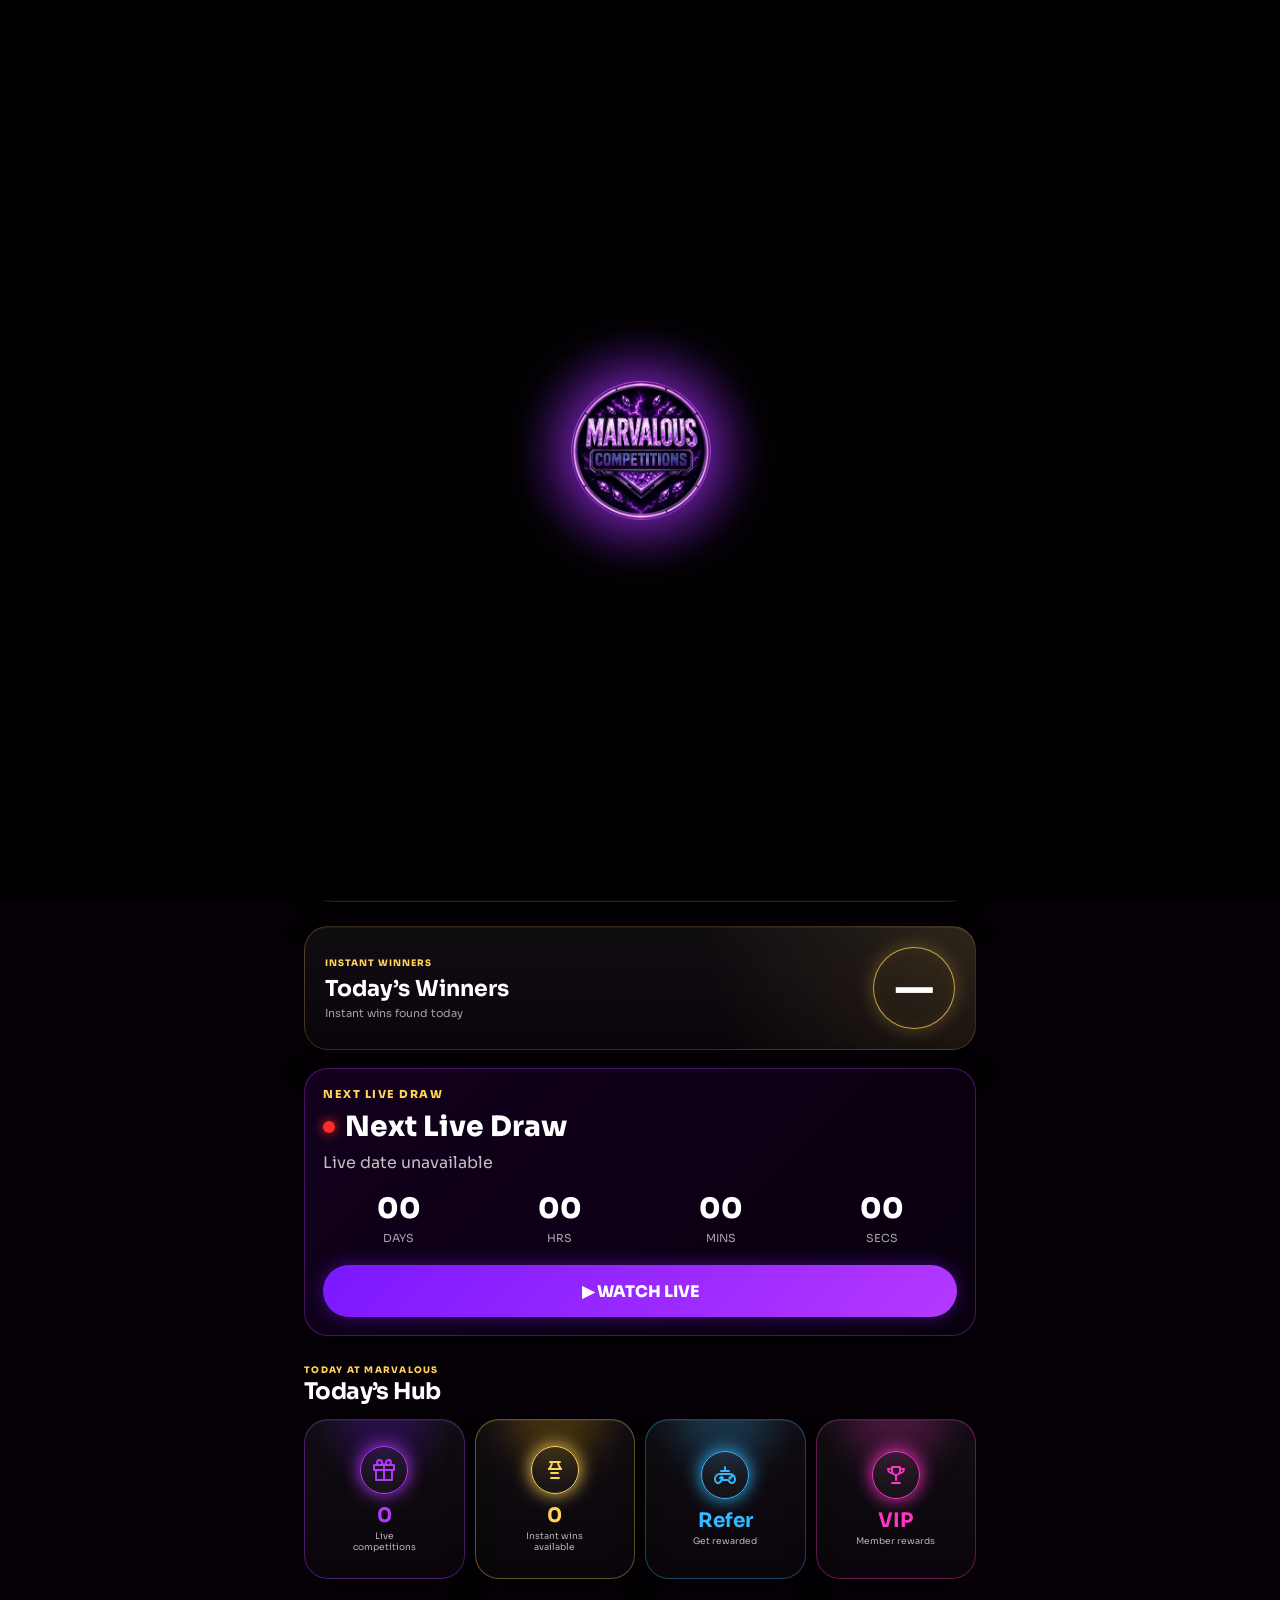
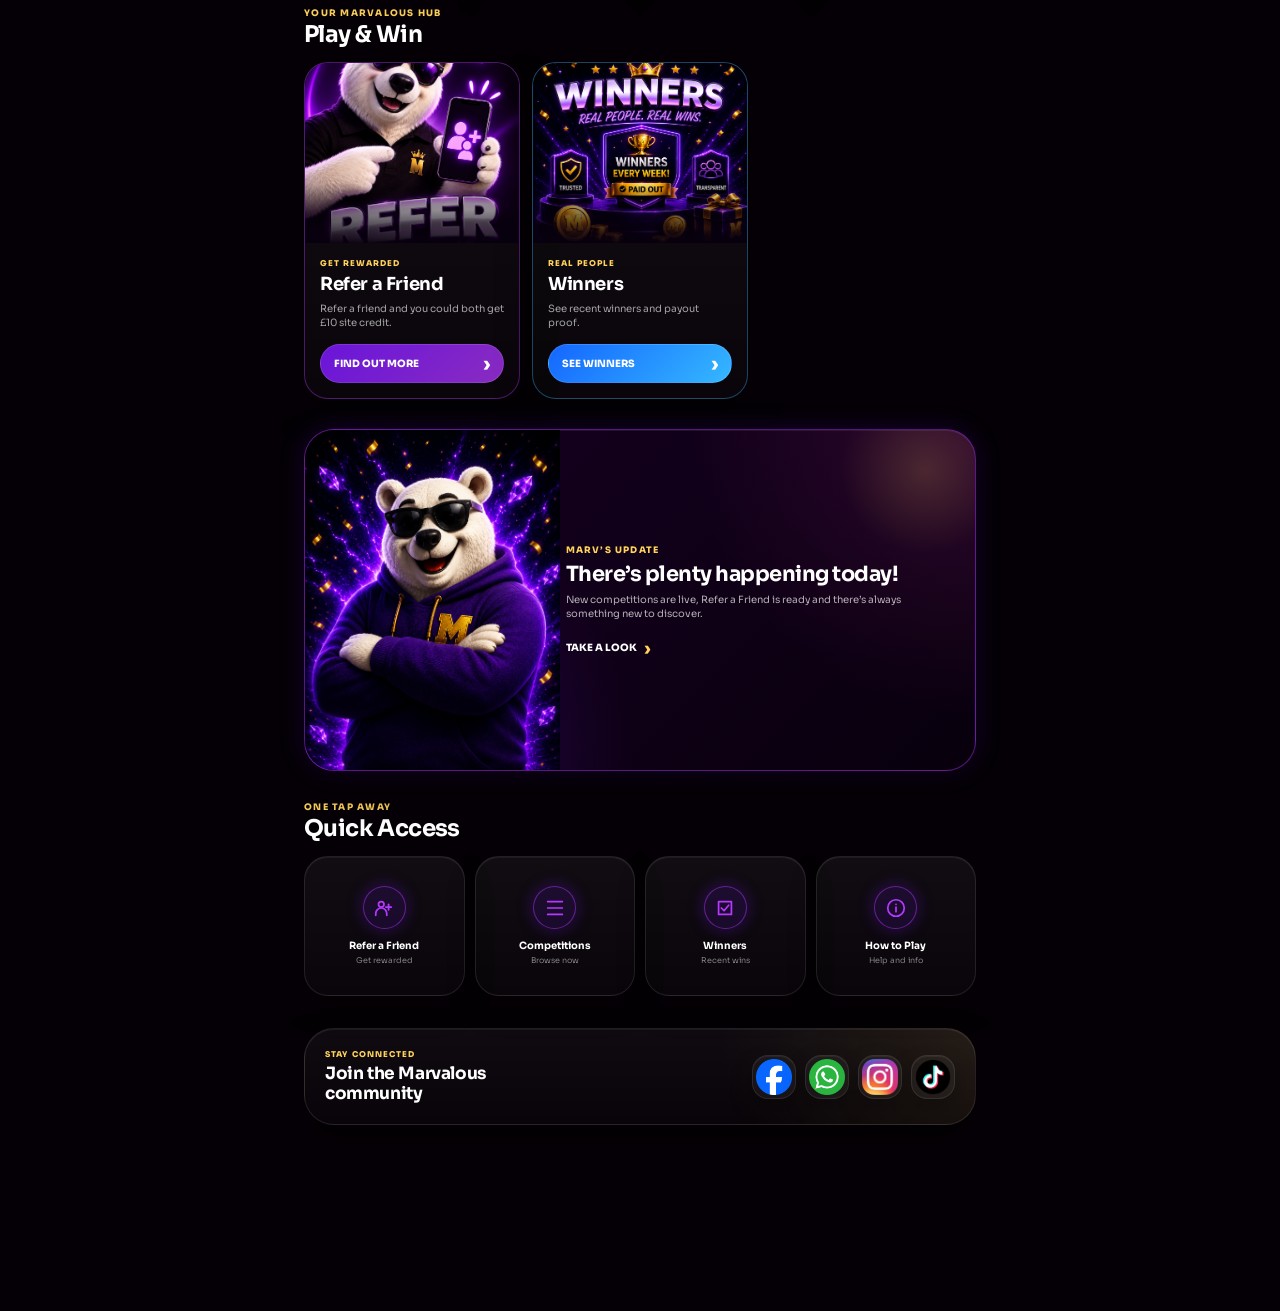
<file: index.html>
<!DOCTYPE html>
<html lang="en">
<head>
  <meta charset="UTF-8">

  <meta
    name="viewport"
    content="width=device-width, initial-scale=1.0, viewport-fit=cover"
  >

  <meta name="theme-color" content="#050006">

  <title>Marvalous Competitions</title>
  <link rel="manifest" href="manifest.json">
  <link rel="icon" href="logo.png">
  <link rel="apple-touch-icon" href="logo.png">

  <link
    href="https://fonts.googleapis.com/css2?family=Sora:wght@600;700;800&display=swap"
    rel="stylesheet"
  >
<script src="https://cdn.onesignal.com/sdks/web/v16/OneSignalSDK.page.js" defer></script>

<script>
window.OneSignalDeferred = window.OneSignalDeferred || [];

OneSignalDeferred.push(async function(OneSignal) {
  await OneSignal.init({
    appId: "53bd206e-20f6-417e-8d73-ce10ee3b1b3a",
    notifyButton: { enable: false },
    promptOptions: {
      slidedown: {
        enabled: true,
        autoPrompt: true
      }
    }
  });

  OneSignal.Notifications.addEventListener(
    "permissionChange",
    function(permission) {
      if (permission) {
        alert("You're in! Marvalous alerts are switched on 🔔");
      }
    }
  );
});
</script>
  <link rel="stylesheet" href="style.css">
</head>

<body>

  <!-- 18+ UK & NI ACCESS GATE -->
<div id="ageGate" class="age-gate" hidden>
  <div class="age-gate-card">

    <img
      src="logo.png"
      class="age-gate-logo"
      alt="Marvalous Competitions"
    >

    <h1>UK & NI ONLY · 18+</h1>

    <p>
      You must be aged 18 or over and physically located
      in the UK or Northern Ireland to continue.
    </p>

    <button
      type="button"
      class="age-confirm-button"
      onclick="confirmAgeGate()"
    >
      CONFIRM
    </button>

    <button
      type="button"
      class="age-decline-button"
      onclick="declineAgeGate()"
    >
      DECLINE
    </button>

  </div>
</div>

  <div id="splash" class="splash">
  <div class="splash-logo">
    <div class="splash-glow"></div>
    <img src="logo.png" alt="Marvalous Competitions">
    <div class="splash-shine"></div>
  </div>
</div>

<div class="background-glow background-glow-one"></div>
<div class="background-glow background-glow-two"></div>

<main class="app-shell">

    <!-- HEADER -->
    <header class="app-header">

      <a href="#" class="brand">
        <img
          src="logo.png"
          class="brand-logo"
          alt="Marvalous Competitions"
        >

        <div class="brand-copy">
          <span>WELCOME TO</span>
          <h1>Marvalous</h1>
        </div>
      </a>

      <button
  class="notification-button"
  type="button"
  aria-label="Turn on notifications"
  onclick="turnOnNotifications()"
>
        <svg viewBox="0 0 24 24" aria-hidden="true">
          <path d="M18 8a6 6 0 0 0-12 0c0 7-3 7-3 9h18c0-2-3-2-3-9"></path>
          <path d="M10 21h4"></path>
        </svg>

      </button>

    </header>


    <!-- HERO -->
    <section class="hero-slider">

      <div class="hero-slide active">

        <img
          src="hero1.png"
          class="hero-image"
          alt="Latest Marvalous competitions"
        >

        <div class="hero-shade"></div>

        <div class="hero-content">

          <span class="hero-badge">
            <i></i>
            JUST ADDED
          </span>

          <h2>
            New competitions<br>
            <strong>are live!</strong>
          </h2>

          <p>
            Amazing prizes, instant wins and low odds.
          </p>
          <div class="hero-benefits">

  <div class="hero-benefit">
    <span class="hero-benefit-icon"></span>
    <div>
   <strong id="heroInstantWins">0</strong>
<small>Instant wins</small>   
    </div>
  </div>

  <div class="hero-benefit">
    <span class="hero-benefit-icon"></span>
    <div>
      <strong>Winners</strong>
      <small>Paid weekly</small>
    </div>
  </div>

  <div class="hero-benefit">
    <span class="hero-benefit-icon">✓</span>
    <div>
      <strong>100%</strong>
      <small>Fair & secure</small>
    </div>
  </div>

          </div>

          <a
            href="https://marvalouscompetitions.co.uk/"
            class="primary-button"
          >
            View competitions

            <svg viewBox="0 0 24 24" aria-hidden="true">
              <path d="m9 18 6-6-6-6"></path>
            </svg>
          </a>

        </div>

      </div>
   
    </section>
    
<!-- LIVE COMPETITIONS -->
<section class="home-section competitions-section">

      <div class="section-heading">

        <div>
          <span class="section-kicker">AVAILABLE NOW</span>
          <h2>Live Competitions</h2>
        </div>

        <a
          href="https://marvalouscompetitions.co.uk/"
          class="view-all-link"
        >
          View all
          <span>›</span>
        </a>

      </div>

   <div class="competition-scroll" id="competitionScroll"></div>   

</section>
  <!-- INSTALL -->
<button
  id="installBtn"
  type="button"
  class="install-card"
  aria-label="Install Marvalous"
>
  <div class="install-icon">
    <svg viewBox="0 0 24 24" aria-hidden="true">
      <rect x="6" y="2" width="12" height="20" rx="2"></rect>
      <path d="M10 18h4"></path>
    </svg>
  </div>

  <div class="install-copy">
    <span>GET THE FULL EXPERIENCE</span>
    <h2>Install Marvalous</h2>
    <p>Faster access, referral rewards and important alerts.</p>
  </div>

  <span class="install-arrow" aria-hidden="true">
    ›
  </span>
</button>
    <section class="today-winners-card">

  <div class="today-winners-copy">
    <span>INSTANT WINNERS</span>
    <h2>Today’s Winners</h2>
    <p>Instant wins found today</p>
  </div>

  <div class="today-winners-number" id="todaysWinnerCount">
    0
  </div>

    </section>
    <section class="next-live-card">

  <div class="next-live-copy">
    <span class="next-live-kicker">NEXT LIVE DRAW</span>

    <div class="next-live-title">
      <span class="live-status-dot"></span>
      <h2 id="nextLiveTitle">Next Live Draw</h2>
    </div>

    <p id="nextLiveDate">Loading next live...</p>

    <div class="live-countdown-row">
      <div>
        <strong id="liveDays">00</strong>
        <span>DAYS</span>
      </div>

      <div>
        <strong id="liveHours">00</strong>
        <span>HRS</span>
      </div>

      <div>
        <strong id="liveMinutes">00</strong>
        <span>MINS</span>
      </div>

      <div>
        <strong id="liveSeconds">00</strong>
        <span>SECS</span>
      </div>
    </div>
  </div>

  <a
    id="watchLiveButton"
    href="https://www.facebook.com/MarvalousCompetitions"
    target="_blank"
    rel="noopener"
    class="watch-live-button"
  >
    ▶ WATCH LIVE
  </a>

    </section>
    <!-- TODAY'S HUB -->
    <section class="home-section">

      <div class="section-heading">
        <div>
          <span class="section-kicker">TODAY AT MARVALOUS</span>
          <h2>Today’s Hub</h2>
        </div>
      </div>

      <div class="hub-grid">

        <article class="hub-card purple-card">

          <div class="hub-icon">
            <svg viewBox="0 0 24 24" aria-hidden="true">
              <path d="M20 12v10H4V12"></path>
              <path d="M2 7h20v5H2z"></path>
              <path d="M12 7v15"></path>
              <path d="M12 7H7.5A2.5 2.5 0 1 1 10 4.5C10 6 12 7 12 7Z"></path>
              <path d="M12 7h4.5A2.5 2.5 0 1 0 14 4.5C14 6 12 7 12 7Z"></path>
            </svg>
          </div>

          <strong id="liveCompetitionCount">0</strong>
<span>Live competitions</span>

        </article>


        <article class="hub-card gold-card">

          <div class="hub-icon">
            <svg viewBox="0 0 24 24" aria-hidden="true">
              <path d="M7 4h10"></path>
              <path d="M8 20h8"></path>
              <path d="M9 4c0 3-1 5-3 7"></path>
              <path d="M15 4c0 3 1 5 3 7"></path>
              <path d="M6 11h12"></path>
              <path d="M8 15h7"></path>
            </svg>
          </div>

         <strong id="totalInstantWins">0</strong>
<span>Instant wins available</span> 

        </article>


        <article class="hub-card blue-card">

          <div class="hub-icon">
            <svg viewBox="0 0 24 24" aria-hidden="true">
              <path d="M8 8h8"></path>
              <path d="M12 4v4"></path>
              <path d="M7 11h10a5 5 0 0 1 5 5v1a3 3 0 0 1-5.2 2L15 17H9l-1.8 2A3 3 0 0 1 2 17v-1a5 5 0 0 1 5-5Z"></path>
              <path d="M7 15h3"></path>
              <path d="M8.5 13.5v3"></path>
              <circle cx="17" cy="15" r=".7"></circle>
              <circle cx="19" cy="13" r=".7"></circle>
            </svg>
          </div>

          <strong>Refer</strong>
<span>Get rewarded</span>

        </article>


        <article class="hub-card pink-card">

          <div class="hub-icon">
            <svg viewBox="0 0 24 24" aria-hidden="true">
              <path d="M8 4h8v4a4 4 0 0 1-8 0V4Z"></path>
              <path d="M6 6H4a4 4 0 0 0 4 4"></path>
              <path d="M18 6h2a4 4 0 0 1-4 4"></path>
              <path d="M12 12v5"></path>
              <path d="M8 20h8"></path>
            </svg>
          </div>

          <strong>VIP</strong>
<span>Member rewards</span>

        </article>

      </div>

    </section>


    <!-- PLAY AND WIN -->
    <section class="home-section">

      <div class="section-heading">
        <div>
          <span class="section-kicker">YOUR MARVALOUS HUB</span>
          <h2>Play & Win</h2>
        </div>
      </div>

      <div class="feature-grid">

        <a
  href="refer.html"
  class="feature-card daily-feature"
>

  <div class="feature-image">
    <img src="refer-a-friend.png" alt="Refer a Friend">
  </div>

  <div class="feature-copy">
    <span>GET REWARDED</span>
    <h3>Refer a Friend</h3>
    <p>Refer a friend and you could both get £10 site credit.</p>

    <div class="feature-link">
      Find out more
      <b>›</b>
    </div>
  </div>

        </a>

        </a>

      
        


        <a href="winners.html" class="feature-card winners-feature">

          <div class="feature-image">
            <img src="winners.png" alt="Marvalous winners">
          </div>

          <div class="feature-copy">
            <span>REAL PEOPLE</span>
            <h3>Winners</h3>
            <p>See recent winners and payout proof.</p>

            <div class="feature-link">
              See winners
              <b>›</b>
            </div>
          </div>

        </a>

      </div>

    </section>
    


    <!-- MARV UPDATE -->
    <section class="marv-update">

      <img
        src="marv-update.png"
        class="marv-update-image"
        alt="Marv"
      >

      <div class="marv-update-copy">
        <span>MARV’S UPDATE</span>

        <h2>There’s plenty happening today!</h2>

        <p>
  New competitions are live, Refer a Friend is ready and there’s
  always something new to discover.
        </p>

        <a href="https://marvalouscompetitions.co.uk/">
          Take a look
          <b>›</b>
        </a>
      </div>

    </section>


    <!-- QUICK ACCESS -->
    <section class="home-section">

      <div class="section-heading">
        <div>
          <span class="section-kicker">ONE TAP AWAY</span>
          <h2>Quick Access</h2>
        </div>
      </div>

      <div class="quick-access-grid">

        <a
  href="refer.html"
  class="quick-access-card"
>
  <div class="quick-access-icon">
    <svg viewBox="0 0 24 24" aria-hidden="true">
      <circle cx="9" cy="8" r="3"></circle>
      <path d="M3 20v-2a6 6 0 0 1 12 0v2"></path>
      <path d="M17 8v6"></path>
      <path d="M14 11h6"></path>
    </svg>
  </div>
  <strong>Refer a Friend</strong>
  <span>Get rewarded</span>
        </a>


        <a
  href="https://marvalouscompetitions.co.uk/"
  class="quick-access-card"
>
  <div class="quick-access-icon">
    <svg viewBox="0 0 24 24" aria-hidden="true">
      <path d="M4 5h16"></path>
      <path d="M4 12h16"></path>
      <path d="M4 19h16"></path>
    </svg>
  </div>

  <strong>Competitions</strong>
  <span>Browse now</span>
        </a>


        <a href="winners.html" class="quick-access-card">
          <div class="quick-access-icon">
            <svg viewBox="0 0 24 24" aria-hidden="true">
              <path d="M5 5h14v14H5z"></path>
              <path d="M8 12l3 3 5-6"></path>
            </svg>
          </div>
          <strong>Winners</strong>
          <span>Recent wins</span>
        </a>


        <button
  type="button"
  class="quick-access-card"
  onclick="openHowToPlay()"
>
          <div class="quick-access-icon">
            <svg viewBox="0 0 24 24" aria-hidden="true">
              <circle cx="12" cy="12" r="9"></circle>
              <path d="M12 11v5"></path>
              <path d="M12 8h.01"></path>
            </svg>
          </div>
          <strong>How to Play</strong>
          <span>Help and info</span>
        </button>

      </div>

    </section>


    <!-- SOCIALS -->
    <section class="social-section">

      <div>
        <span>STAY CONNECTED</span>
        <h2>Join the Marvalous community</h2>
      </div>

      <div class="social-buttons">

        <a
          href="https://www.facebook.com/MarvalousCompetitions"
          target="_blank"
          rel="noopener"
          aria-label="Facebook"
        >
          <img src="facebook.png" alt="">
        </a>

        <a
          href="https://chat.whatsapp.com/J4W4wXDzyCD4L8slmimRZp"
          target="_blank"
          rel="noopener"
          aria-label="WhatsApp"
        >
          <img src="whatsapp.png" alt="">
        </a>

        <a
          href="https://www.instagram.com/marvalous.competitions"
          target="_blank"
          rel="noopener"
          aria-label="Instagram"
        >
          <img src="instagram.png" alt="">
        </a>

     <a
  href="https://www.tiktok.com/@marvalous_competitionsuk?_r=1&_t=ZN-98jaQGIw9Xa"
  target="_blank"
  rel="noopener"
  aria-label="TikTok"
>
  <img src="tiktok.png" alt="">
     </a>   

      </div>

    </section>
<div id="iphoneInstallModal" class="how-to-play-modal">

  <div class="how-to-play-card">

    <button
      class="how-to-play-close"
      onclick="closeIphoneInstall()"
    >
      ×
    </button>

    <span class="how-to-play-kicker">IPHONE INSTALL</span>

    <h2>Add Marvalous to your Home Screen</h2>

    <div class="how-to-play-steps">

      <div class="how-to-play-step">
        <strong>1</strong>
        <div>
          <h3>Tap the Share button</h3>
<p>Tap the Share icon in Safari. It may be at the top or bottom of your screen.</p>
        </div>
      </div>

      <div class="how-to-play-step">
        <strong>2</strong>
        <div>
          <h3>Choose "Add to Home Screen"</h3>
          <p>Scroll down if you don't see it straight away.</p>
        </div>
      </div>

      <div class="how-to-play-step">
        <strong>3</strong>
        <div>
          <h3>Tap Add</h3>
          <p>Marvalous will appear on your Home Screen just like a normal app.</p>
        </div>
      </div>

    </div>

  </div>

</div>

    
  </main>


  <!-- BOTTOM NAVIGATION -->
  <nav class="bottom-nav">

    <a href="index.html" class="nav-link active">
      <svg viewBox="0 0 24 24" aria-hidden="true">
        <path d="M3 11 12 3l9 8v10h-6v-6H9v6H3Z"></path>
      </svg>
      <span>Home</span>
    </a>


   <a
  href="refer.html"
  class="nav-link"
>
  <svg viewBox="0 0 24 24" aria-hidden="true">
    <circle cx="9" cy="8" r="3"></circle>
    <path d="M3 20v-2a6 6 0 0 1 12 0v2"></path>
    <path d="M17 8v6"></path>
    <path d="M14 11h6"></path>
  </svg>
  <span>Refer</span>
   </a>


    <a
      href="https://marvalouscompetitions.co.uk/"
      class="nav-main-action"
      aria-label="Play Marvalous competitions"
    >
      <img src="logo.png" alt="Play">
      <span>Play</span>
    </a>


    <a href="winners.html" class="nav-link">
      <svg viewBox="0 0 24 24" aria-hidden="true">
        <path d="M8 4h8v4a4 4 0 0 1-8 0V4Z"></path>
        <path d="M6 6H4a4 4 0 0 0 4 4"></path>
        <path d="M18 6h2a4 4 0 0 1-4 4"></path>
        <path d="M12 12v5"></path>
        <path d="M8 20h8"></path>
      </svg>
      <span>Winners</span>
    </a>


<a
  href="#"
  class="nav-link"
  onclick="openHowToPlay(); return false;"
>
  <svg viewBox="0 0 24 24" aria-hidden="true">
    <circle cx="12" cy="12" r="9"></circle>
    <path d="M12 11v5"></path>
    <path d="M12 8h.01"></path>
  </svg>

  <span>How to Play</span>
</a>

  </nav>
<div id="howToPlayModal" class="how-to-play-modal">
  <div class="how-to-play-card">

    <button
      type="button"
      class="how-to-play-close"
      onclick="closeHowToPlay()"
      aria-label="Close"
    >
      ×
    </button>

    <span class="how-to-play-kicker">HOW MARVALOUS WORKS</span>
    <h2>How to Play</h2>

    <div class="how-to-play-steps">

      <div class="how-to-play-step">
        <strong>1</strong>
        <div>
          <h3>Choose a competition</h3>
          <p>Browse the live competitions and choose the prize you want to win.</p>
        </div>
      </div>

      <div class="how-to-play-step">
        <strong>2</strong>
        <div>
          <h3>Choose your tickets</h3>
          <p>Select how many tickets you want and complete your entry securely.</p>
        </div>
      </div>

      <div class="how-to-play-step">
        <strong>3</strong>
        <div>
          <h3>Check your instant wins</h3>
          <p>Some ticket numbers reveal instant prizes as soon as your order is complete.</p>
        </div>
      </div>

      <div class="how-to-play-step">
        <strong>4</strong>
        <div>
          <h3>Watch the live draw</h3>
          <p>When the competition closes, the winner is drawn live on our Facebook page.</p>
        </div>
      </div>

      <div class="how-to-play-step">
        <strong>5</strong>
        <div>
          <h3>Receive your prize</h3>
          <p>We contact the winner and arrange the prize or cash payment.</p>
        </div>
      </div>

    </div>

    <a
      href="https://marvalouscompetitions.co.uk/"
      class="how-to-play-button"
    >
      View competitions
    </a>

  </div>
</div>
<div id="leagueModal" class="how-to-play-modal">

</div>
  <script src="app.js?v=13"></script>

</body>
  </html>
</file>
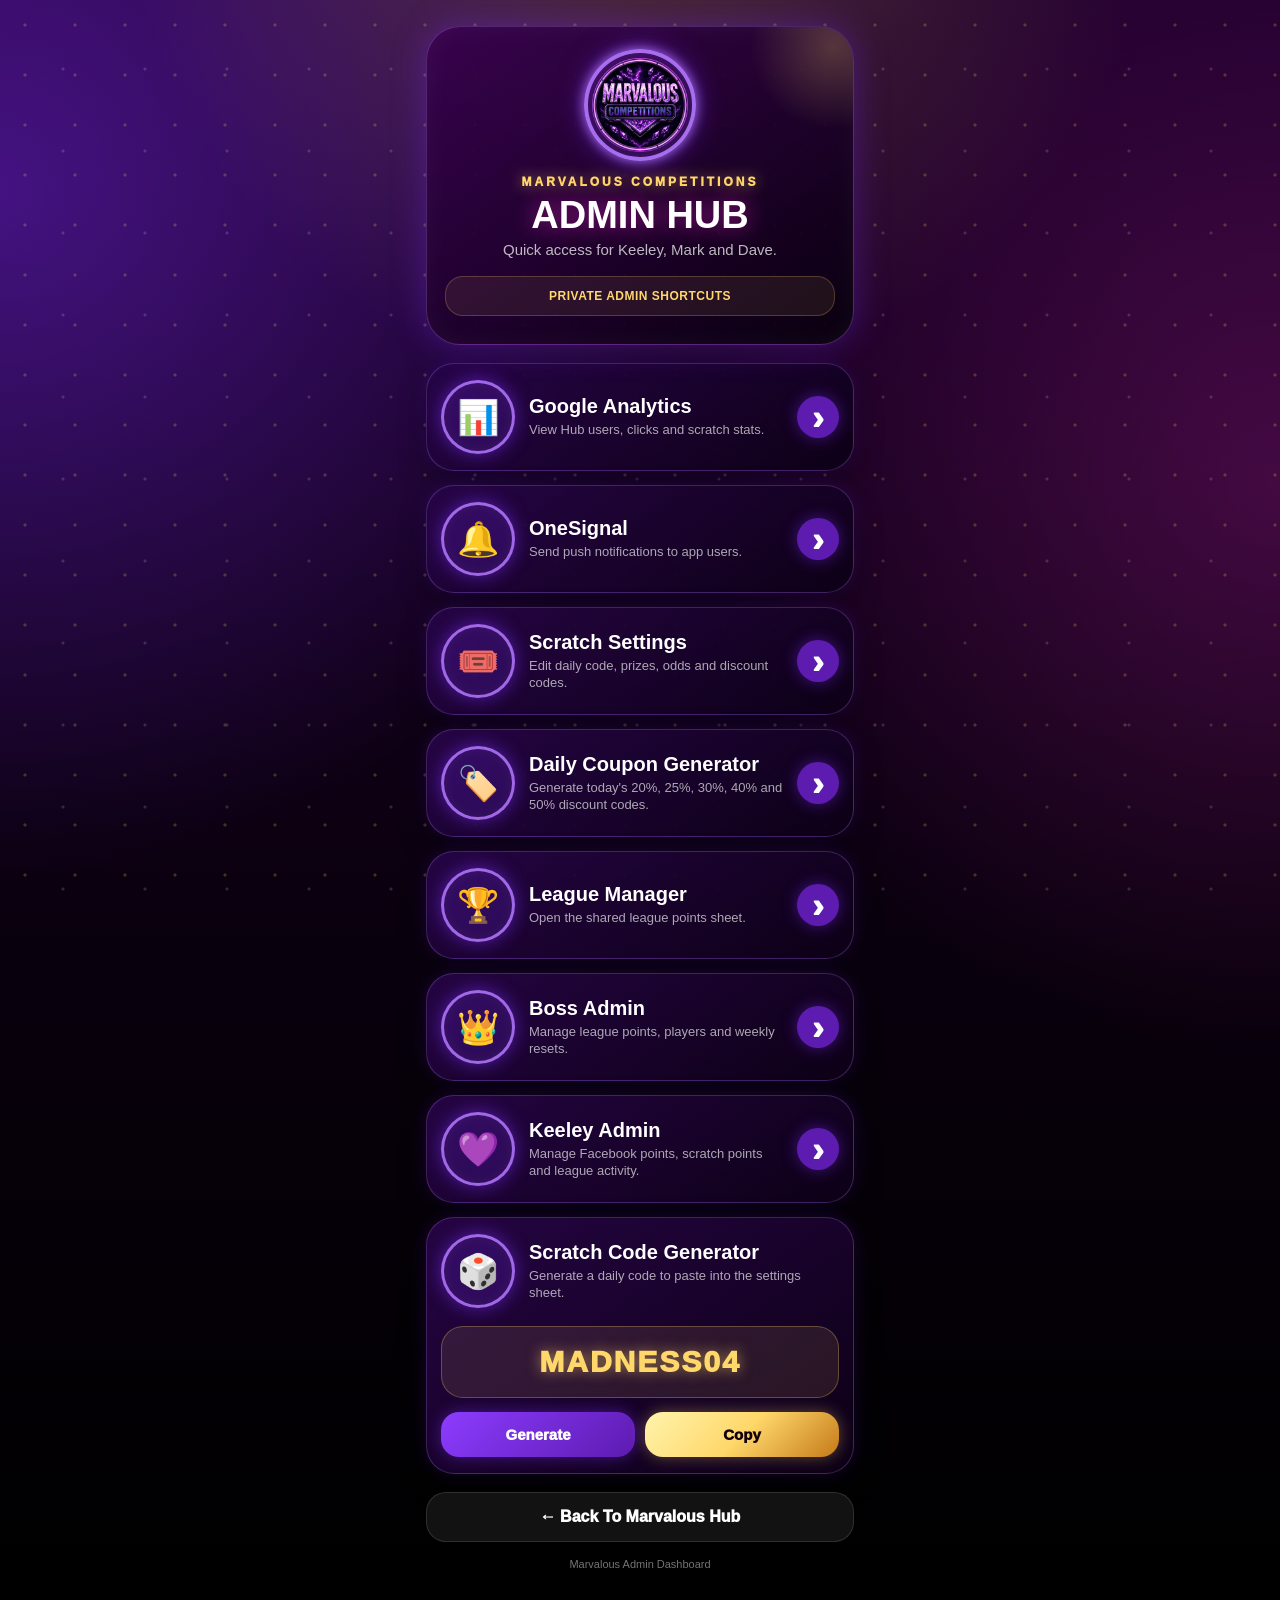
<file: admin.html>
<!DOCTYPE html>
<html lang="en">
<head>
<meta charset="UTF-8" />
<meta name="viewport" content="width=device-width, initial-scale=1.0, viewport-fit=cover" />
<meta name="theme-color" content="#120018" />
<title>Marvalous Admin Hub</title>
<link rel="icon" type="image/png" href="logo.png">
<link rel="apple-touch-icon" href="logo.png">

<style>
:root{
  --purple:#7b2cff;
  --deep:#120018;
  --dark:#050006;
  --gold:#ffd76a;
  --pink:#ff2fd6;
  --card:rgba(22,0,35,.82);
  --stroke:rgba(190,110,255,.34);
}

*{box-sizing:border-box}

body{
  margin:0;
  min-height:100vh;
  font-family:Arial,Helvetica,sans-serif;
  color:#fff;
  background:
    radial-gradient(circle at 50% -8%, rgba(255,215,106,.22), transparent 28%),
    radial-gradient(circle at 0% 12%, rgba(123,44,255,.42), transparent 36%),
    radial-gradient(circle at 100% 30%, rgba(255,47,214,.20), transparent 34%),
    linear-gradient(180deg,#21002e 0%,#09000d 60%,#000 100%);
  overflow-x:hidden;
}

body:before{
  content:"";
  position:fixed;
  inset:0;
  pointer-events:none;
  opacity:.28;
  background-image:
    radial-gradient(circle,rgba(255,215,106,.8) 0 1.2px,transparent 2px),
    radial-gradient(circle,rgba(255,255,255,.55) 0 1px,transparent 2px);
  background-size:50px 50px,82px 82px;
  background-position:0 0,22px 28px;
}

.app{
  width:min(460px,100%);
  margin:0 auto;
  min-height:100vh;
  padding:26px 16px 34px;
  position:relative;
}

.hero{
  position:relative;
  border-radius:34px;
  padding:22px 18px 24px;
  background:linear-gradient(145deg,rgba(55,0,78,.92),rgba(8,0,14,.94));
  border:1px solid var(--stroke);
  box-shadow:
    0 0 34px rgba(123,44,255,.35),
    inset 0 0 24px rgba(255,255,255,.04);
  overflow:hidden;
}

.hero:after{
  content:"";
  position:absolute;
  width:180px;
  height:180px;
  border-radius:50%;
  right:-70px;
  top:-70px;
  background:radial-gradient(circle,rgba(255,215,106,.24),transparent 65%);
}

.logo-wrap{
  width:112px;
  height:112px;
  margin:0 auto 14px;
  border-radius:50%;
  display:grid;
  place-items:center;
  background:rgba(123,44,255,.18);
  border:4px solid rgba(180,120,255,.9);
  box-shadow:
    0 0 12px rgba(180,120,255,.9),
    0 0 28px rgba(123,44,255,.55),
    inset 0 0 18px rgba(255,255,255,.06);
}

.logo-wrap img{
  width:96px;
  height:96px;
  object-fit:contain;
}

.brand{
  color:var(--gold);
  text-align:center;
  font-size:12px;
  font-weight:1000;
  letter-spacing:3px;
  text-transform:uppercase;
  text-shadow:0 0 14px rgba(255,215,106,.6);
}

h1{
  margin:8px 0 6px;
  text-align:center;
  font-size:38px;
  line-height:.95;
  text-transform:uppercase;
  text-shadow:0 0 22px rgba(255,47,214,.55);
}

.sub{
  margin:0 auto;
  max-width:320px;
  text-align:center;
  color:rgba(255,255,255,.72);
  font-size:15px;
  line-height:1.4;
}

.notice{
  margin:16px 0 4px;
  padding:12px 14px;
  border-radius:18px;
  text-align:center;
  color:#ffd76a;
  background:rgba(255,215,106,.08);
  border:1px solid rgba(255,215,106,.22);
  font-size:12px;
  font-weight:900;
  letter-spacing:.5px;
  text-transform:uppercase;
}

.links{
  margin-top:18px;
}

.admin-card{
  display:flex;
  align-items:center;
  justify-content:space-between;
  gap:14px;
  width:100%;
  margin:14px 0;
  padding:16px 14px;
  border-radius:28px;
  text-decoration:none;
  color:#fff;
  background:linear-gradient(145deg,rgba(40,5,72,.92),rgba(13,0,22,.96));
  border:1px solid rgba(180,120,255,.28);
  box-shadow:0 12px 28px rgba(0,0,0,.34),0 0 18px rgba(123,44,255,.18);
}

.admin-card:active{
  transform:scale(.98);
}

.left{
  display:flex;
  align-items:center;
  gap:14px;
  min-width:0;
}

.icon{
  width:74px;
  height:74px;
  min-width:74px;
  border-radius:50%;
  display:grid;
  place-items:center;
  font-size:34px;
  background:rgba(123,44,255,.18);
  border:3px solid rgba(180,120,255,.86);
  box-shadow:0 0 18px rgba(123,44,255,.58),inset 0 0 14px rgba(255,255,255,.05);
}

.text h2{
  margin:0 0 5px;
  font-size:20px;
  line-height:1.1;
}

.text p{
  margin:0;
  color:rgba(255,255,255,.65);
  font-size:13px;
  line-height:1.3;
}

.arrow{
  width:42px;
  height:42px;
  min-width:42px;
  border-radius:50%;
  display:grid;
  place-items:center;
  background:#5d1bb0;
  color:#fff;
  font-size:34px;
  font-weight:1000;
  box-shadow:0 0 16px rgba(123,44,255,.45);
}

.generator-card{
  display:block;
  text-align:center;
}

.generator-top{
  display:flex;
  align-items:center;
  gap:14px;
  text-align:left;
}

.code-box{
  margin:18px 0 14px;
  padding:18px;
  border-radius:22px;
  background:rgba(255,215,106,.1);
  border:1px solid rgba(255,215,106,.28);
  color:#ffd76a;
  font-size:30px;
  font-weight:1000;
  letter-spacing:2px;
  text-align:center;
  text-shadow:0 0 14px rgba(255,215,106,.55);
}

.generator-actions{
  display:grid;
  grid-template-columns:1fr 1fr;
  gap:10px;
}

.admin-action{
  border:none;
  border-radius:18px;
  padding:14px 10px;
  font-size:15px;
  font-weight:1000;
  color:#fff;
  background:linear-gradient(135deg,#8c3cff,#5d1bb0);
  box-shadow:0 0 16px rgba(123,44,255,.45);
}

.admin-action.gold{
  color:#13000d;
  background:linear-gradient(135deg,#fff4ad,#ffd76a,#c47a18);
  box-shadow:0 0 16px rgba(255,215,106,.35);
}  

.back{
  display:block;
  margin:18px auto 0;
  padding:15px 18px;
  border-radius:20px;
  text-align:center;
  text-decoration:none;
  color:#fff;
  font-weight:1000;
  background:rgba(255,255,255,.07);
  border:1px solid rgba(255,255,255,.12);
}

.footer{
  margin-top:16px;
  text-align:center;
  font-size:11px;
  color:rgba(255,255,255,.45);
}

.hidden{
  display:none!important;
}
  
</style>
</head>

<body>
<main class="app">

  <section class="hero">
    <div class="logo-wrap">
      <img src="logo.png" alt="Marvalous Competitions">
    </div>

    <div class="brand">Marvalous Competitions</div>
    <h1>Admin Hub</h1>
    <p class="sub">Quick access for Keeley, Mark and Dave.</p>

    <div class="notice">Private admin shortcuts</div>
  </section>

  <section class="links">

    <a class="admin-card" href="https://analytics.google.com" target="_blank" rel="noopener">
      <div class="left">
        <div class="icon">📊</div>
        <div class="text">
          <h2>Google Analytics</h2>
          <p>View Hub users, clicks and scratch stats.</p>
        </div>
      </div>
      <div class="arrow">›</div>
    </a>

    <a class="admin-card" href="https://app.onesignal.com" target="_blank" rel="noopener">
      <div class="left">
        <div class="icon">🔔</div>
        <div class="text">
          <h2>OneSignal</h2>
          <p>Send push notifications to app users.</p>
        </div>
      </div>
      <div class="arrow">›</div>
    </a>

    <a class="admin-card" href="https://docs.google.com/spreadsheets/d/12Qln-NwGDZ-lsJRB5ragJeIWY3hTQKc2LpcjkuvKMsQ/edit?usp=drivesdk" target="_blank" rel="noopener">
      <div class="left">
        <div class="icon">🎟️</div>
        <div class="text">
          <h2>Scratch Settings</h2>
          <p>Edit daily code, prizes, odds and discount codes.</p>
        </div>
      </div>
      <div class="arrow">›</div>
    </a>

  <a class="admin-card" href="#" onclick="openCouponGenerator();return false;">
  <div class="left">
    <div class="icon">🏷️</div>
    <div class="text">
      <h2>Daily Coupon Generator</h2>
      <p>Generate today's 20%, 25%, 30%, 40% and 50% discount codes.</p>
    </div>
  </div>
  <div class="arrow">›</div>
  </a>  

<a class="admin-card" href="https://docs.google.com/spreadsheets/d/1MuU7TZCdkgV2_j_tW_4hNzsqSell7Z-BavITG4YaH6s">
  <div class="left">
    <div class="icon">🏆</div>
    <div class="text">
      <h2>League Manager</h2>
      <p>Open the shared league points sheet.</p>
    </div>
  </div>
  <div class="arrow">›</div>
</a>

<a class="admin-card" href="bossadmin.html">
  <div class="left">
    <div class="icon">👑</div>
    <div class="text">
      <h2>Boss Admin</h2>
      <p>Manage league points, players and weekly resets.</p>
    </div>
  </div>
  <div class="arrow">›</div>
</a>    


<a class="admin-card" href="admin2.html">
  <div class="left">
    <div class="icon">💜</div>
    <div class="text">
      <h2>Keeley Admin</h2>
      <p>Manage Facebook points, scratch points and league activity.</p>
    </div>
  </div>
  <div class="arrow">›</div>
</a>    

    <div class="admin-card generator-card">
  <div class="generator-top">
    <div class="icon">🎲</div>
    <div class="text">
      <h2>Scratch Code Generator</h2>
      <p>Generate a daily code to paste into the settings sheet.</p>
    </div>
  </div>

  <div id="generatedCode" class="code-box">Press Generate</div>

  <div class="generator-actions">
    <button class="admin-action" onclick="generateScratchCode()">Generate</button>
    <button class="admin-action gold" onclick="copyScratchCode()">Copy</button>
  </div>
    </div>

    <a class="back" href="index.html">← Back To Marvalous Hub</a>

    <div class="footer">Marvalous Admin Dashboard</div>

  </section>

</main>
<script>
 function generateScratchCode(){

  const prefixes = [
  "MARV",
  "ELITE",
  "VIP",
  "WIN",
  "WINS",
  "LUCKY",
  "DRAW",
  "LIVE",
  "BONUS",
  "SCRATCH",
  "UNLOCK",
  "CASH",
  "PRIZE",
  "MEGA",
  "SUPER",
  "GOLD",
  "SILVER",
  "DIAMOND",
  "JACKPOT",
  "MYSTERY",
  "VAULT",
  "SECRET",
  "WEEKLY",
  "SUNDAY",
  "FRENZY",
  "MADNESS",
  "MAYHEM",
  "BEAR",
  "MARVALOUS",
  "ARCTIC",
  "SPIN",
  "BINGO",
  "WINNER",
  "REWARD",
  "POWER",
  "TREASURE",
  "LIGHTNING",
  "BOOST",
  "HIDDEN",
  "UNLOCKED"
];

  const prefix = prefixes[Math.floor(Math.random() * prefixes.length)];

  const today = new Date();
  const day = String(today.getDate()).padStart(2,"0");

  const code = prefix + day;

  document.getElementById("generatedCode").textContent = code;
 } 

function copyScratchCode(){
  const code = document.getElementById("generatedCode").textContent;

  if(code === "Press Generate"){
    alert("Generate a code first.");
    return;
  }

  navigator.clipboard.writeText(code).then(() => {
    alert("Code copied: " + code);
  });
}
generateScratchCode();

const couponWords = [
"MARV","VAULT","SPIN","BINGO","CASH","WINNER","MYSTERY","ELITE",
"LUCKY","PRIZE","GOLD","SILVER","BONUS","JACKPOT","DRAW","TICKET",
"INSTANT","SECRET","TREASURE","UNLOCK","QUEST","RACE","MEGA","SUPER",
"POWER","LEGEND","VIP","FORTUNE","SPARK","THUNDER","DIAMOND","CRYSTAL",
"ROCKET","STORM","BLAST","COMET","GALAXY","NOVA","TORNADO","PHANTOM",
"DRAGON","TIGER","LION","WIZARD","MAGIC","CROWN","KING","QUEEN",
"CHAMPION","VICTORY","HERO","BOOST","MONEY","BANK","SAFE","TOKEN",
"RICHES","REWARD","MILLION","SPEED","DASH","LIGHTNING",
"THRONE","EMPIRE","BOUNTY","CHEST","RUBY","EMERALD",
"SAPPHIRE","PLATINUM","TITAN","MONSTER","BEAST","WILD","RUSH",
"LUCK","GLOW","SHINE","FUSION","VORTEX","SHADOW","FIRE","ICE",
"FROST","BLAZE","VOLT","COSMIC","NEBULA","ORBIT","ASTRO","NITRO",
"TURBO","BOOSTER","SUPREME","ULTIMATE","PREMIUM","EXCLUSIVE",
"REVEAL","UNLOCKED","MYSTIC","ENIGMA","PULSE","HAVEN","FORTRESS",
"CASTLE","KINGDOM","RAIDER","HUNTER","EXPLORER","VOYAGE","QUESTOR"
];

function openCouponGenerator(){
  document.getElementById("couponModal").classList.remove("hidden");
}

function closeCouponGenerator(){
  document.getElementById("couponModal").classList.add("hidden");
}

function generateCoupons(){

  let words = [...couponWords]
    .sort(() => Math.random() - 0.5)
    .slice(0,5);

  let output =
`${words[0]}20
${words[1]}25
${words[2]}30
${words[3]}40
${words[4]}50`;

  document.getElementById("couponOutput").value = output;
}

function copyCoupons(){

  navigator.clipboard.writeText(
    document.getElementById("couponOutput").value
  );

  alert("Codes copied to clipboard");
}
  
</script>

<div id="couponModal" class="hidden" style="position:fixed;inset:0;background:rgba(0,0,0,.85);padding:20px;z-index:9999;overflow:auto;">

  <div class="card" style="max-width:520px;margin:40px auto;">

    <h2>🏷️ Daily Coupon Generator</h2>

    <textarea id="couponOutput"
      style="width:100%;height:220px;padding:12px;border-radius:14px;background:#0b0014;color:white;border:1px solid rgba(190,130,255,.45);"></textarea>

    <button onclick="generateCoupons()">
      Generate Codes
    </button>

    <button class="green" onclick="copyCoupons()">
      Copy All Codes
    </button>

    <button class="red" onclick="closeCouponGenerator()">
      Close
    </button>

  </div>

</div>

  
</body>
  </html>
</file>
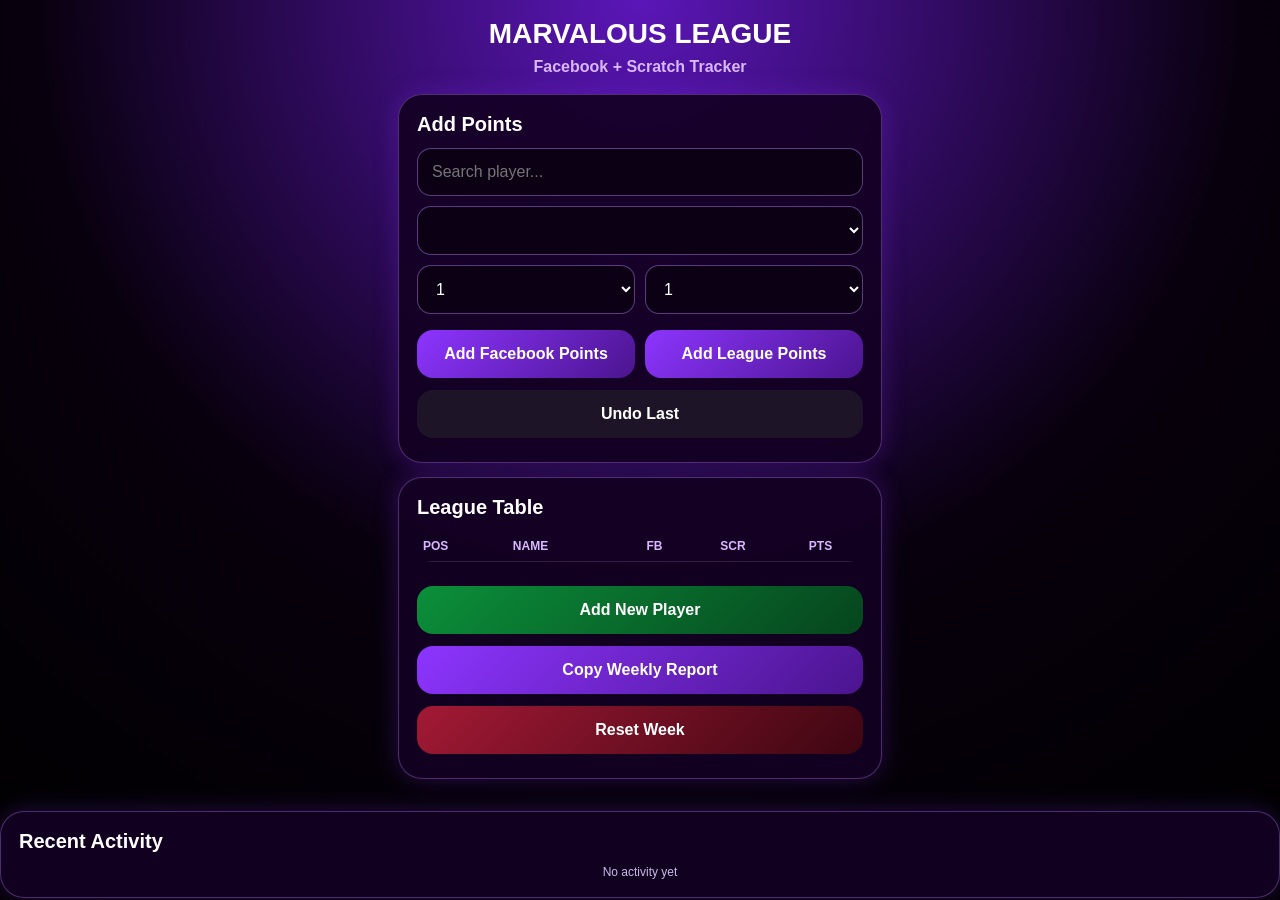
<file: admin2.html>
<!DOCTYPE html>
<html lang="en">
<head>
<meta charset="UTF-8">
<meta name="viewport" content="width=device-width, initial-scale=1.0">
<title>Marvalous Admin 2</title>

<style>
*{box-sizing:border-box}
body{
  margin:0;
  font-family:Arial,Helvetica,sans-serif;
  color:white;
  background:radial-gradient(circle at top,#5b16b8,#08000d 55%,#000);
  min-height:100vh;
}
.app{
  width:min(520px,100%);
  margin:0 auto;
  padding:18px;
}
.card{
  background:rgba(20,0,35,.92);
  border:1px solid rgba(190,130,255,.35);
  border-radius:24px;
  padding:18px;
  margin-bottom:14px;
  box-shadow:0 0 25px rgba(140,50,255,.25);
}
h1{
  margin:0;
  font-size:28px;
  text-align:center;
  text-transform:uppercase;
}
h2{
  margin:0 0 12px;
  font-size:20px;
}
.sub{
  text-align:center;
  color:#d9b8ff;
  font-weight:bold;
  margin:8px 0 18px;
}
input,select{
  width:100%;
  padding:14px;
  border-radius:14px;
  border:1px solid rgba(190,130,255,.45);
  background:#0b0014;
  color:white;
  font-size:16px;
  margin-bottom:10px;
}
button{
  width:100%;
  padding:15px;
  border:0;
  border-radius:16px;
  color:white;
  font-weight:900;
  font-size:16px;
  margin:6px 0;
  background:linear-gradient(135deg,#8d35ff,#4b148f);
}
.row{
  display:grid;
  grid-template-columns:1fr 1fr;
  gap:10px;
}
.green{background:linear-gradient(135deg,#0b8f3a,#06451d)}
.pink{background:linear-gradient(135deg,#d02282,#5d0733)}
.red{background:linear-gradient(135deg,#a31935,#3d0611)}
.grey{background:#1d1427}
table{
  width:100%;
  border-collapse:collapse;
  overflow:hidden;
  border-radius:16px;
}
th,td{
  padding:8px 6px;
  border-bottom:1px solid rgba(255,255,255,.12);
  text-align:left;
}
th{
  color:#d9b8ff;
  font-size:12px;
  text-transform:uppercase;
}
td{
  font-size:14px;
}
.num{text-align:center}
.total{
  font-size:16px;
  font-weight:900;
  color:#e4b1ff;
}
.hidden{display:none}
.small{
  font-size:12px;
  color:#cbb8e9;
  text-align:center;
}

.log-entry{
  padding:10px;
  margin-bottom:8px;
  border-radius:12px;
  background:rgba(255,255,255,.05);
  border:1px solid rgba(255,255,255,.08);
}

.log-time{
  font-size:11px;
  color:#c9b7ea;
}

.log-points{
  float:right;
  font-weight:900;
  color:#e4b1ff;
}

.badge{
  display:inline-block;
  padding:4px 8px;
  border-radius:999px;
  font-size:11px;
  background:#341152;
  color:#dcb6ff;
}
</style>
</head>

<body>
<div class="app">

  <div id="loginBox" class="card">
    <h1>Admin 2</h1>
    <div class="sub">Private League Tracker</div>

    <input id="password" type="password" placeholder="Password">
    <button onclick="login()">Open Tracker</button>

    <p class="small">Password: marvleague2026</p>
  </div>

  <div id="tracker" class="hidden">
    <h1>Marvalous League</h1>
    <div class="sub">Facebook + Scratch Tracker</div>

    <div class="card">
      <h2>Add Points</h2>

      <input id="search" placeholder="Search player..." oninput="fillPlayers()">

      <select id="player"></select>

   <div class="row">

  <div>
    <select id="fbPoints">
      <option value="1">1</option>
      <option value="2">2</option>
      <option value="3">3</option>
      <option value="4">4</option>
      <option value="5">5</option>
      <option value="6">6</option>
      <option value="7">7</option>
      <option value="8">8</option>
      <option value="9">9</option>
      <option value="10">10</option>
    </select>

    <button onclick="applyFB()">Add Facebook Points</button>
  </div>

  <div>
    <select id="scratchPoints">
      <option value="1">1</option>
      <option value="2">2</option>
      <option value="3">3</option>
      <option value="4">4</option>
      <option value="5">5</option>
      <option value="6">6</option>
      <option value="7">7</option>
      <option value="8">8</option>
      <option value="9">9</option>
      <option value="10">10</option>
    </select>

    <button onclick="applyScratch()">Add League Points</button>
  </div>

   </div>
      <button class="grey" onclick="undoLast()">Undo Last</button>
    </div>
    <div class="card">
      <h2>League Table</h2>

      <table>
        <thead>
          <tr>
            <th>Pos</th>
            <th>Name</th>
            <th class="num">FB</th>
            <th class="num">SCR</th>
            <th class="num">PTS</th>
          </tr>
        </thead>

        <tbody id="tableBody"></tbody>

      </table>

      <br>

      <button class="green" onclick="openAddPlayer()">Add New Player</button>
      <button onclick="copyWeeklyReport()">Copy Weekly Report</button>
      <button class="red" onclick="resetWeek()">Reset Week</button>

    </div>
  </div>
</div>
<div class="card">
  <h2>Recent Activity</h2>
  <div id="activityLog">
    <div class="small">No activity yet</div>
  </div>
</div>

  
<div id="playerModal" class="card hidden" style="position:fixed;left:10px;right:10px;top:50%;transform:translateY(-50%);z-index:999">

  <h2>Add Player</h2>

  <input id="newPlayerName" placeholder="Player Name">

  <button class="green" onclick="savePlayer()">Save Player</button>

  <button onclick="closeAddPlayer()">Cancel</button>

</div>

<script>

const PASSWORD="marvleague2026";
const STORAGE_KEY="marvalous_admin2_local";
const API_URL="https://script.google.com/macros/s/AKfycbyNm7tljoatEHdiWuYm1zT1CaXyfuI2hay4bcc3pX21eFFZZcvmMs8Mm2K48V_Ftucc/exec";

let lastAction=null;
let data={players:[]};

function getLocal(){
  return JSON.parse(localStorage.getItem(STORAGE_KEY) || "{}");
}

function saveLocal(local){
  localStorage.setItem(STORAGE_KEY,JSON.stringify(local));
}

async function loadFromSheet(){
  try{
    const response=await fetch(API_URL+"?action=getPlayers&t="+Date.now());
    const result=await response.json();

    if(result.success){
      const local=getLocal();

      data.players=result.players
      .filter(x=>x.active)
      .map(player=>({
        name:player.name,
        points:Number(player.points || 0),
        fb:local[player.name]?.fb || 0,
        scratch:local[player.name]?.scratch || 0
      }));

      fillPlayers();
      renderTable();
      renderActivity();
    }
  }catch(error){
    console.error(error);
    alert("Could not load players from Google Sheet");
  }
}

function login(){
  if(document.getElementById("password").value!==PASSWORD){
    alert("Wrong Password");
    return;
  }

  document.getElementById("loginBox").classList.add("hidden");
  document.getElementById("tracker").classList.remove("hidden");

  loadFromSheet();
}

function fillPlayers(){
  let search=document.getElementById("search").value.toLowerCase();
  let select=document.getElementById("player");

  select.innerHTML="";

  data.players
  .filter(x=>x.name.toLowerCase().includes(search))
  .forEach(player=>{
    let option=document.createElement("option");
    option.value=player.name;
    option.textContent=player.name;
    select.appendChild(option);
  });
}

async function addPoints(type,points,customReason){
  let selected=document.getElementById("player").value;

  if(!selected){
    alert("Choose a player first");
    return;
  }

  let reason = customReason || (type==="fb" ? "Facebook +1" : "Scratch +" + points);

  try{
    await fetch(
      API_URL+
      "?action=addPoints"+
      "&name="+encodeURIComponent(selected)+
      "&points="+points+
      "&reason="+encodeURIComponent(reason)+
"&admin="+encodeURIComponent("Admin 2")+
"&t="+Date.now()
    );

    let local=getLocal();

    if(!local[selected]) local[selected]={fb:0,scratch:0};
    local[selected][type]+=points;

    if(!local.activity) local.activity=[];

    let entry={
      name:selected,
      type:type,
      points:points,
      reason:reason,
      time:new Date().toLocaleString()
    };

    local.activity.unshift(entry);
    saveLocal(local);

    let player=data.players.find(x=>x.name===selected);
    if(player){
      player[type]+=points;
      player.points+=points;
    }

    lastAction=entry;

    renderTable();
    renderActivity();
    await loadFromSheet();

  }catch(error){
    console.error(error);
    alert("Could not update Google Sheet");
  }
}
function applyFB(){
  const points = Number(document.getElementById("fbPoints").value);
  addPoints("fb", points, "Facebook +" + points);
}

function applyScratch(){
  const points = Number(document.getElementById("scratchPoints").value);
  addPoints("scratch", points, "League +" + points);
}
      
async function subtractPoints(type,points){
  let selected=document.getElementById("player").value;

  if(!selected){
    alert("Choose a player first");
    return;
  }

  try{
    await fetch(
      API_URL+
      "?action=removePoints"+
      "&name="+encodeURIComponent(selected)+
      "&points="+points+
      "&t="+Date.now()
    );

    let local=getLocal();

    if(local[selected]){
      local[selected][type]-=points;
      if(local[selected][type]<0){
        local[selected][type]=0;
      }
      saveLocal(local);
    }

    await loadFromSheet();

  }catch(error){
    console.error(error);
    alert("Could not remove points from Google Sheet");
  }
}
  
async function undoLast(){
  if(!lastAction){
    alert("Nothing to undo");
    return;
  }

  await removeEntry(lastAction);

  let local=getLocal();
  if(local.activity){
    local.activity=local.activity.filter(x=>x.time!==lastAction.time);
    saveLocal(local);
  }

  lastAction=null;

  await loadFromSheet();
}

function renderTable(){
  let body=document.getElementById("tableBody");
  body.innerHTML="";

  data.players
  .sort((a,b)=>b.points-a.points)
  .forEach((player,index)=>{
    let row=document.createElement("tr");

    let pos=index+1;
    if(pos===1) pos="🥇";
    if(pos===2) pos="🥈";
    if(pos===3) pos="🥉";

    row.innerHTML=`
      <td class="num">${pos}</td>
      <td>${player.name}</td>
      <td class="num">${player.fb}</td>
      <td class="num">${player.scratch}</td>
      <td class="num total">${player.points}</td>
    `;

    body.appendChild(row);
  });
}

function renderActivity(){
  let log=document.getElementById("activityLog");
  if(!log) return;

  let local=getLocal();
  let activity=local.activity || [];

  log.innerHTML="";

  if(activity.length===0){
    log.innerHTML='<div class="small">No activity yet</div>';
    return;
  }

  activity.slice(0,20).forEach((entry,index)=>{
    let div=document.createElement("div");
    div.className="log-entry";

    div.innerHTML=`
      <div>
        <span class="badge">${entry.name}</span>
        <span class="log-points">+${entry.points}</span>
      </div>
      <div>${entry.reason}</div>
      <div class="log-time">${entry.time}</div>
      <button class="red" onclick="removeActivity(${index})">Remove</button>
    `;

    log.appendChild(div);
  });
}

async function removeEntry(entry){
  await fetch(
    API_URL+
    "?action=removePoints"+
    "&name="+encodeURIComponent(entry.name)+
    "&points="+entry.points+
    "&t="+Date.now()
  );

  let local=getLocal();

  if(local[entry.name]){
    local[entry.name][entry.type]-=entry.points;
    if(local[entry.name][entry.type]<0){
      local[entry.name][entry.type]=0;
    }
  }

  saveLocal(local);
}

async function removeActivity(index){
  let local=getLocal();
  let activity=local.activity || [];
  let entry=activity[index];

  if(!entry) return;

  if(!confirm("Remove this points entry?")) return;

  try{
    await removeEntry(entry);

    activity.splice(index,1);
    local.activity=activity;
    saveLocal(local);

    await loadFromSheet();

  }catch(error){
    console.error(error);
    alert("Could not remove points from Google Sheet");
  }
}

function openAddPlayer(){
  document.getElementById("playerModal").classList.remove("hidden");
}

function closeAddPlayer(){
  document.getElementById("playerModal").classList.add("hidden");
}

async function savePlayer(){
  let name=document.getElementById("newPlayerName").value.trim();

  if(!name){
    alert("Add a player name");
    return;
  }

  try{
    await fetch(
      API_URL+
      "?action=addPlayer"+
      "&name="+encodeURIComponent(name)+
      "&t="+Date.now()
    );

    document.getElementById("newPlayerName").value="";
    closeAddPlayer();
    await loadFromSheet();

  }catch(error){
    console.error(error);
    alert("Could not add player to Google Sheet");
  }
}

async function resetWeek(){
  if(!confirm("This will reset the Google Sheet points to zero. Are you sure?")){
    return;
  }

  try{
    await fetch(API_URL+"?action=resetWeek&t="+Date.now());
    localStorage.removeItem(STORAGE_KEY);
    lastAction=null;
    await loadFromSheet();
  }catch(error){
    console.error(error);
    alert("Could not reset Google Sheet");
  }
}

function copyWeeklyReport(){
  let report="WEEKLY LEAGUE POINTS\n\n";

  data.players
  .sort((a,b)=>b.points-a.points)
  .forEach(player=>{
    report += player.name + "\n";
    report += "Facebook Points: " + player.fb + "\n";
    report += "App/Scratch Points: " + player.scratch + "\n";
    report += "Total: " + player.points + "\n\n";
  });

  navigator.clipboard.writeText(report).then(()=>{
    alert("Weekly report copied");
  });
}

document.getElementById("loginBox").classList.add("hidden");
document.getElementById("tracker").classList.remove("hidden");

loadFromSheet();

</script>  

  
        
</body>
</html>
</file>
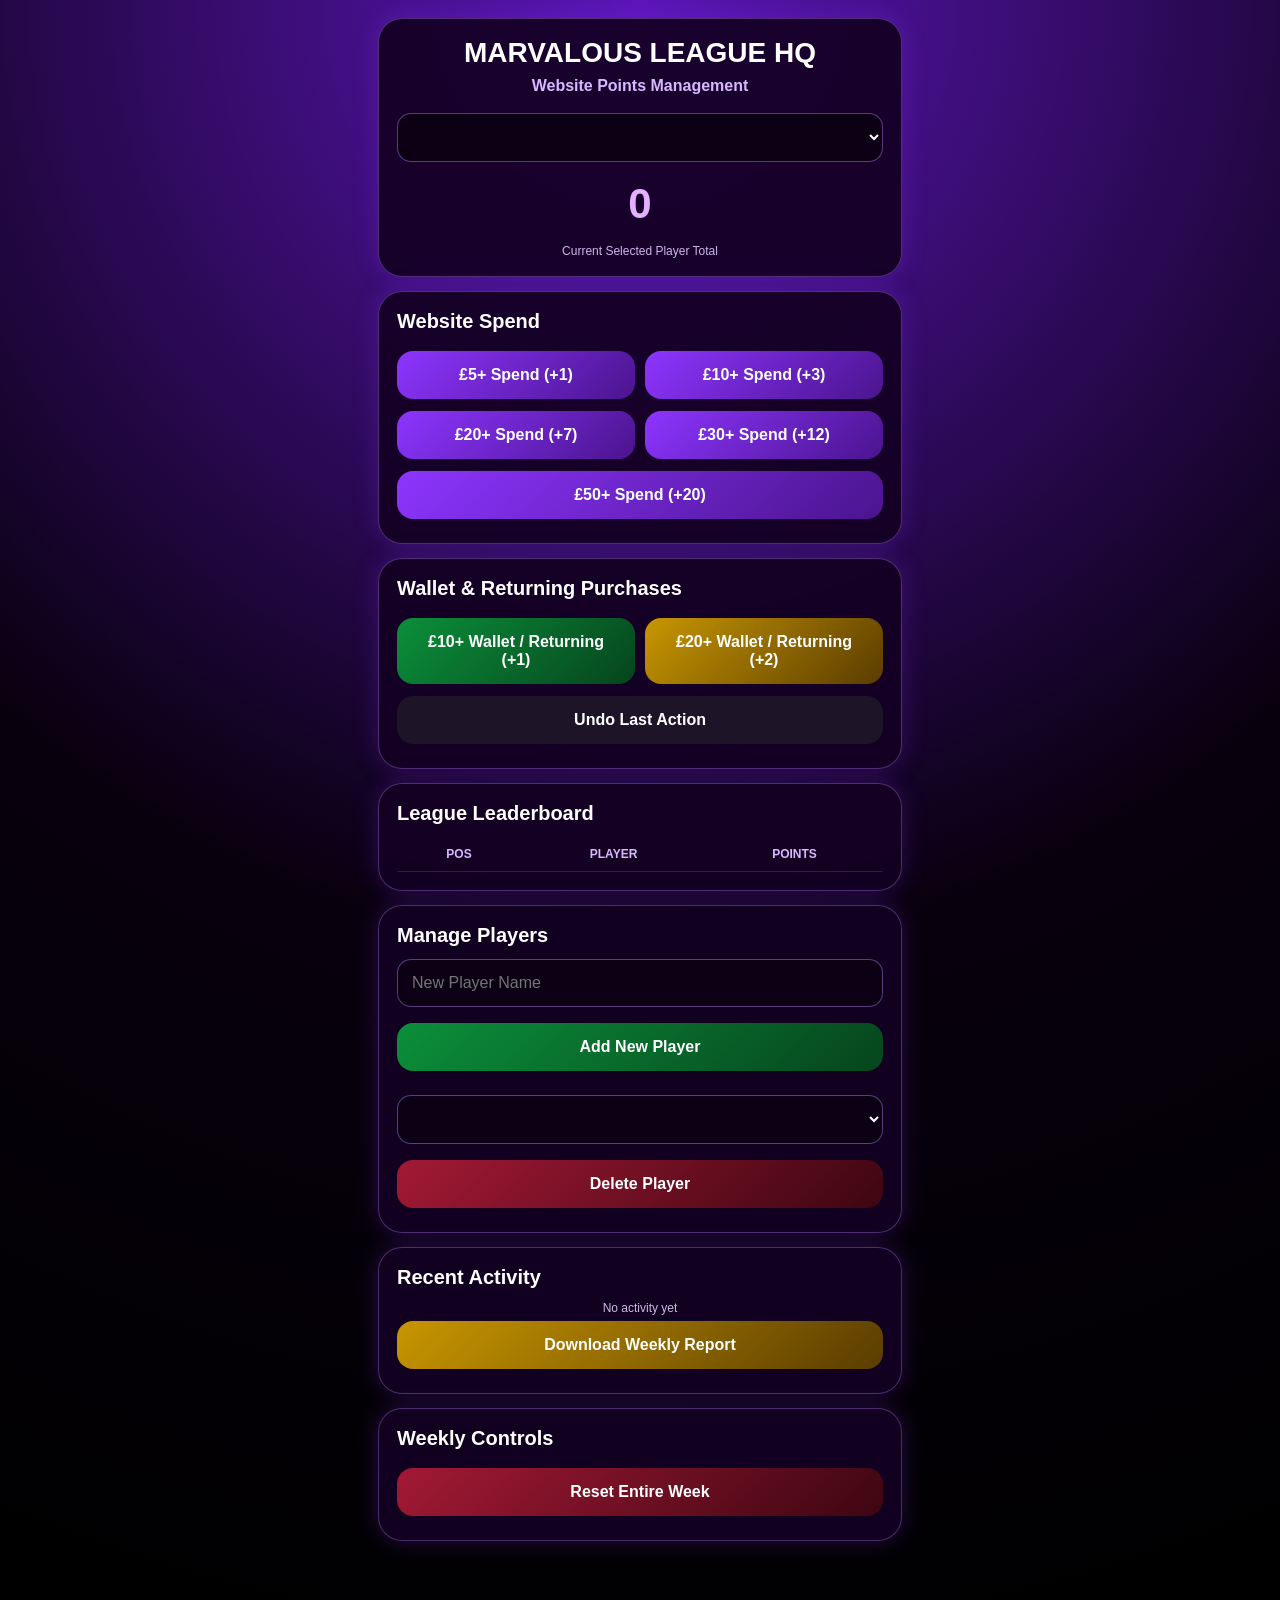
<file: bossadmin.html>
<!DOCTYPE html>
<html lang="en">
<head>
<meta charset="UTF-8">
<meta name="viewport" content="width=device-width, initial-scale=1.0">
<title>Marvalous League HQ</title>

<style>
*{box-sizing:border-box}

body{
  margin:0;
  min-height:100vh;
  font-family:Arial,Helvetica,sans-serif;
  color:white;
  background:radial-gradient(circle at top,#5b16b8,#08000d 55%,#000);
}

.app{
  width:min(560px,100%);
  margin:0 auto;
  padding:18px;
}

.card{
  background:rgba(20,0,35,.92);
  border:1px solid rgba(190,130,255,.35);
  border-radius:24px;
  padding:18px;
  margin-bottom:14px;
  box-shadow:0 0 25px rgba(140,50,255,.25);
}

h1{
  margin:0;
  text-align:center;
  font-size:28px;
  text-transform:uppercase;
}

h2{
  margin:0 0 12px;
  font-size:20px;
}

.sub{
  text-align:center;
  color:#d9b8ff;
  font-weight:bold;
  margin:8px 0 18px;
}

input,select,textarea{
  width:100%;
  padding:14px;
  border-radius:14px;
  border:1px solid rgba(190,130,255,.45);
  background:#0b0014;
  color:white;
  font-size:16px;
  margin-bottom:10px;
}

textarea{
  min-height:80px;
  resize:vertical;
}

button{
  width:100%;
  padding:15px;
  border:0;
  border-radius:16px;
  color:white;
  font-weight:900;
  font-size:16px;
  margin:6px 0;
  background:linear-gradient(135deg,#8d35ff,#4b148f);
}

button:active{
  transform:scale(.98);
}

.row{
  display:grid;
  grid-template-columns:1fr 1fr;
  gap:10px;
}

.green{
  background:linear-gradient(135deg,#0b8f3a,#06451d);
}

.gold{
  background:linear-gradient(135deg,#c89600,#5a3d00);
}

.red{
  background:linear-gradient(135deg,#a31935,#3d0611);
}

.grey{
  background:#1d1427;
}

.orange{
  background:linear-gradient(135deg,#c35400,#5a2200);
}

.pink{
  background:linear-gradient(135deg,#d02282,#5d0733);
}

.big-total{
  text-align:center;
  font-size:42px;
  font-weight:900;
  color:#e4b1ff;
  margin:8px 0 16px;
}

.small{
  font-size:12px;
  color:#cbb8e9;
  text-align:center;
}

.hidden{
  display:none!important;
}

table{
  width:100%;
  border-collapse:collapse;
}

th,td{
  padding:10px;
  border-bottom:1px solid rgba(255,255,255,.12);
}

th{
  color:#d9b8ff;
  font-size:12px;
  text-transform:uppercase;
}

.num{
  text-align:center;
}

.total{
  color:#e4b1ff;
  font-weight:900;
}

.log-entry{
  padding:10px;
  margin-bottom:8px;
  border-radius:12px;
  background:rgba(255,255,255,.05);
  border:1px solid rgba(255,255,255,.08);
}

.log-time{
  font-size:11px;
  color:#c9b7ea;
}

.log-points{
  float:right;
  font-weight:900;
  color:#e4b1ff;
}

.badge{
  display:inline-block;
  padding:4px 8px;
  border-radius:999px;
  font-size:11px;
  background:#341152;
  color:#dcb6ff;
}

.footer-space{
  height:40px;
}
</style>
</head>

<body>

<div class="app">

<div class="card">
<h1>Marvalous League HQ</h1>
<div class="sub">Website Points Management</div>

<select id="playerSelect"></select>

<div class="big-total" id="currentTotal">
0
</div>

<div class="small">
Current Selected Player Total
</div>
</div>

<div class="card">
<h2>Website Spend</h2>

<div class="row">
<button onclick="addPoints(1,'£5+ Spend')">
£5+ Spend (+1)
</button>

<button onclick="addPoints(3,'£10+ Spend')">
£10+ Spend (+3)
</button>
</div>

<div class="row">
<button onclick="addPoints(7,'£20+ Spend')">
£20+ Spend (+7)
</button>

<button onclick="addPoints(12,'£30+ Spend')">
£30+ Spend (+12)
</button>
</div>

<button onclick="addPoints(20,'£50+ Spend')">
£50+ Spend (+20)
</button>

</div>
  
<div class="card">
<h2>Wallet & Returning Purchases</h2>

<div class="row">

<button class="green"
onclick="addPoints(1,'£10+ Wallet Top-Up / Returning Purchase')">
£10+ Wallet / Returning (+1)
</button>

<button class="gold"
onclick="addPoints(2,'£20+ Wallet Top-Up / Returning Purchase')">
£20+ Wallet / Returning (+2)
</button>

</div>

<button class="grey"
onclick="undoLast()">
Undo Last Action
</button>

</div>
  
<div class="card">

<h2>League Leaderboard</h2>

<table>

<thead>
<tr>
<th>Pos</th>
<th>Player</th>
<th class="num">Points</th>
</tr>
</thead>

<tbody id="leaderboard"></tbody>

</table>

</div>

<div class="card">

<h2>Manage Players</h2>

<input id="newPlayerName"
placeholder="New Player Name">

<button class="green"
onclick="addPlayer()">
Add New Player
</button>

<br><br>

<select id="removePlayer"></select>

<button class="red"
onclick="removePlayer()">
Delete Player
</button>

</div>

<div class="card">

<h2>Recent Activity</h2>

<div id="activityLog">

<div class="small">
No activity yet
</div>

</div>

<button class="gold" onclick="downloadWeeklyReport()">
Download Weekly Report
</button>

</div>

<div class="card">

<h2>Weekly Controls</h2>

<button class="red"
onclick="resetWeek()">
Reset Entire Week
</button>

</div>

<div class="footer-space"></div>

</div>

<script>

const API_URL = "https://script.google.com/macros/s/AKfycbyNm7tljoatEHdiWuYm1zT1CaXyfuI2hay4bcc3pX21eFFZZcvmMs8Mm2K48V_Ftucc/exec";

let lastAction=null;

let data = {
players: [],
activity: []
};

loadFromSheet();

function save(){
/* Google Sheet handles saving now */
}


async function loadFromSheet(){

try{

const response = await fetch(
API_URL + "?action=getPlayers"
);

const result = await response.json();

if(result.success){

data.players = result.players
.filter(x => x.active);

render();

}

}catch(error){

console.error(error);
alert("Could not load players from Google Sheet");

}

}  
function populatePlayers(){

let select=document.getElementById("playerSelect");
let remove=document.getElementById("removePlayer");

select.innerHTML="";
remove.innerHTML="";

data.players
.filter(x=>x.active)
.forEach(player=>{

let option=document.createElement("option");
option.value=player.name;
option.textContent=player.name;

select.appendChild(option);

let option2=document.createElement("option");
option2.value=player.name;
option2.textContent=player.name;

remove.appendChild(option2);

});

updateCurrentPlayer();

}

function updateCurrentPlayer(){

let selected=
document.getElementById("playerSelect").value;

let player=
data.players.find(
x=>x.name===selected
);

document.getElementById(
"currentTotal"
).textContent=
player ? player.points : 0;

}

document.addEventListener(
"change",
function(e){

if(e.target.id==="playerSelect"){
updateCurrentPlayer();
}

}
);


async function addPoints(points,reason){

let selected=
document.getElementById("playerSelect").value;

if(!selected){
alert("Select a player first");
return;
}
await fetch(
API_URL +
"?action=addPoints" +
"&name=" + encodeURIComponent(selected) +
"&points=" + points +
"&reason=" + encodeURIComponent(reason)
);

let player=
data.players.find(
x=>x.name===selected
);

player.points+=points;

let entry={
name:selected,
points:points,
reason:reason,
time:new Date().toLocaleString()
};

data.activity.unshift(entry);

lastAction=entry;

save();
render();
document.getElementById("playerSelect").value=selected;
updateCurrentPlayer();

}

function undoLast(){

if(!lastAction){
alert("Nothing to undo");
return;
}

let player=
data.players.find(
x=>x.name===lastAction.name
);

if(player){
player.points-=lastAction.points;
if(player.points<0){
player.points=0;
}
}

data.activity.shift();

lastAction=null;

save();
render();

}

async function addPlayer(){

let name=
document.getElementById("newPlayerName").value.trim();

if(!name){
alert("Enter a player name");
return;
}
await fetch(
API_URL +
"?action=addPlayer" +
"&name=" + encodeURIComponent(name) +
"&t=" + Date.now()
);

let exists=
data.players.some(
x=>x.name.toLowerCase()===name.toLowerCase()
);

if(exists){
alert("This player already exists");
return;
}

data.players.push({
name:name,
points:0,
active:true
});

document.getElementById("newPlayerName").value="";

save();
render();

}

async function removePlayer(){

let selected=
document.getElementById("removePlayer").value;

if(!confirm("Permanently delete "+selected+" from the league?")){
return;
}

await fetch(
API_URL +
"?action=deletePlayer" +
"&name=" + encodeURIComponent(selected) +
"&t=" + Date.now()
);

await loadFromSheet();

}

async function resetWeek(){

if(!confirm("Reset all points and activity log?")){
return;
}
await fetch(
API_URL + "?action=resetWeek&t=" + Date.now()
);

data.players.forEach(player=>{
player.points=0;
});

data.activity=[];

lastAction=null;

save();
render();

}

function renderLeaderboard(){

let board=
document.getElementById("leaderboard");

board.innerHTML="";

data.players
.filter(x=>x.active)
.sort((a,b)=>b.points-a.points)
.forEach((player,index)=>{

let pos=index+1;

if(pos===1) pos="🥇";
if(pos===2) pos="🥈";
if(pos===3) pos="🥉";

let row=document.createElement("tr");

row.innerHTML=`
<td class="num">${pos}</td>
<td>${player.name}</td>
<td class="num total">${player.points}</td>
`;

board.appendChild(row);

});

}

function renderActivity(){

let log=
document.getElementById("activityLog");

log.innerHTML="";

if(data.activity.length===0){
log.innerHTML='<div class="small">No activity yet</div>';
return;
}

data.activity
.slice(0,12)
.forEach((entry,index)=>{

let div=document.createElement("div");

div.className="log-entry";

div.innerHTML=`
<div>
<span class="badge">${entry.name}</span>
<span class="log-points">+${entry.points}</span>
</div>
<div>${entry.reason}</div>
<div class="log-time">${entry.time}</div>
<div class="row">
<button class="red" onclick="deleteActivity(${index})">Remove</button>
</div>
`;

log.appendChild(div);

});

}
async function deleteActivity(index){

let entry=data.activity[index];

if(!entry){
return;
}

if(!confirm("Remove this entry?")){
return;
}
await fetch(
API_URL +
"?action=removePoints" +
"&name=" + encodeURIComponent(entry.name) +
"&points=" + entry.points +
"&t=" + Date.now()
);

let player=data.players.find(
x=>x.name===entry.name
);

if(player){
player.points-=entry.points;

if(player.points<0){
player.points=0;
}
}

data.activity.splice(index,1);

save();
render();

}

function editActivity(index){

let entry=data.activity[index];

if(!entry){
return;
}

let newPoints=prompt(
"Edit points",
entry.points
);

if(newPoints===null){
return;
}

newPoints=parseInt(newPoints);

if(isNaN(newPoints)){
return;
}

let player=data.players.find(
x=>x.name===entry.name
);

if(player){

player.points-=entry.points;
player.points+=newPoints;

if(player.points<0){
player.points=0;
}

}

entry.points=newPoints;

save();
render();

}

async function downloadWeeklyReport(){

try{

const response = await fetch(
API_URL + "?action=getActivityLog&t=" + Date.now()
);

const result = await response.json();

if(!result.success){
alert("Could not load activity log");
return;
}

let rows = result.activity || [];

let csv = "Date,Time,Player,Action,Points,Admin\n";

rows.forEach(row=>{
csv += `"${row.date}","${row.time}","${row.player}","${row.action}","${row.points}","${row.admin}"\n`;
});

let blob = new Blob([csv], { type:"text/csv" });
let url = URL.createObjectURL(blob);

let a = document.createElement("a");
a.href = url;
a.download = "marvalous-weekly-activity.csv";
a.click();

URL.revokeObjectURL(url);

}catch(error){
console.error(error);
alert("Could not download report");
}

}
  
function render(){

populatePlayers();
renderLeaderboard();
renderActivity();
updateCurrentPlayer();

}

render();

</script>
</body>
</html>
</file>
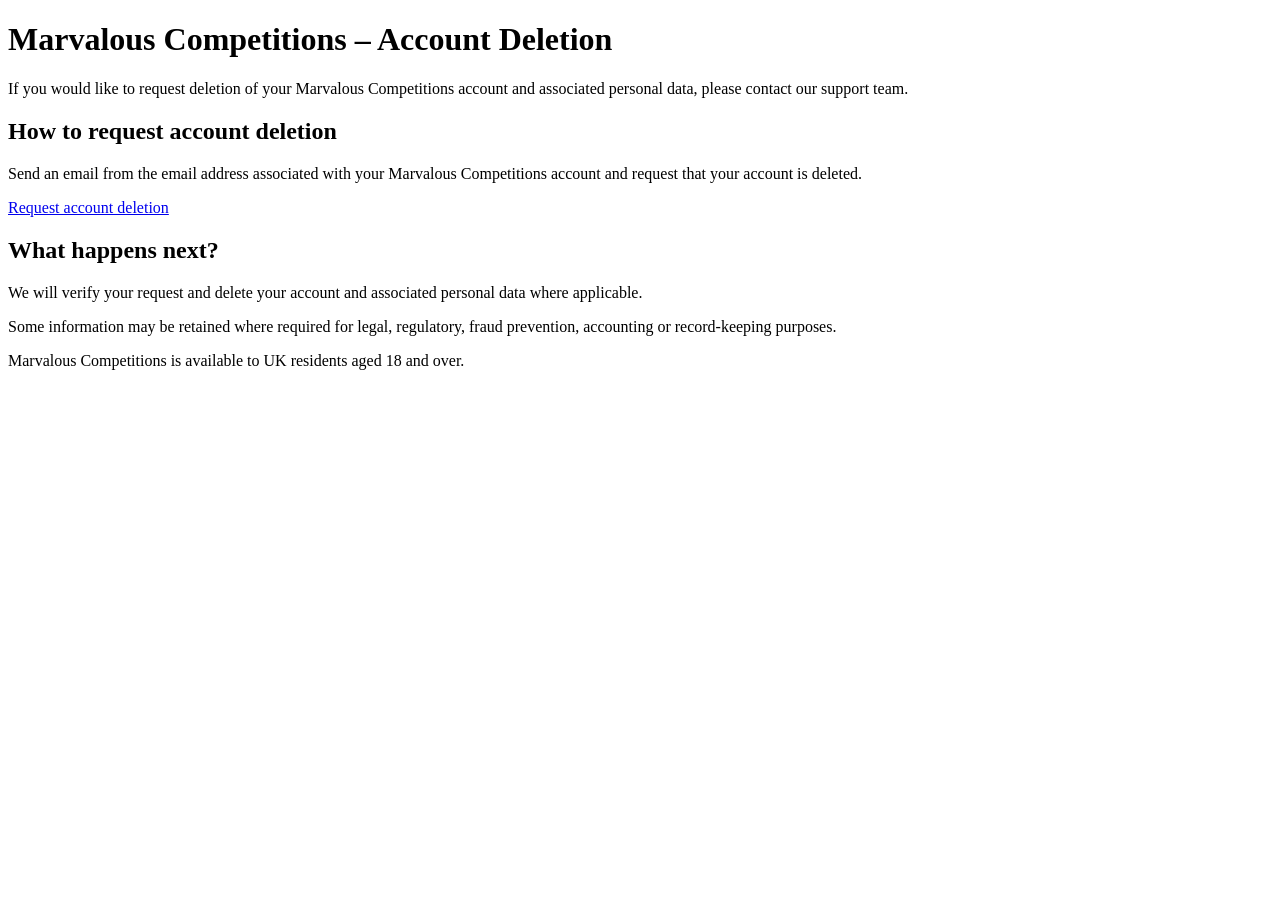
<file: delete-account.html>
<!DOCTYPE html>
<html lang="en">
<head>
  <meta charset="UTF-8">
  <meta name="viewport" content="width=device-width, initial-scale=1.0">
  <title>Delete Your Account | Marvalous Competitions</title>
</head>

<body>
  <main>
    <h1>Marvalous Competitions – Account Deletion</h1>

    <p>
      If you would like to request deletion of your Marvalous Competitions
      account and associated personal data, please contact our support team.
    </p>

    <h2>How to request account deletion</h2>

    <p>
      Send an email from the email address associated with your Marvalous
      Competitions account and request that your account is deleted.
    </p>

    <p>
      <a href="mailto:info@marvalouscompetitions.co.uk?subject=Account%20Deletion%20Request">
        Request account deletion
      </a>
    </p>

    <h2>What happens next?</h2>

    <p>
      We will verify your request and delete your account and associated
      personal data where applicable.
    </p>

    <p>
      Some information may be retained where required for legal, regulatory,
      fraud prevention, accounting or record-keeping purposes.
    </p>

    <p>
      Marvalous Competitions is available to UK residents aged 18 and over.
    </p>
  </main>
</body>
</html>
</file>
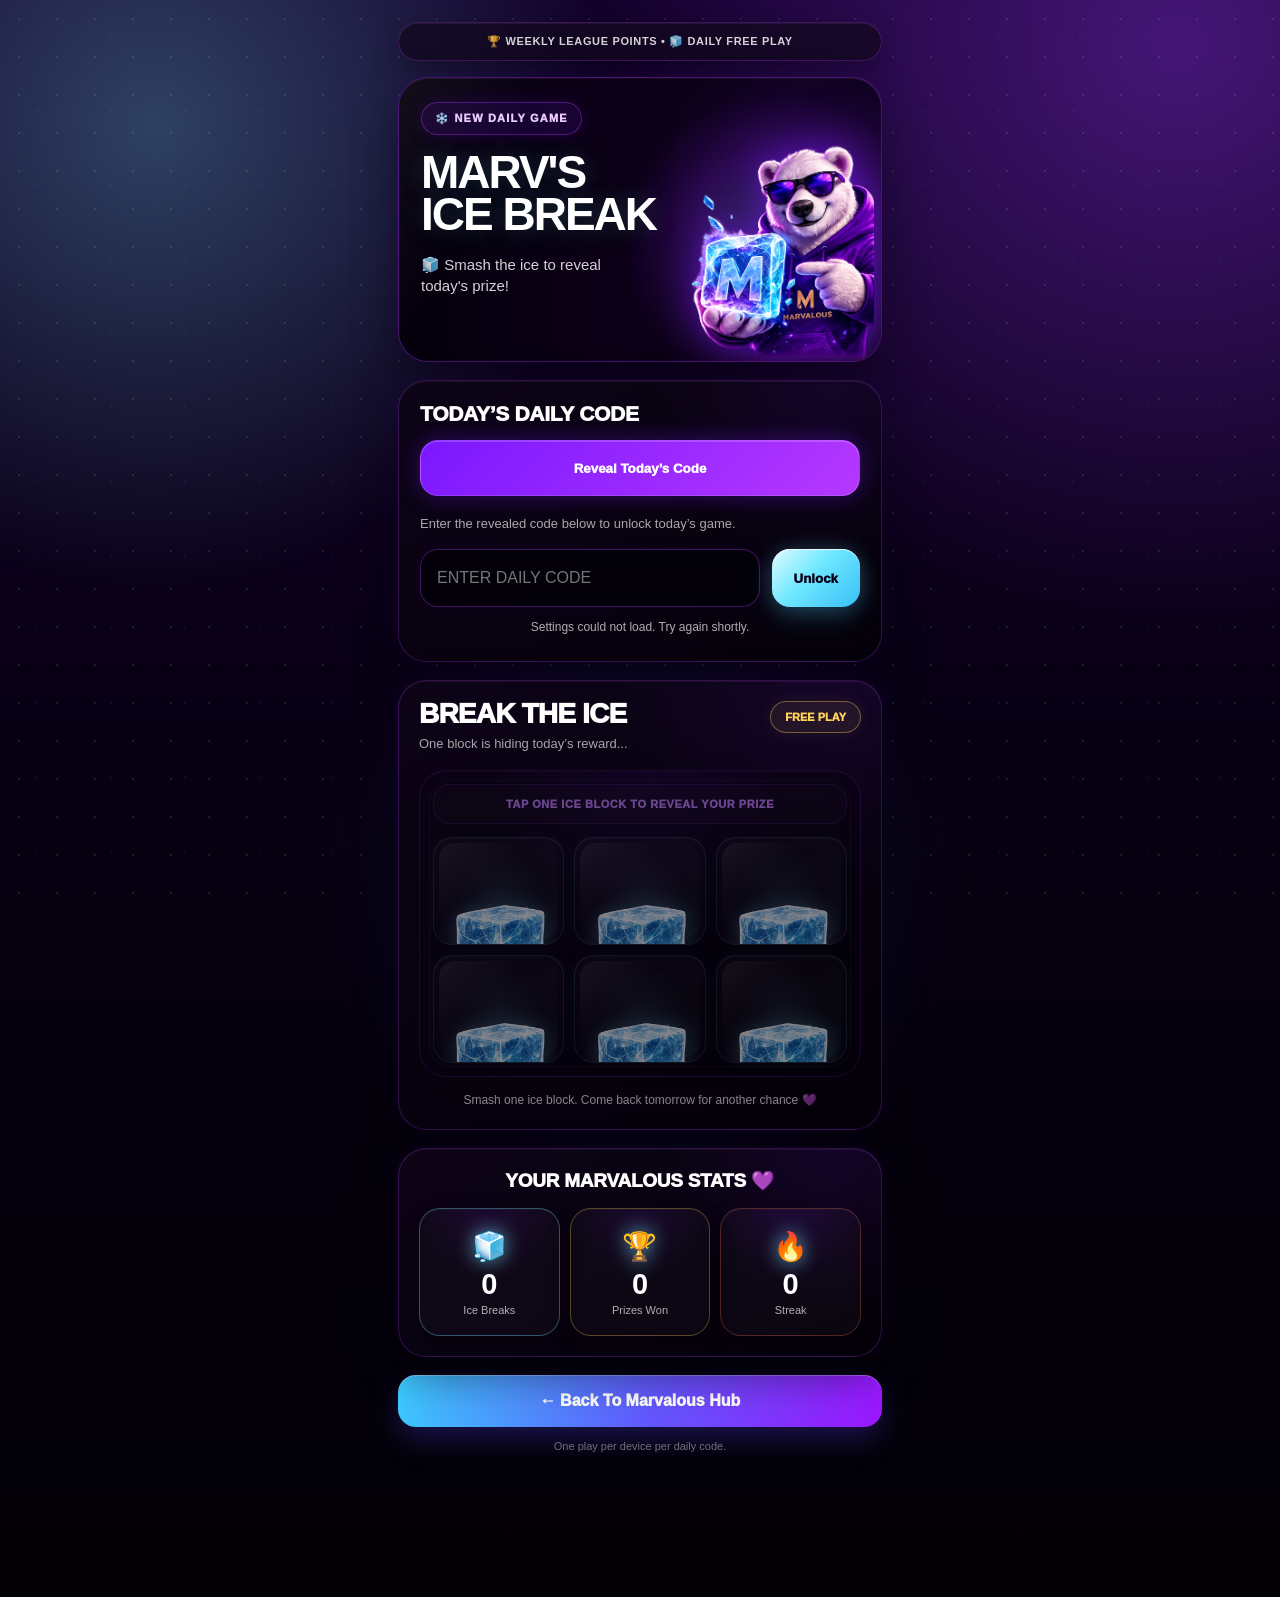
<file: icebreak-v2.html>
<!DOCTYPE html>
<html lang="en">
<head>
<meta charset="UTF-8" />
<meta name="viewport" content="width=device-width, initial-scale=1.0, viewport-fit=cover" />
<meta name="theme-color" content="#070009" />
<title>Marv's Ice Break</title>

<script async src="https://www.googletagmanager.com/gtag/js?id=G-ST39WS2DBB"></script>
<script>
window.dataLayer = window.dataLayer || [];
function gtag(){dataLayer.push(arguments);}
gtag('js', new Date());
gtag('config', 'G-ST39WS2DBB');
</script>

<style>
*{box-sizing:border-box}
:root{
  --purple:#8d28ff;
  --ice:#79e8ff;
  --gold:#ffd76a;
  --dark:#050008;
}
body{
  margin:0;
  min-height:100vh;
  font-family:Arial,Helvetica,sans-serif;
  color:#fff;
  background:
    radial-gradient(circle at 12% 8%,rgba(121,232,255,.28),transparent 25%),
    radial-gradient(circle at 92% 3%,rgba(157,59,255,.36),transparent 30%),
    radial-gradient(circle at 50% 55%,rgba(39,148,255,.12),transparent 30%),
    linear-gradient(180deg,#13002b 0%,#070011 52%,#020005 100%);
  overflow-x:hidden;
}
body:before{
  content:"";
  position:fixed;
  inset:0;
  pointer-events:none;
  background-image:
    radial-gradient(rgba(255,255,255,.45) 1px,transparent 1px),
    radial-gradient(rgba(121,232,255,.25) 1.4px,transparent 1.4px);
  background-size:38px 38px,74px 74px;
  opacity:.23;
}
.app{
  width:min(430px,100%);
  margin:0 auto;
  min-height:100vh;
  padding:18px 15px 30px;
  position:relative;
}
.glass{
  border-radius:30px;
  background:linear-gradient(145deg,rgba(22,0,48,.72),rgba(5,0,15,.86));
  border:1px solid rgba(121,232,255,.30);
  box-shadow:0 0 28px rgba(121,232,255,.14),inset 0 0 24px rgba(255,255,255,.035);
  backdrop-filter:blur(10px);
}
.top-strip{
  display:flex;
  justify-content:center;
  gap:8px;
  align-items:center;
  margin:0 auto 12px;
  padding:9px 12px;
  width:max-content;
  max-width:100%;
  border-radius:999px;
  background:rgba(255,255,255,.06);
  border:1px solid rgba(121,232,255,.24);
  color:rgba(255,255,255,.82);
  font-size:11px;
  font-weight:900;
  letter-spacing:.5px;
  text-transform:uppercase;
}
.hero{
  min-height:180px;
  position:relative;
  overflow:hidden;
  padding:20px 18px;
  margin-bottom:14px;
}
.hero:before{
  content:"";
  position:absolute;
  right:-48px;
  bottom:-65px;
  width:250px;
  height:250px;
  border-radius:50%;
  background:radial-gradient(circle,rgba(121,232,255,.38),rgba(141,40,255,.18),transparent 66%);
}
.hero:after{
  content:"";
  position:absolute;
  inset:0;
  background:linear-gradient(110deg,rgba(255,255,255,.08),transparent 25%,transparent 70%,rgba(121,232,255,.08));
  pointer-events:none;
}
.hero-marv{
  position:absolute;
  right:-18px;
  bottom:-30px;
  width:235px;
  max-height:240px;
  object-fit:contain;
  z-index:2;
  filter:
    drop-shadow(0 0 18px rgba(0,225,255,.8))
    drop-shadow(0 0 40px rgba(147,51,234,.5));
}
.kicker{
  position:relative;
  z-index:3;
  display:inline-flex;
  align-items:center;
  gap:6px;
  padding:7px 10px;
  border-radius:999px;
  background:rgba(255,215,106,.10);
  border:1px solid rgba(255,215,106,.30);
  color:var(--gold);
  font-size:11px;
  font-weight:1000;
  letter-spacing:1.4px;
  text-transform:uppercase;
}
h1{
  position:relative;
  z-index:3;
  margin:10px 132px 0 0;
  font-size:43px;
  line-height:.86;
  letter-spacing:-1.5px;
  text-transform:uppercase;
  text-shadow:0 0 24px rgba(121,232,255,.55);
}
.welcome{
  position:relative;
  z-index:3;
  margin:12px 145px 0 0;
  color:rgba(255,255,255,.78);
  font-size:14.5px;
  line-height:1.25;
}
.code-card{
  padding:15px;
  margin-bottom:14px;
}
.code-title{
  font-size:18px;
  font-weight:1000;
  text-transform:uppercase;
}
.code-sub{
  color:rgba(255,255,255,.65);
  font-size:13px;
  margin:6px 0 12px;
}
.row{display:flex;gap:10px}
input{
  flex:1;
  min-width:0;
  padding:15px 14px;
  border-radius:18px;
  border:1px solid rgba(121,232,255,.32);
  outline:none;
  background:rgba(5,0,15,.72);
  color:#fff;
  font-size:16px;
}
#codeInput{text-transform:uppercase}
button{
  border:0;
  border-radius:18px;
  padding:15px 17px;
  font-weight:1000;
  color:#080018;
  background:linear-gradient(135deg,#ffffff,#bff6ff,#57dcff);
  box-shadow:0 0 20px rgba(121,232,255,.38);
  cursor:pointer;
}
.status{
  margin-top:10px;
  min-height:20px;
  font-size:13px;
  color:rgba(255,255,255,.68);
  text-align:center;
}
.stage{
  padding:14px;
  margin-bottom:14px;
}
.game-head{
  display:flex;
  align-items:flex-start;
  justify-content:space-between;
  gap:10px;
  margin-bottom:12px;
}
.game-title{
  font-size:25px;
  line-height:.95;
  font-weight:1000;
  text-transform:uppercase;
}
.game-sub{
  color:rgba(255,255,255,.64);
  font-size:13px;
  margin-top:6px;
}
.live-pill{
  flex:0 0 auto;
  padding:8px 10px;
  border-radius:999px;
  background:rgba(255,215,106,.1);
  border:1px solid rgba(255,215,106,.28);
  color:var(--gold);
  font-size:11px;
  font-weight:1000;
  text-transform:uppercase;
}
.board{
  position:relative;
  padding:13px;
  border-radius:30px;
  background:
    radial-gradient(circle at 50% 20%,rgba(191,246,255,.16),transparent 35%),
    linear-gradient(145deg,rgba(13,48,84,.74),rgba(4,0,14,.92) 60%,rgba(37,0,60,.82));
  border:1px solid rgba(191,246,255,.34);
  box-shadow:0 0 24px rgba(121,232,255,.20),inset 0 0 28px rgba(255,255,255,.045);
  overflow:hidden;
  will-change:transform;
}
.board:before{
  content:"";
  position:absolute;
  inset:10px;
  border-radius:24px;
  border:1px solid rgba(255,255,255,.08);
  pointer-events:none;
}
.banner{
  position:relative;
  z-index:2;
  text-align:center;
  margin-bottom:10px;
  padding:10px;
  border-radius:20px;
  background:rgba(255,255,255,.055);
  border:1px solid rgba(121,232,255,.20);
  color:#dffbff;
  font-size:12px;
  font-weight:1000;
  text-transform:uppercase;
  letter-spacing:.4px;
}
.ice-grid{
  position:relative;
  z-index:2;
  display:grid;
  grid-template-columns:repeat(3,1fr);
  gap:10px;
}
.ice{
  height:118px;
  border-radius:25px;
  display:grid;
  place-items:center;
  padding:0;
  background:
    radial-gradient(circle at 50% 40%,rgba(121,232,255,.18),transparent 45%),
    linear-gradient(180deg,rgba(255,255,255,.08),rgba(255,255,255,.025));
  border:1px solid rgba(191,246,255,.30);
  box-shadow:0 0 17px rgba(121,232,255,.20),inset 0 0 18px rgba(255,255,255,.05);
  cursor:pointer;
  position:relative;
  overflow:hidden;
  transition:.25s;
  animation:iceBreath 2.8s ease-in-out infinite;
}
@keyframes iceBreath{
  0%,100%{
    transform:scale(1);
    box-shadow:0 0 17px rgba(121,232,255,.20), inset 0 0 18px rgba(255,255,255,.05);
  }
  50%{
    transform:scale(1.035);
    box-shadow:0 0 28px rgba(121,232,255,.45), inset 0 0 24px rgba(255,255,255,.10);
  }
}  
.ice img{
  width:143%;
  height:143%;
  object-fit:contain;
  pointer-events:none;
  filter:drop-shadow(0 0 16px rgba(121,232,255,.75));
  transition:.25s;
}
.ice:before{
  content:"";
  position:absolute;
  inset:7px;
  border-radius:20px;
  background:linear-gradient(135deg,rgba(255,255,255,.10),transparent 40%,rgba(121,232,255,.05));
  pointer-events:none;
}
.ice:after{
  content:"";
  position:absolute;
  inset:-50%;
  background:linear-gradient(90deg,transparent,rgba(255,255,255,.20),transparent);
  transform:rotate(25deg) translateX(-120%);
  transition:.7s;
}
.ice:not(.disabled):hover:after{transform:rotate(25deg) translateX(120%)}
.ice.picked{
  transform:scale(1.07);
  box-shadow:0 0 42px rgba(191,246,255,.9),inset 0 0 24px rgba(255,255,255,.14);
}
.ice.picked img{transform:scale(1.07)}
.ice:active{
  transform:scale(.94);
  filter:brightness(1.2);
}
.ice.shatter{animation:shake .36s linear}
@keyframes shake{
  0%,100%{transform:scale(1.07) translateX(0)}
  25%{transform:scale(1.09) translateX(-4px) rotate(-2deg)}
  50%{transform:scale(1.09) translateX(4px) rotate(2deg)}
  75%{transform:scale(1.09) translateX(-3px) rotate(-1deg)}
}
@keyframes screenShake{
  0%{transform:translate(0,0);}
  20%{transform:translate(-4px,2px);}
  40%{transform:translate(4px,-2px);}
  60%{transform:translate(-3px,2px);}
  80%{transform:translate(3px,-1px);}
  100%{transform:translate(0,0);}
}

.board.shake{
  animation:screenShake .25s;
}
.board.flash{
  animation:flashBlue .35s;
}

@keyframes flashBlue{
  0%{
    box-shadow:0 0 24px rgba(121,232,255,.20);
  }
  50%{
    box-shadow:
      0 0 80px rgba(121,232,255,.95),
      inset 0 0 45px rgba(191,246,255,.45);
  }
  100%{
    box-shadow:0 0 24px rgba(121,232,255,.20);
  }
}
.ice.disabled{
  opacity:.24;
  pointer-events:none;
  filter:grayscale(.55);
}
.ice-glow{
  position:absolute;
  inset:-35px;
  display:none;
  pointer-events:none;
  background:url("assets/icebreak/ice-glow.png") center/contain no-repeat;
  z-index:4;
  opacity:.98;
}
.ice.picked .ice-glow{display:block}
.ice-sparkles{
  position:absolute;
  inset:-55px;
  display:none;
  pointer-events:none;
  background:url("assets/icebreak/ice-sparkles.png") center/contain no-repeat;
  z-index:5;
  opacity:1;
}

.ice.shatter .ice-sparkles{
  display:block;
  animation:sparkBurst .55s ease-out forwards;
}

@keyframes sparkBurst{
  0%{
    transform:scale(.4);
    opacity:0;
  }
  40%{
    opacity:1;
  }
  100%{
    transform:scale(1.5);
    opacity:0;
  }
}
.locked .board{opacity:.52}
.locked .ice{pointer-events:none}
.hint{
  text-align:center;
  margin-top:11px;
  font-size:12px;
  color:rgba(255,255,255,.56);
}
.info-card{
  padding:15px;
  margin-bottom:14px;
}
.info-title{
  font-size:18px;
  font-weight:1000;
  text-transform:uppercase;
  margin-bottom:12px;
  text-align:center;
}
.stats{
  display:grid;
  grid-template-columns:repeat(3,1fr);
  gap:8px;
}
.stat{
  text-align:center;
  padding:12px 6px;
  border-radius:18px;
  background:rgba(255,255,255,.045);
  border:1px solid rgba(121,232,255,.24);
}
.stat b{
  display:block;
  color:#bff6ff;
  font-size:23px;
}
.stat span{
  font-size:11px;
  color:rgba(255,255,255,.68);
}
.stat-icon-circle{
  font-size:24px;
  margin-bottom:7px;
  filter:drop-shadow(0 0 10px rgba(121,232,255,.75));
}
.back{
  display:block;
  width:max-content;
  margin:16px auto 0;
  padding:14px 24px;
  border-radius:18px;
  text-decoration:none;
  color:#fff;
  font-weight:1000;
  background:linear-gradient(135deg,#57dcff,#8d28ff);
  box-shadow:0 0 24px rgba(121,232,255,.34);
}
.footer{
  text-align:center;
  margin-top:12px;
  font-size:11px;
  color:rgba(255,255,255,.42);
}
.modal{
  position:fixed;
  inset:0;
  display:none;
  align-items:center;
  justify-content:center;
  padding:20px;
  background:rgba(0,0,0,.78);
  z-index:99;
}
.modal.show{display:flex}
.box{
  position:relative;
  width:min(380px,100%);
  text-align:center;
  border-radius:32px;
  padding:26px 18px;
  background:linear-gradient(180deg,#071d3a,#070009);
  border:1px solid rgba(191,243,255,.48);
  box-shadow:0 0 50px rgba(101,207,255,.22),0 0 34px rgba(139,44,255,.32);
}
.closeModal{
    position:absolute;
    top:14px;
    right:14px;
    width:40px;
    height:40px;
    border:none;
    border-radius:50%;
    background:rgba(255,255,255,.12);
    color:#fff;
    font-size:24px;
    font-weight:bold;
    cursor:pointer;
  }
.box h2{
  margin:0 0 8px;
  font-size:32px;
  text-transform:uppercase;
}
.result{
  margin:16px 0;
  color:#ffd76a;
  font-size:27px;
  font-weight:1000;
  text-transform:uppercase;
  text-shadow:0 0 14px rgba(255,215,106,.72);
}
.small{
  color:rgba(255,255,255,.72);
  font-size:13px;
  line-height:1.4;
}
@keyframes blueFlash{
  0%{opacity:0;}
  20%{opacity:.8;}
  100%{opacity:0;}
}

.screen-flash{
  position:fixed;
  inset:0;
  pointer-events:none;
  background:radial-gradient(circle,rgba(121,232,255,.75),rgba(121,232,255,.2),transparent 70%);
  opacity:0;
  z-index:9999;
}

.70%,rgba(123,24,255,.08),transparent 32%),
    linear-gradient(180deg,#08000f 0%,#030006 58%,#010002 100%);
}

body:before{
  opacity:.10;
  background-size:55px 55px,95px 95px;
}

.app{
  width:min(520px,100%);
  padding:22px 18px 145px;
}

/* Main premium card style */
.glass{
  border-radius:28px;
  background:
    radial-gradient(circle at 90% 0%,rgba(123,24,255,.10),transparent 35%),
    linear-gradient(145deg,rgba(13,4,23,.96),rgba(5,1,10,.98));
  border:1px solid rgba(180,56,255,.25);
  box-shadow:
    0 18px 45px rgba(0,0,0,.46),
    inset 0 1px 0 rgba(255,255,255,.055),
    0 0 26px rgba(123,24,255,.09);
  backdrop-filter:blur(18px);
  -webkit-backdrop-filter:blur(18px);
}

/* Top pill */
.top-strip{
  width:100%;
  margin:0 0 16px;
  padding:12px 16px;
  border-radius:999px;
  justify-content:center;
  background:rgba(18,8,30,.78);
  border:1px solid rgba(180,56,255,.28);
  box-shadow:
    inset 0 1px 0 rgba(255,255,255,.06),
    0 8px 28px rgba(0,0,0,.32);
  font-size:11px;
  letter-spacing:.65px;
}

/* Hero */
.hero{
  min-height:285px;
  padding:24px 22px;
  margin-bottom:18px;
  border-radius:30px;
  border-color:rgba(180,56,255,.38);
  background:
    linear-gradient(90deg,rgba(5,0,12,.98) 0%,rgba(13,0,25,.88) 48%,rgba(15,0,30,.24) 100%),
    radial-gradient(circle at 82% 42%,rgba(123,24,255,.45),transparent 38%),
    #06000c;
}

.hero:before{
  right:-55px;
  bottom:-45px;
  width:315px;
  height:315px;
  background:
    radial-gradient(circle,rgba(121,232,255,.25),rgba(141,40,255,.20) 42%,transparent 70%);
}

.hero:after{
  background:
    linear-gradient(120deg,rgba(255,255,255,.055),transparent 24%,transparent 70%,rgba(180,56,255,.08));
}

.hero-marv{
  right:-12px;
  bottom:-18px;
  width:270px;
  max-height:285px;
  filter:
    drop-shadow(0 0 18px rgba(123,24,255,.72))
    drop-shadow(0 18px 28px rgba(0,0,0,.58));
}

.kicker{
  padding:9px 13px;
  background:rgba(123,24,255,.13);
  border:1px solid rgba(180,56,255,.38);
  color:#e9c9ff;
  font-size:11px;
  letter-spacing:1.2px;
  box-shadow:0 0 18px rgba(123,24,255,.18);
}

h1{
  max-width:240px;
  margin:17px 145px 0 0;
  font-size:46px;
  line-height:.91;
  letter-spacing:-2px;
  text-shadow:
    0 0 24px rgba(121,232,255,.22),
    0 4px 18px rgba(0,0,0,.55);
}

.welcome{
  max-width:205px;
  margin:18px 150px 0 0;
  font-size:15px;
  line-height:1.42;
  color:rgba(255,255,255,.82);
}

/* Code card */
.code-card{
  padding:21px;
  margin-bottom:18px;
}

.code-title{
  font-size:21px;
  letter-spacing:-.3px;
}

.code-sub{
  margin:7px 0 16px;
  font-size:13px;
  line-height:1.42;
}

.row{
  gap:12px;
  align-items:stretch;
}

input{
  min-height:58px;
  padding:16px;
  border-radius:18px;
  border:1px solid rgba(180,56,255,.34);
  background:rgba(3,0,8,.76);
  box-shadow:
    inset 0 1px 12px rgba(0,0,0,.28),
    0 0 15px rgba(123,24,255,.07);
  font-family:inherit;
}

input:focus{
  border-color:rgba(121,232,255,.68);
  box-shadow:
    0 0 0 3px rgba(121,232,255,.08),
    0 0 22px rgba(121,232,255,.15);
}

button{
  min-height:58px;
  padding:15px 22px;
  border-radius:18px;
  font-family:inherit;
  background:linear-gradient(135deg,#dffcff,#6ee7ff 45%,#39bff7);
  box-shadow:
    inset 0 1px 0 rgba(255,255,255,.78),
    0 10px 25px rgba(58,197,255,.20),
    0 0 22px rgba(121,232,255,.20);
}

.status{
  margin-top:13px;
  font-size:12px;
}

/* Game section */
.stage{
  padding:20px;
  margin-bottom:18px;
}

.game-head{
  margin-bottom:17px;
}

.game-title{
  font-size:28px;
  letter-spacing:-.8px;
}

.game-sub{
  margin-top:7px;
  line-height:1.35;
}

.live-pill{
  padding:9px 14px;
  background:rgba(255,211,90,.08);
  border:1px solid rgba(255,211,90,.38);
  color:#ffd35a;
  box-shadow:0 0 16px rgba(255,211,90,.08);
}

/* Game board */
.board{
  padding:13px;
  border-radius:27px;
  background:
    radial-gradient(circle at 50% 0%,rgba(123,24,255,.13),transparent 40%),
    linear-gradient(145deg,rgba(11,4,20,.98),rgba(3,1,8,.99));
  border:1px solid rgba(180,56,255,.24);
  box-shadow:
    inset 0 1px 0 rgba(255,255,255,.04),
    inset 0 0 28px rgba(123,24,255,.05),
    0 14px 35px rgba(0,0,0,.44);
}

.board:before{
  inset:9px;
  border-radius:21px;
  border-color:rgba(255,255,255,.055);
}

.banner{
  margin-bottom:13px;
  padding:13px 10px;
  border-radius:17px;
  background:rgba(255,255,255,.025);
  border:1px solid rgba(180,56,255,.18);
  color:#c485ff;
  font-size:11px;
  letter-spacing:.55px;
}

.ice-grid{
  gap:10px;
}

.ice{
  height:108px;
  border-radius:20px;
  background:
    radial-gradient(circle at 50% 50%,rgba(121,232,255,.10),transparent 53%),
    linear-gradient(180deg,rgba(255,255,255,.035),rgba(255,255,255,.012));
  border:1px solid rgba(121,232,255,.16);
  box-shadow:
    inset 0 1px 0 rgba(255,255,255,.04),
    0 7px 18px rgba(0,0,0,.28),
    0 0 15px rgba(121,232,255,.06);
}

.ice:before{
  inset:5px;
  border-radius:16px;
}

.ice img{
  width:112%;
  height:112%;
  filter:
    drop-shadow(0 8px 10px rgba(0,0,0,.38))
    drop-shadow(0 0 10px rgba(121,232,255,.40));
}

@keyframes iceBreath{
  0%,100%{
    transform:scale(1);
    box-shadow:
      inset 0 1px 0 rgba(255,255,255,.04),
      0 7px 18px rgba(0,0,0,.28),
      0 0 12px rgba(121,232,255,.07);
  }
  50%{
    transform:scale(1.018);
    box-shadow:
      inset 0 1px 0 rgba(255,255,255,.06),
      0 9px 20px rgba(0,0,0,.34),
      0 0 22px rgba(121,232,255,.20);
  }
}

.hint{
  margin-top:15px;
  padding:0 6px;
  line-height:1.45;
  font-size:12px;
}

/* Stats */
.info-card{
  padding:20px;
  margin-bottom:18px;
}

.info-title{
  margin-bottom:16px;
  font-size:19px;
  letter-spacing:-.25px;
}

.stats{
  gap:10px;
}

.stat{
  min-height:128px;
  padding:16px 7px 13px;
  border-radius:21px;
  display:flex;
  flex-direction:column;
  align-items:center;
  justify-content:center;
  background:
    radial-gradient(circle at 50% 0%,rgba(123,24,255,.10),transparent 48%),
    rgba(255,255,255,.022);
  border:1px solid rgba(180,56,255,.20);
  box-shadow:
    inset 0 1px 0 rgba(255,255,255,.035),
    0 10px 22px rgba(0,0,0,.28);
}

.stat:nth-child(1){
  border-color:rgba(121,232,255,.34);
}

.stat:nth-child(2){
  border-color:rgba(255,211,90,.30);
}

.stat:nth-child(3){
  border-color:rgba(255,116,68,.28);
}

.stat-icon-circle{
  margin-bottom:7px;
  font-size:28px;
}

.stat b{
  margin-bottom:5px;
  font-size:29px;
  line-height:1;
  color:#fff;
}

.stat span{
  font-size:11px;
}

/* Back button */
.back{
  width:100%;
  margin:4px auto 0;
  padding:17px 24px;
  border-radius:18px;
  text-align:center;
  background:linear-gradient(100deg,#3ccaff,#6259ff 52%,#9b16ff);
  box-shadow:
    inset 0 1px 0 rgba(255,255,255,.30),
    0 12px 30px rgba(85,68,255,.28);
}

.footer{
  margin-top:13px;
}

/* Modal polish */
.modal{
  padding:18px;
  backdrop-filter:blur(12px);
  -webkit-backdrop-filter:blur(12px);
}

.box{
  border-radius:28px;
  padding:28px 20px 22px;
  background:
    radial-gradient(circle at 50% 0%,rgba(123,24,255,.20),transparent 38%),
    linear-gradient(180deg,#10001d,#050008);
  border:1px solid rgba(180,56,255,.42);
  box-shadow:
    0 25px 80px rgba(0,0,0,.68),
    0 0 40px rgba(123,24,255,.22);
}

.closeModal{
  min-height:0;
  padding:0;
  box-shadow:none;
}

/* Mobile sizing */
@media(max-width:420px){
  .app{
    padding-left:14px;
    padding-right:14px;
  }

  .hero{
    min-height:265px;
  }

  .hero-marv{
    width:245px;
    right:-22px;
  }

  h1{
    font-size:41px;
    margin-right:125px;
  }

  .welcome{
    margin-right:135px;
  }

  .ice{
    height:100px;
  }
}

@media(max-width:360px){
  h1{
    font-size:36px;
  }

  .hero-marv{
    width:220px;
  }

  .row{
    flex-direction:column;
  }
}
/* DAILY CODE REVEAL */

.reveal-code-button{
  width:100%;
  min-height:56px;
  margin:14px 0 12px;
  color:#fff;
  background:linear-gradient(135deg,#7b18ff,#b638ff);
  border:1px solid rgba(255,255,255,.14);
  box-shadow:
    inset 0 1px 0 rgba(255,255,255,.18),
    0 0 22px rgba(123,24,255,.36);
}

.revealed-code{
  display:none;
  margin:0 0 14px;
  padding:18px 14px;
  text-align:center;
  border-radius:18px;
  background:
    radial-gradient(circle at 50% 0%,rgba(255,211,90,.12),transparent 55%),
    rgba(255,255,255,.035);
  border:1px solid rgba(255,211,90,.35);
  box-shadow:
    inset 0 1px 0 rgba(255,255,255,.06),
    0 0 20px rgba(255,211,90,.12);
}

.revealed-code.show{
  display:block;
}

.revealed-code span{
  display:block;
  color:#ffd76a;
  font-size:32px;
  line-height:1;
  font-weight:1000;
  letter-spacing:3px;
  text-transform:uppercase;
  text-shadow:0 0 18px rgba(255,215,106,.48);
}
  
</style>
</head>

<body>
<main class="app">

  <div class="top-strip">🏆 Weekly League Points • 🧊 Daily Free Play</div>

  <section class="hero glass">
    <div class="kicker">❄️ New Daily Game</div>
    <h1>Marv's Ice Break</h1>
    <p class="welcome">🧊 Smash the ice to reveal today's prize!</p>
    <img src="assets/icebreak/marv-ice.png" class="hero-marv" alt="Marv holding ice">
  </section>

  <section class="code-card glass">

  <div class="code-title">Today’s Daily Code</div>

  <button
    type="button"
    id="revealCodeButton"
    class="reveal-code-button"
    onclick="revealDailyCode()"
  >
    Reveal Today’s Code
  </button>

  <div id="revealedCode" class="revealed-code">
    <span id="dailyCodeDisplay">Loading...</span>
  </div>

  <div class="code-sub">
    Enter the revealed code below to unlock today’s game.
  </div>

  <div class="row">
    <input id="codeInput" placeholder="Enter daily code">
    <button onclick="unlockGame()">Unlock</button>
  </div>

  <div id="status" class="status">
    Loading today’s settings...
  </div>

  </section>

  <section id="gameArea" class="stage glass locked">
    <div class="game-head">
      <div>
        <div class="game-title">Break The Ice</div>
        <div class="game-sub">One block is hiding today’s reward...</div>
      </div>
      <div class="live-pill">Free Play</div>
    </div>

    <div class="board">
      <div class="banner">Tap one ice block to reveal your prize</div>

      <div class="ice-grid">
        <button class="ice" onclick="breakIce(this)"><span class="ice-glow"></span><img src="assets/icebreak/ice-normal.png" alt="Ice block"></button>
        <button class="ice" onclick="breakIce(this)"><span class="ice-glow"></span><img src="assets/icebreak/ice-normal.png" alt="Ice block"></button>
        <button class="ice" onclick="breakIce(this)"><span class="ice-glow"></span><img src="assets/icebreak/ice-normal.png" alt="Ice block"></button>
        <button class="ice" onclick="breakIce(this)"><span class="ice-glow"></span><img src="assets/icebreak/ice-normal.png" alt="Ice block"></button>
        <button class="ice" onclick="breakIce(this)"><span class="ice-glow"></span><img src="assets/icebreak/ice-normal.png" alt="Ice block"></button>
        <button class="ice" onclick="breakIce(this)"><span class="ice-glow"></span><img src="assets/icebreak/ice-normal.png" alt="Ice block"></button>
      </div>
    </div>

    <div class="hint">Smash one ice block. Come back tomorrow for another chance 💜</div>
  </section>

  <section class="info-card glass">
    <div class="info-title">Your Marvalous Stats 💜</div>
    <div class="stats">
      <div class="stat">
        <div class="stat-icon-circle">🧊</div>
        <b id="totalPlays">0</b>
        <span>Ice Breaks</span>
      </div>
      <div class="stat">
        <div class="stat-icon-circle">🏆</div>
        <b id="totalWins">0</b>
        <span>Prizes Won</span>
      </div>
      <div class="stat">
        <div class="stat-icon-circle">🔥</div>
        <b id="currentStreak">0</b>
        <span>Streak</span>
      </div>
    </div>
  </section>

  <a class="back" href="index.html">← Back To Marvalous Hub</a>
  <div class="footer">One play per device per daily code.</div>
</main>

<form name="scratch-claim" method="POST" data-netlify="true" hidden>
  <input type="text" name="name">
  <input type="email" name="email">
  <input type="text" name="prize">
  <input type="text" name="dailyCode">
  <input type="text" name="minSpend">
  <input type="text" name="expiry">
</form>

<div class="modal" id="modal">
  <div class="box">
    <button class="closeModal" onclick="closeModal()">✕</button>
    <h2 id="modalTitle">Result</h2>
    <div class="result" id="resultText"></div>
    <p class="small" id="resultSmall"></p>
    <button id="doneBtn" onclick="closeModal()">Done</button>
  </div>
</div>

<audio id="tapSound" preload="auto">
  <source src="assets/icebreak/ice-tap.mp3" type="audio/mpeg">
</audio>

<audio id="crackSound" preload="auto">
  <source src="assets/icebreak/ice-crack.mp3" type="audio/mpeg">
</audio>

<audio id="smashSound" preload="auto">
  <source src="assets/icebreak/ice-smash.mp3" type="audio/mpeg">
</audio>

<script>
const SETTINGS_CSV_URL = "https://docs.google.com/spreadsheets/d/e/2PACX-1vSlaiXI-x0C_wLvxmELI21rTu9uFR87MYtx9gqV_z_Z3hZ5nOCQBnb9No6i9MtZyqBD3c9wTo1tmz6x/pub?output=csv";

let DAILY_CODE = "MARVDAILY";
let PRIZES = [];
const gameArea = document.getElementById("gameArea");
const statusBox = document.getElementById("status");
const modal = document.getElementById("modal");
const modalTitle = document.getElementById("modalTitle");
const resultText = document.getElementById("resultText");
const resultSmall = document.getElementById("resultSmall");

const tapSound = document.getElementById("tapSound");
const crackSound = document.getElementById("crackSound");
const smashSound = document.getElementById("smashSound");

function playSound(sound){
  if(!sound) return;
  sound.currentTime = 0;
  sound.play().catch(() => {});
}

let playKey = "";
let revealed = false;
let currentPrize = null;

function updateStats(){
  document.getElementById("totalPlays").textContent = localStorage.getItem("marvIceTotalPlays") || "0";
  document.getElementById("totalWins").textContent = localStorage.getItem("marvIceTotalWins") || "0";
  document.getElementById("currentStreak").textContent = localStorage.getItem("marvIceStreak") || "0";
}

function addPlayStats(won){
  const plays = Number(localStorage.getItem("marvIceTotalPlays") || 0) + 1;
  localStorage.setItem("marvIceTotalPlays", plays);

  const streak = Number(localStorage.getItem("marvIceStreak") || 0) + 1;
  localStorage.setItem("marvIceStreak", streak);

  if(won){
    const wins = Number(localStorage.getItem("marvIceTotalWins") || 0) + 1;
    localStorage.setItem("marvIceTotalWins", wins);
  }

  updateStats();
}

function csvSplit(row){
  const matched = row.match(/(".*?"|[^",]+)(?=\s*,|\s*$)/g);
  return matched ? matched.map(v=>v.replace(/^"|"$/g,"").trim()) : [];
}
  
async function loadSettings(){
  try{
    const res = await fetch(SETTINGS_CSV_URL + "&t=" + Date.now(), {cache:"no-store"});
    const text = await res.text();
    const lines = text.trim().split(/\r?\n/);

    const settingsRow = csvSplit(lines[0]);
DAILY_CODE = (settingsRow[1] || "").trim().toUpperCase();
const dailyCodeDisplay = document.getElementById("dailyCodeDisplay");

if (dailyCodeDisplay) {
  dailyCodeDisplay.textContent = DAILY_CODE;
}
PRIZES = [];

    for(let i=4; i<lines.length; i++){
      if(!lines[i].trim()) continue;
      const row = csvSplit(lines[i]);
      PRIZES.push({
        prize: row[0],
        chance: parseFloat(row[1]),
        claimType: row[2],
        minSpend: row[3],
        expiry: row[4],
        code: row[5] || ""
      });
    }

    playKey = `marvalous_ice_break_played_${DAILY_CODE}`;

    statusBox.textContent = localStorage.getItem(playKey)
      ? "Come back tomorrow for another Ice Break."
      : "Today’s settings loaded.";

  } catch(e){
    statusBox.textContent = "Settings could not load. Try again shortly.";
  }
}

function pickPrize(){
  let roll = Math.random() * 100;
  let total = 0;

  for(const item of PRIZES){
    total += Number(item.chance || 0);
    if(roll <= total) return item;
  }

  return { prize:"TRY AGAIN", chance:0, claimType:"none", minSpend:"", expiry:"", code:"" };
}

function resetIce(){
  document.querySelectorAll(".ice").forEach(i => {
    i.classList.remove("disabled", "picked", "shatter");
    const img = i.querySelector("img");
    if(img) img.src = "assets/icebreak/ice-normal.png";
  });
}

function unlockGame(){
  const entered = document.getElementById("codeInput").value.trim().toUpperCase();

  if(entered !== DAILY_CODE){
    statusBox.textContent = "Wrong code. Check the Facebook daily post.";
    return;
  }

  if(localStorage.getItem(playKey)){
    statusBox.textContent = "You’ve already used today’s Ice Break on this device.";
    gameArea.classList.add("locked");
    return;
  }

  if(typeof gtag === "function") gtag('event','ice_break_played');

  revealed = false;
  resetIce();
  statusBox.textContent = "Unlocked. Break your lucky ice block.";
  gameArea.classList.remove("locked");
}

function breakIce(el){
  if(gameArea.classList.contains("locked") || revealed) return;

  revealed = true;
  currentPrize = pickPrize();

  document.querySelectorAll(".ice").forEach(i => {
    if(i !== el) i.classList.add("disabled");
  });

  const img = el.querySelector("img");
  el.classList.add("picked");

  playSound(tapSound);
  localStorage.setItem(playKey,"yes");
  if (navigator.vibrate) {
  navigator.vibrate(25);
  }

setTimeout(() => {
  playSound(crackSound);
  img.src = "assets/icebreak/ice-cracked.png";
}, 250);

setTimeout(() => {
  playSound(smashSound);

  if (navigator.vibrate) {
    navigator.vibrate([40, 25, 60]);
  }
const board = document.querySelector(".board");
board.classList.add("shake");
setTimeout(() => board.classList.remove("shake"), 250);
  el.classList.add("shatter");
  img.src = "assets/icebreak/ice-shattered.png";
}, 750);

  
  

  setTimeout(showResult, 1450);
}

function copyPrizeCode(){
  const code = currentPrize && currentPrize.code ? currentPrize.code : "";
  if(!code) return;

  navigator.clipboard.writeText(code).then(() => {
    const btn = document.getElementById("copyCodeBtn");
    if(btn) btn.textContent = "Copied!";
  }).catch(() => {
    alert("Copy failed. Please manually copy the code.");
  });
}

function showResult(){
  const won = currentPrize && currentPrize.prize.toUpperCase() !== "TRY AGAIN";
  addPlayStats(won);

  if(won){
    modalTitle.textContent = "Winner!";
    resultText.textContent = currentPrize.prize;

    const hasCode = currentPrize.code && currentPrize.code.trim() !== "";
    const isWalletBonus =
      currentPrize.prize.includes("ADD £1") ||
      currentPrize.prize.includes("ADD £5") ||
      currentPrize.prize.includes("ADD £10");

    resultSmall.innerHTML = hasCode ? `

<div style="margin:12px 0;padding:14px;border-radius:16px;background:rgba(101,207,255,.12);border:1px solid rgba(191,243,255,.35);">
  <div style="font-size:12px;color:rgba(255,255,255,.72);margin-bottom:6px;">Your discount code:</div>
  <div style="font-size:24px;font-weight:1000;color:#ffd76a;">${currentPrize.code}</div>
  <button id="copyCodeBtn" onclick="copyPrizeCode()" style="margin-top:10px;">Copy Code</button>
</div>

Use this code within 24 hours 💜<br><br>

${currentPrize.minSpend && currentPrize.minSpend != "0" ? `Minimum spend £${currentPrize.minSpend}<br><br>` : ""}

<input id="claimName" placeholder="Your name" style="width:100%;padding:12px;margin-bottom:10px;border-radius:12px;border:none;">
<input id="claimEmail" type="email" placeholder="Your email" style="width:100%;padding:12px;margin-bottom:10px;border-radius:12px;border:none;">
<button id="claimBtn" onclick="submitClaim()">Claim Prize</button>

` : isWalletBonus ? `

🎉 Congratulations! 🎉<br><br>

You've won:<br><br>

<strong>${currentPrize.prize}</strong><br><br>

Enter your details below and we'll add your bonus when you top up your Marvalous wallet 💜<br><br>
${currentPrize.expiry && currentPrize.expiry !== "none" ? `Valid for ${currentPrize.expiry}<br><br>` : ""}
<input id="claimName" placeholder="Your name" style="width:100%;padding:12px;margin-bottom:10px;border-radius:12px;border:none;">
<input id="claimEmail" type="email" placeholder="Your email" style="width:100%;padding:12px;margin-bottom:10px;border-radius:12px;border:none;">
<button id="claimBtn" onclick="submitClaim()">Claim Prize</button>

` : `

🎉 Congratulations! 🎉<br><br>

You've won:<br><br>

<strong>${currentPrize.prize}</strong><br><br>

Enter your details below and we'll check and apply your reward 💜<br><br>

<input id="claimName" placeholder="Your name" style="width:100%;padding:12px;margin-bottom:10px;border-radius:12px;border:none;">
<input id="claimEmail" type="email" placeholder="Your email" style="width:100%;padding:12px;margin-bottom:10px;border-radius:12px;border:none;">
<button id="claimBtn" onclick="submitClaim()">Claim Prize</button>

`;

  } else {
    modalTitle.textContent = "Try Again!";
    resultText.textContent = "No Prize Today";

    resultSmall.innerHTML = `
No prize today 😢<br><br>

💜 If you're taking part in the Marvalous Weekly League, enter your details below to claim your +3 daily league points.<br><br>

Not in the league? Simply press Done and come back tomorrow for another free Ice Break.<br><br>

<input id="claimName" placeholder="Your name" style="width:100%;padding:12px;margin-bottom:10px;border-radius:12px;border:none;">
<input id="claimEmail" type="email" placeholder="Your email" style="width:100%;padding:12px;margin-bottom:10px;border-radius:12px;border:none;">
<button id="claimBtn" onclick="submitClaim()">Claim +3 League Points</button>
`;
  }

  if(won){
    document.getElementById("doneBtn").style.display = "none";
  } else {
    document.getElementById("doneBtn").style.display = "inline-block";
  }

  modal.classList.add("show");
  gameArea.classList.add("locked");
  statusBox.textContent = "You’ve used today’s Ice Break on this device.";
}

function submitClaim(){
  const name = document.getElementById("claimName").value.trim();
  const email = document.getElementById("claimEmail").value.trim();

  if(!name || !email){
    alert("Please enter your name and email.");
    return;
  }

  const claimBtn = document.getElementById("claimBtn");
  claimBtn.disabled = true;
  claimBtn.textContent = "Sending...";

  fetch("https://script.google.com/macros/s/AKfycbwqv0mOcwHVa2AaGzvwMLjw-nqV4LonCg3-MXpDcgcMbhmw2ORo4JmO8JiCxXZkBScC/exec", {
    method: "POST",
    headers: {
      "Content-Type": "text/plain;charset=utf-8"
    },
    body: JSON.stringify({
      name: name,
      email: email,
      prize: currentPrize.prize === "TRY AGAIN"
        ? "League Points Claim (+3)"
        : currentPrize.prize,
      dailyCode: DAILY_CODE,
      minSpend: currentPrize.minSpend || "",
      expiry: currentPrize.expiry || "",
      code: currentPrize.code || ""
    })
  }).then(response => {
    if (!response.ok) throw new Error("Failed");

    modalTitle.textContent = "Claim Sent!";
    resultText.textContent = "";

    if(currentPrize.prize === "TRY AGAIN"){
      resultSmall.textContent = "Your league points claim has been logged successfully 💜";
    } else {
      resultSmall.textContent = currentPrize.code
        ? "Your win has been logged successfully 💜 Your discount code is ready to use."
        : "Your claim has been logged successfully 💜 We'll check and apply your bonus shortly.";
    }

    document.getElementById("doneBtn").style.display = "inline-block";
    document.getElementById("doneBtn").textContent = "Done";
  }).catch(() => {
    claimBtn.disabled = false;
    claimBtn.textContent = "Claim Prize";
    alert("Something went wrong sending your claim.");
  });
}
function revealDailyCode() {
  document.getElementById("revealedCode").classList.add("show");
  document.getElementById("revealCodeButton").textContent = "Code Revealed";
  document.getElementById("revealCodeButton").disabled = true;
}
function closeModal(){
  modal.classList.remove("show");
}

resetIce();
loadSettings();

updateStats();
</script>
</body>
  </html>
</file>
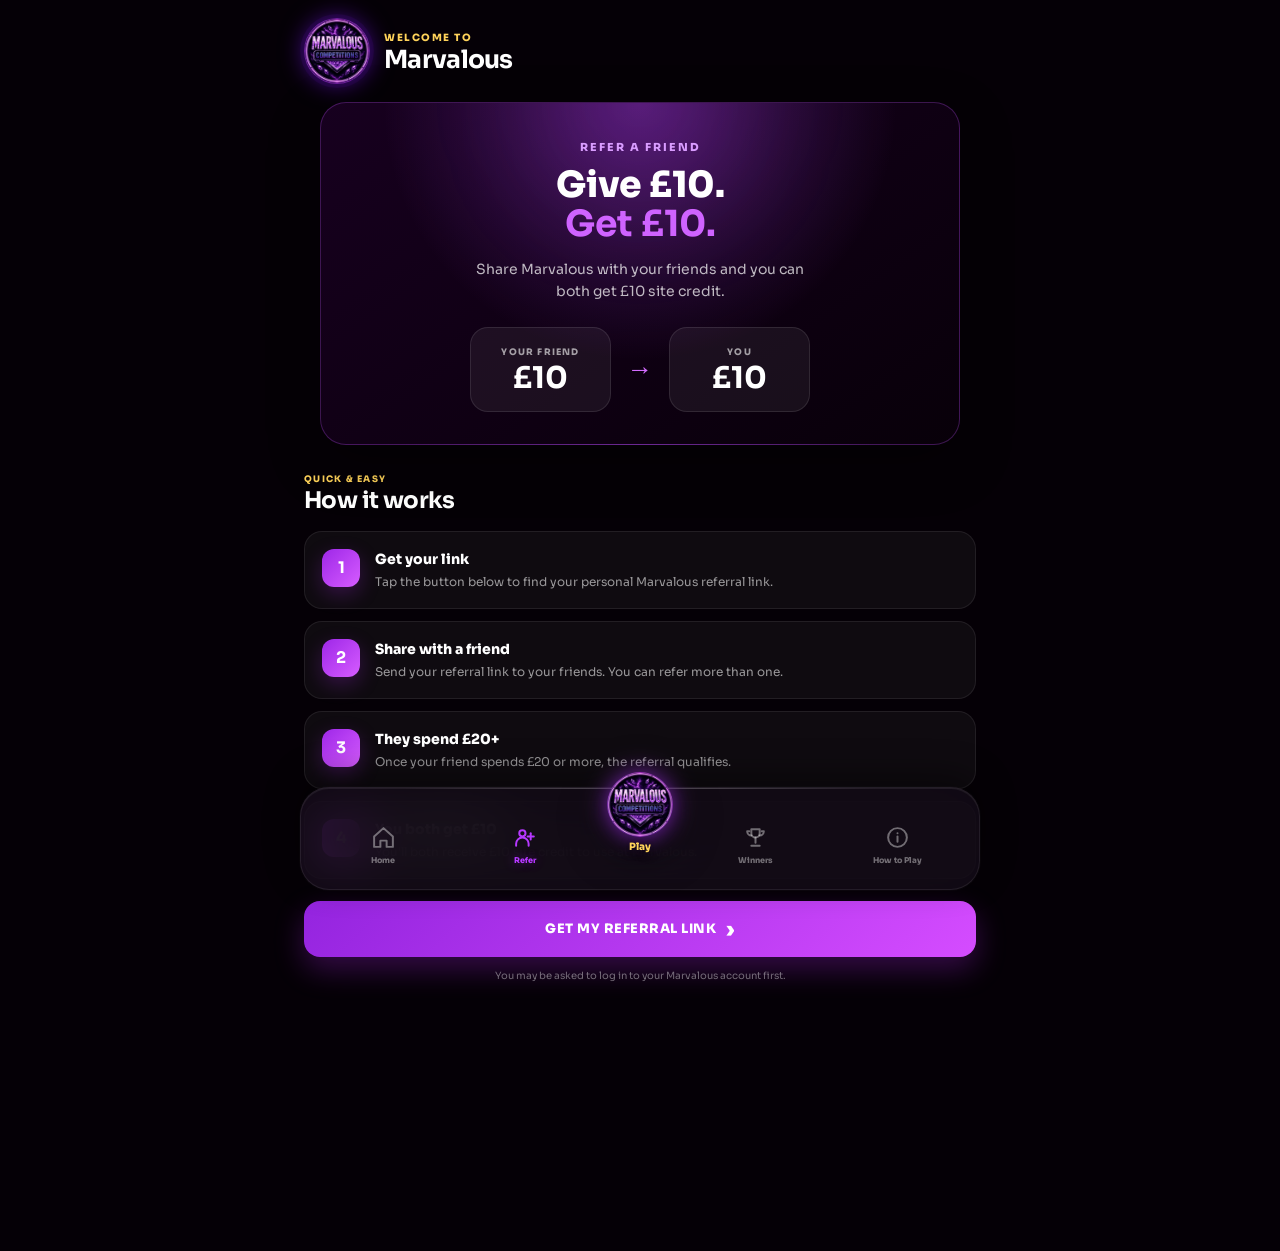
<file: refer.html>
<!DOCTYPE html>
<html lang="en">
<head>
  <meta charset="UTF-8">

  <meta
    name="viewport"
    content="width=device-width, initial-scale=1.0, viewport-fit=cover"
  >

  <meta name="theme-color" content="#050006">

  <title>Refer a Friend | Marvalous Competitions</title>

  <link rel="icon" href="logo.png">
  <link rel="apple-touch-icon" href="logo.png">

  <link
    href="https://fonts.googleapis.com/css2?family=Sora:wght@600;700;800&display=swap"
    rel="stylesheet"
  >

  <link rel="stylesheet" href="style.css">
</head>

<body>

<div class="background-glow background-glow-one"></div>
<div class="background-glow background-glow-two"></div>

<main class="app-shell refer-page">

  <!-- HEADER -->
  <header class="app-header">

    <a href="index.html" class="brand">
      <img
        src="logo.png"
        class="brand-logo"
        alt="Marvalous Competitions"
      >

      <div class="brand-copy">
        <span>WELCOME TO</span>
        <h1>Marvalous</h1>
      </div>
    </a>

  </header>


  <!-- REFER HERO -->
  <section class="refer-hero">

    <span class="refer-kicker">REFER A FRIEND</span>

    <h2>
      Give £10.<br>
      <strong>Get £10.</strong>
    </h2>

    <p>
      Share Marvalous with your friends and you can both
      get £10 site credit.
    </p>

    <div class="refer-reward">
      <div>
        <span>YOUR FRIEND</span>
        <strong>£10</strong>
      </div>

      <div class="refer-arrow">→</div>

      <div>
        <span>YOU</span>
        <strong>£10</strong>
      </div>
    </div>

  </section>


  <!-- HOW IT WORKS -->
  <section class="home-section refer-how">

    <div class="section-heading">
      <div>
        <span class="section-kicker">QUICK & EASY</span>
        <h2>How it works</h2>
      </div>
    </div>


    <div class="refer-steps">

      <div class="refer-step">
        <strong>1</strong>

        <div>
          <h3>Get your link</h3>
          <p>
            Tap the button below to find your personal
            Marvalous referral link.
          </p>
        </div>
      </div>


      <div class="refer-step">
        <strong>2</strong>

        <div>
          <h3>Share with a friend</h3>
          <p>
            Send your referral link to your friends.
            You can refer more than one.
          </p>
        </div>
      </div>


      <div class="refer-step">
        <strong>3</strong>

        <div>
          <h3>They spend £20+</h3>
          <p>
            Once your friend spends £20 or more,
            the referral qualifies.
          </p>
        </div>
      </div>


      <div class="refer-step">
        <strong>4</strong>

        <div>
          <h3>You both get £10</h3>
          <p>
            You'll both receive £10 site credit
            to use at Marvalous.
          </p>
        </div>
      </div>

    </div>


    <a
      href="https://marvalouscompetitions.co.uk/account/affiliates"
      class="refer-button"
    >
      GET MY REFERRAL LINK
      <span>›</span>
    </a>

    <p class="refer-note">
      You may be asked to log in to your Marvalous account first.
    </p>

  </section>

</main>


<!-- BOTTOM NAVIGATION -->
<nav class="bottom-nav">

  <a href="index.html" class="nav-link">
    <svg viewBox="0 0 24 24" aria-hidden="true">
      <path d="M3 11 12 3l9 8v10h-6v-6H9v6H3Z"></path>
    </svg>
    <span>Home</span>
  </a>


  <a href="refer.html" class="nav-link active">
    <svg viewBox="0 0 24 24" aria-hidden="true">
      <circle cx="9" cy="8" r="3"></circle>
      <path d="M3 20v-2a6 6 0 0 1 12 0v2"></path>
      <path d="M17 8v6"></path>
      <path d="M14 11h6"></path>
    </svg>
    <span>Refer</span>
  </a>


  <a
    href="https://marvalouscompetitions.co.uk/"
    class="nav-main-action"
    aria-label="Play Marvalous competitions"
  >
    <img src="logo.png" alt="Play">
    <span>Play</span>
  </a>


  <a href="winners.html" class="nav-link">
    <svg viewBox="0 0 24 24" aria-hidden="true">
      <path d="M8 4h8v4a4 4 0 0 1-8 0V4Z"></path>
      <path d="M6 6H4a4 4 0 0 0 4 4"></path>
      <path d="M18 6h2a4 4 0 0 1-4 4"></path>
      <path d="M12 12v5"></path>
      <path d="M8 20h8"></path>
    </svg>
    <span>Winners</span>
  </a>


  <a
    href="index.html"
    class="nav-link"
  >
    <svg viewBox="0 0 24 24" aria-hidden="true">
      <circle cx="12" cy="12" r="9"></circle>
      <path d="M12 11v5"></path>
      <path d="M12 8h.01"></path>
    </svg>

    <span>How to Play</span>
  </a>

</nav>

</body>
</html>
</file>
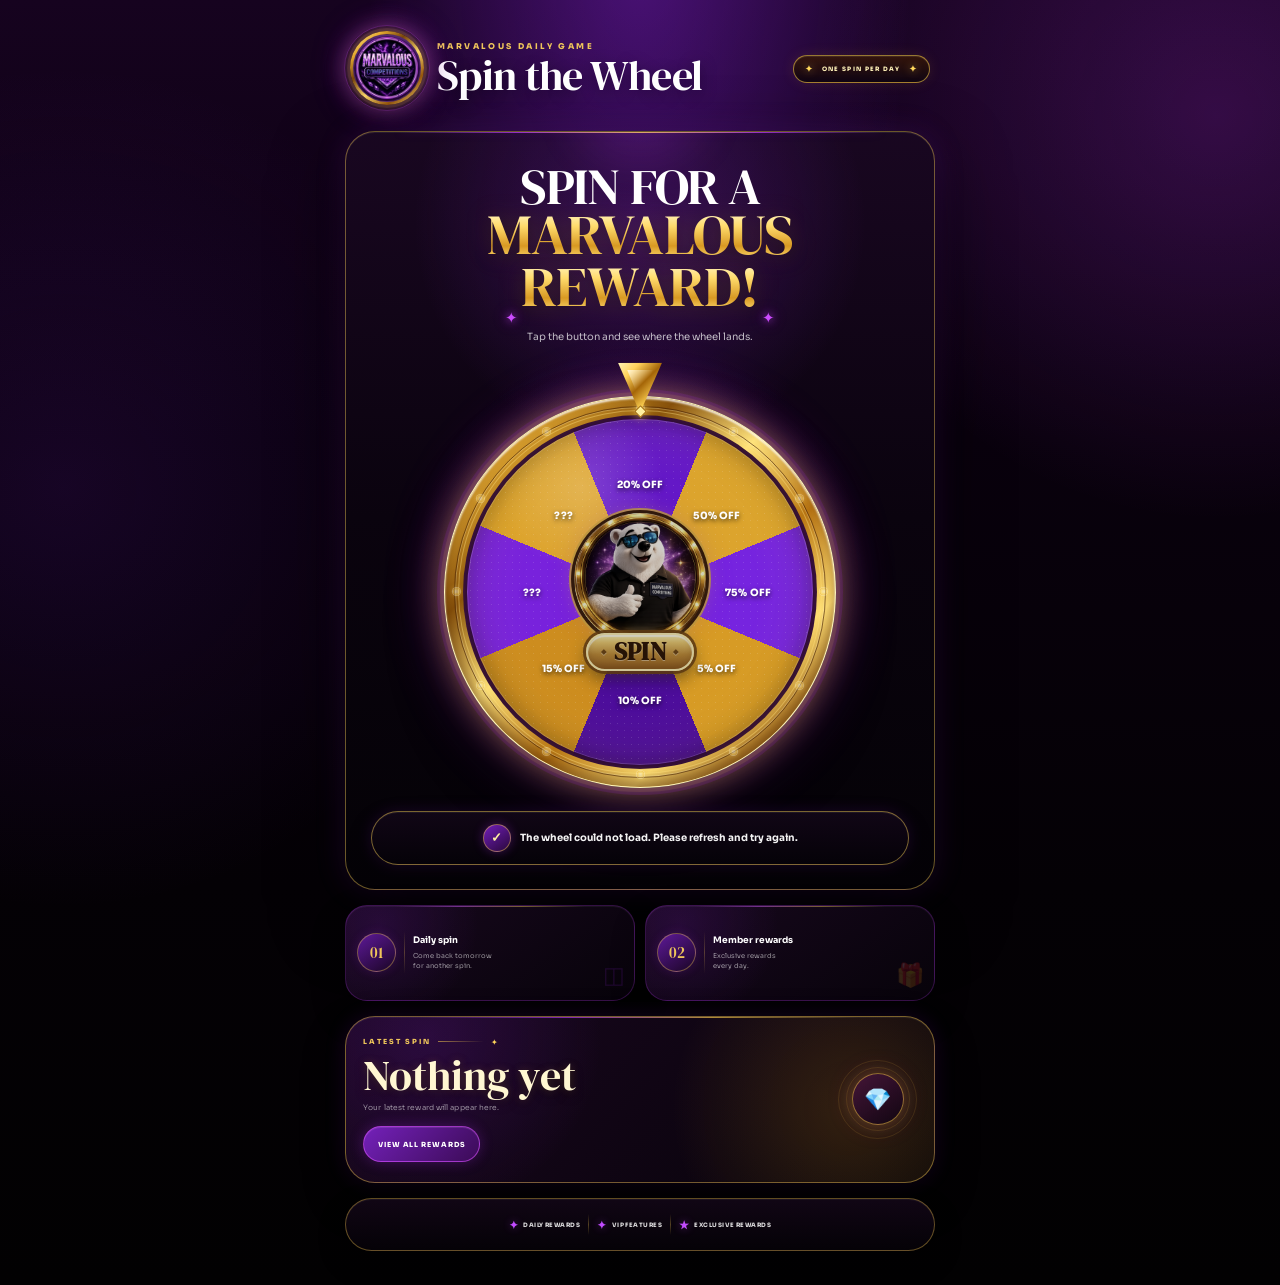
<file: spin-wheel.html>
<!DOCTYPE html>
<html lang="en">

<head>

  <meta charset="UTF-8">

  <meta
    name="viewport"
    content="width=device-width, initial-scale=1.0, viewport-fit=cover"
  >

  <meta
    name="theme-color"
    content="#050207"
  >

  <meta
    name="color-scheme"
    content="dark"
  >

  <title>Marv’s Spin the Wheel</title>

  <link
    href="https://fonts.googleapis.com/css2?family=DM+Serif+Display&family=Sora:wght@500;600;700;800&display=swap"
    rel="stylesheet"
  >

<link rel="stylesheet" href="spin-wheel.css">

</head>


<body>

  <div
    class="page-ambient"
    aria-hidden="true"
  ></div>


  <main class="game-shell">


    <!-- =====================================================
         HEADER
    ====================================================== -->

    <header class="game-header">


      <div class="brand-medallion">

        <div class="brand-medallion-inner">

          <img
            src="./marvalous-logo.png"
            alt="Marvalous"
            class="brand-logo-image"
          >

        </div>

      </div>


      <div class="header-copy">

        <span class="header-kicker">
          MARVALOUS DAILY GAME
        </span>

        <h1>
          Spin the Wheel
        </h1>

      </div>


      <div class="header-daily-badge">

        <span aria-hidden="true">
          ✦
        </span>

        <span>
          ONE SPIN PER DAY
        </span>

        <span aria-hidden="true">
          ✦
        </span>

      </div>


    </header>



    <!-- =====================================================
         MAIN GAME PANEL
    ====================================================== -->

    <section class="hero-panel">


      <div
        class="hero-top-shine"
        aria-hidden="true"
      ></div>


      <div
        class="hero-sparkle hero-sparkle-left"
        aria-hidden="true"
      >
        ✦
      </div>


      <div
        class="hero-sparkle hero-sparkle-right"
        aria-hidden="true"
      >
        ✦
      </div>



      <div class="hero-copy">

        <h2>

          <span class="hero-line-white">
            SPIN FOR A
          </span>

          <span class="hero-line-gold">
            MARVALOUS
          </span>

          <span class="hero-line-gold">
            REWARD!
          </span>

        </h2>


        <p>
          Tap the button and see where the wheel lands.
        </p>

      </div>



      <!-- ===================================================
           WHEEL
      ==================================================== -->

      <div class="wheel-area">


        <div
          class="wheel-pointer"
          aria-hidden="true"
        >
          <div class="pointer-gem"></div>
        </div>



        <div class="wheel-frame">


          <!-- LIGHTS -->

          <div
            class="wheel-light-ring"
            aria-hidden="true"
          >

            <span class="wheel-light light-1"></span>
            <span class="wheel-light light-2"></span>
            <span class="wheel-light light-3"></span>
            <span class="wheel-light light-4"></span>
            <span class="wheel-light light-5"></span>
            <span class="wheel-light light-6"></span>
            <span class="wheel-light light-7"></span>
            <span class="wheel-light light-8"></span>
            <span class="wheel-light light-9"></span>
            <span class="wheel-light light-10"></span>
            <span class="wheel-light light-11"></span>
            <span class="wheel-light light-12"></span>

          </div>



          <!-- ROTATING WHEEL -->

          <div
            id="wheel"
            class="wheel"
          >

            <div class="wheel-label label-1">
              20% OFF
            </div>

            <div class="wheel-label label-2">
              50% OFF
            </div>

            <div class="wheel-label label-3">
              75% OFF
            </div>

            <div class="wheel-label label-4">
              5% OFF
            </div>

            <div class="wheel-label label-5">
              10% OFF
            </div>

            <div class="wheel-label label-6">
              15% OFF
            </div>

            <div class="wheel-label label-7">
              ???
            </div>

            <div class="wheel-label label-8">
              ???
            </div>

          </div>



          <!-- SPIN BUTTON -->

          <button
  id="spinButton"
  class="spin-button"
  type="button"
  aria-label="Spin the wheel"
>

  <span class="spin-marv-circle">
    <img
      src="./marv-wheel.png"
      alt=""
      class="spin-marv-image"
    >
  </span>

  <span class="spin-marv-label">
    SPIN
  </span>

          </button>


        </div>

      </div>



      <!-- ===================================================
           STATUS
      ==================================================== -->

      <div
        class="game-status"
        aria-live="polite"
      >

        <div
          class="status-icon"
          aria-hidden="true"
        >
          ✓
        </div>

        <span id="statusText">
          Your daily spin is ready
        </span>

      </div>


    </section>



    <!-- =====================================================
         INFO CARDS
    ====================================================== -->

    <section class="info-grid">


      <article class="info-card">


        <div
          class="info-number"
          aria-hidden="true"
        >
          01
        </div>


        <div class="info-divider"></div>


        <div class="info-copy">

          <strong>
            Daily spin
          </strong>

          <small>
            Come back tomorrow
            <br>
            for another spin.
          </small>

        </div>


        <div
          class="info-card-icon"
          aria-hidden="true"
        >
          ◫
        </div>


      </article>



      <article class="info-card">


        <div
          class="info-number"
          aria-hidden="true"
        >
          02
        </div>


        <div class="info-divider"></div>


        <div class="info-copy">

          <strong>
            Member rewards
          </strong>

          <small>
            Exclusive rewards
            <br>
            every day.
          </small>

        </div>


        <div
          class="info-card-icon"
          aria-hidden="true"
        >
          🎁
        </div>


      </article>


    </section>



    <!-- =====================================================
         LATEST SPIN
    ====================================================== -->

    <section class="recent-win-card">


      <div class="recent-win-copy">


        <div class="recent-win-heading">

          <span>
            LATEST SPIN
          </span>

          <div
            class="recent-heading-line"
            aria-hidden="true"
          ></div>

          <span
            class="recent-heading-star"
            aria-hidden="true"
          >
            ✦
          </span>

        </div>


        <h2 id="recentWin">
          Nothing yet
        </h2>


        <p>
          Your latest reward will appear here.
        </p>


        <button
          class="view-rewards-button"
          type="button"
        >
          VIEW ALL REWARDS
        </button>


      </div>



      <div
        class="recent-win-medallion"
        aria-hidden="true"
      >

        <div class="recent-win-orbit orbit-1"></div>

        <div class="recent-win-orbit orbit-2"></div>

        <div class="recent-win-icon">
          💎
        </div>

      </div>


    </section>



    <!-- =====================================================
         BOTTOM STRIP
    ====================================================== -->

    <section class="premium-footer-strip">


      <div class="footer-item">

        <span
          class="footer-icon"
          aria-hidden="true"
        >
          ✦
        </span>

        <span>
          DAILY REWARDS
        </span>

      </div>


      <div
        class="footer-separator"
        aria-hidden="true"
      ></div>


      <div class="footer-item">

        <span
          class="footer-icon"
          aria-hidden="true"
        >
          ✦
        </span>

        <span>
          VIP FEATURES
        </span>

      </div>


      <div
        class="footer-separator"
        aria-hidden="true"
      ></div>


      <div class="footer-item">

        <span
          class="footer-icon"
          aria-hidden="true"
        >
          ★
        </span>

        <span>
          EXCLUSIVE REWARDS
        </span>

      </div>


    </section>


  </main>



  <!-- =====================================================
       RESULT / WINNER POPUP
  ====================================================== -->

  <div
    id="resultModal"
    class="result-modal"
    role="dialog"
    aria-modal="true"
    aria-labelledby="resultTitle"
  >


    <div class="result-card">


      <div
        class="result-top-glow"
        aria-hidden="true"
      ></div>


      <button
        id="resultCloseX"
        class="result-close-x"
        type="button"
        aria-label="Close result"
      >
        ×
      </button>


      <span class="result-kicker">
        YOUR RESULT
      </span>



      <!-- MARVALOUS LOGO -->

      <div class="result-icon">

        <img
          src="./marvalous-logo.png"
          alt="Marvalous"
          class="result-logo-image"
        >

      </div>



      <h2 id="resultTitle">
        Your Result
      </h2>


      <div
        id="resultMessage"
        class="result-message"
      >
        Your reward will appear here.
      </div>


      <button
        id="closeResultButton"
        class="result-continue-button"
        type="button"
      >
        Done
      </button>


    </div>

  </div>



  <!-- =====================================================
       VIEW ALL REWARDS POPUP
  ====================================================== -->

  <div
    id="rewardsModal"
    class="rewards-modal"
    role="dialog"
    aria-modal="true"
    aria-labelledby="rewardsModalTitle"
  >


    <div class="rewards-modal-card">


      <div
        class="rewards-modal-glow"
        aria-hidden="true"
      ></div>


      <button
        id="rewardsCloseX"
        class="rewards-close-x"
        type="button"
        aria-label="Close rewards"
      >
        ×
      </button>


      <span class="rewards-kicker">
        MARVALOUS REWARDS
      </span>


      <div class="rewards-star">
        ★
      </div>


      <h2 id="rewardsModalTitle">
        Today’s Rewards
      </h2>


      <p class="rewards-intro">
        Here’s what your daily spin could reveal.
      </p>


      <div
        id="rewardsList"
        class="rewards-list"
      ></div>


      <button
        id="rewardsCloseButton"
        class="rewards-close-button"
        type="button"
      >
        Close
      </button>


    </div>

  </div>



  <script src="./spin-wheel.js?v=1"></script>

</body>

</html>
</file>
<file: style.css>
* {
  box-sizing: border-box;
  -webkit-tap-highlight-color: transparent;
}

:root {
  --bg: #050006;
  --panel: #0d0014;
  --panel-light: #160020;

  --purple: #7b18ff;
  --purple-bright: #b638ff;
  --purple-soft: rgba(123, 24, 255, 0.22);

  --gold: #ffd35a;
  --gold-dark: #f0a900;

  --pink: #ff35c8;
  --blue: #35b8ff;

  --white: #ffffff;
  --muted: rgba(255, 255, 255, 0.62);
  --line: rgba(255, 255, 255, 0.10);

  --radius-xl: 30px;
  --radius-lg: 24px;
  --radius-md: 18px;
}

html {
  scroll-behavior: smooth;
}

html,
body {
  margin: 0;
  min-height: 100%;
  background: var(--bg);
  color: var(--white);
  font-family: "Sora", Arial, sans-serif;
  overflow-x: hidden;
}

body {
  position: relative;
  padding-bottom: 120px;
}

body::before {
  content: "";
  position: fixed;
  inset: 0;
  z-index: -3;

  background:
    radial-gradient(
      circle at 50% -10%,
      rgba(123, 24, 255, 0.35),
      transparent 34%
    ),
    radial-gradient(
      circle at 100% 28%,
      rgba(255, 53, 200, 0.12),
      transparent 32%
    ),
    radial-gradient(
      circle at 0% 58%,
      rgba(53, 184, 255, 0.08),
      transparent 30%
    ),
    linear-gradient(
      180deg,
      #08000e 0%,
      #050006 45%,
      #020003 100%
    );
}

body::after {
  content: "";
  position: fixed;
  inset: 0;
  z-index: -2;
  pointer-events: none;
  opacity: 0.15;

  background-image:
    radial-gradient(
      circle,
      rgba(255, 255, 255, 0.45) 0 1px,
      transparent 1.7px
    ),
    radial-gradient(
      circle,
      rgba(255, 211, 90, 0.45) 0 1px,
      transparent 1.7px
    );

  background-size: 80px 80px, 130px 130px;
  background-position: 0 0, 30px 40px;
}

img {
  max-width: 100%;
}

a {
  color: inherit;
}

button,
a {
  font-family: inherit;
}

button {
  border: 0;
}

svg {
  fill: none;
  stroke: currentColor;
  stroke-width: 1.9;
  stroke-linecap: round;
  stroke-linejoin: round;
}

.background-glow {
  position: fixed;
  border-radius: 50%;
  filter: blur(90px);
  pointer-events: none;
  z-index: -1;
}

.background-glow-one {
  width: 280px;
  height: 280px;
  top: 180px;
  left: -170px;
  background: rgba(123, 24, 255, 0.22);
}

.background-glow-two {
  width: 320px;
  height: 320px;
  top: 720px;
  right: -210px;
  background: rgba(255, 53, 200, 0.12);
}

.app-shell {
  width: min(100%, 720px);
  margin: 0 auto;
  padding:
    calc(18px + env(safe-area-inset-top))
    18px
    48px;
}


/* HEADER */

.app-header {
  display: flex;
  align-items: center;
  justify-content: space-between;
  gap: 14px;
  margin-bottom: 18px;
}

.brand {
  min-width: 0;
  display: flex;
  align-items: center;
  gap: 14px;
  text-decoration: none;
}

.brand-logo {
  width: 66px;
  height: 66px;
  flex-shrink: 0;
  object-fit: contain;
  border-radius: 50%;

  background: rgba(123, 24, 255, 0.12);
  border: 1px solid rgba(180, 56, 255, 0.55);

  box-shadow:
    0 0 0 4px rgba(123, 24, 255, 0.08),
    0 0 25px rgba(123, 24, 255, 0.55);
}

.brand-copy {
  min-width: 0;
}

.brand-copy span {
  display: block;
  margin-bottom: 3px;
  color: var(--gold);
  font-size: 10px;
  font-weight: 800;
  letter-spacing: 1.5px;
}

.brand-copy h1 {
  margin: 0;
  font-size: 25px;
  line-height: 1;
  letter-spacing: -0.7px;
}

.notification-button {
  position: relative;
  width: 50px;
  height: 50px;
  flex-shrink: 0;
  display: grid;
  place-items: center;

  border-radius: 50%;
  color: var(--gold);

  background:
    linear-gradient(
      180deg,
      rgba(255, 211, 90, 0.13),
      rgba(255, 211, 90, 0.04)
    );

  border: 1px solid rgba(255, 211, 90, 0.28);

  box-shadow:
    inset 0 1px 0 rgba(255, 255, 255, 0.10),
    0 0 20px rgba(255, 211, 90, 0.14);
}

.notification-button svg {
  width: 25px;
  height: 25px;
}

.notification-count {
  position: absolute;
  top: -2px;
  right: -1px;

  min-width: 20px;
  height: 20px;
  padding: 0 5px;

  display: grid;
  place-items: center;

  border-radius: 999px;
  background: linear-gradient(135deg, var(--purple), var(--purple-bright));
  color: #fff;
  border: 2px solid var(--bg);

  font-size: 10px;
  font-weight: 900;
}


/* HERO */

.hero-slider {
  position: relative;
  margin-bottom: 28px;
}

.hero-slide {
  position: relative;
  min-height: 340px;
  overflow: hidden;
  border-radius: var(--radius-xl);

  background: #110019;
  border: 1px solid rgba(180, 56, 255, 0.62);

  box-shadow:
    0 22px 55px rgba(0, 0, 0, 0.50),
    0 0 30px rgba(123, 24, 255, 0.28);
}

.hero-slide::before {
  content: "";
  position: absolute;
  inset: 0;
  z-index: 2;
  pointer-events: none;

  background:
    linear-gradient(
      90deg,
      rgba(5, 0, 10, 0.96) 0%,
      rgba(5, 0, 10, 0.82) 36%,
      rgba(5, 0, 10, 0.25) 68%,
      rgba(5, 0, 10, 0.05) 100%
    ),
    linear-gradient(
      0deg,
      rgba(5, 0, 10, 0.88) 0%,
      transparent 42%
    );
}

.hero-slide::after {
  content: "";
  position: absolute;
  inset: 0;
  z-index: 3;
  pointer-events: none;

  border-radius: inherit;
  box-shadow:
    inset 0 1px 0 rgba(255, 255, 255, 0.12),
    inset 0 0 28px rgba(180, 56, 255, 0.16);
}

.hero-image {
  position: absolute;
  inset: 0;
  z-index: 1;

  width: 100%;
  height: 100%;
  object-fit: cover;
  object-position: center;
}

.hero-shade {
  position: absolute;
  inset: 0;
  z-index: 2;
}

.hero-content {
  position: relative;
  z-index: 4;
  width: 64%;
  min-height: 340px;

  padding: 30px 24px 58px;

  display: flex;
  flex-direction: column;
  justify-content: center;
  align-items: flex-start;
}

.hero-badge {
  display: inline-flex;
  align-items: center;
  gap: 8px;

  margin-bottom: 16px;
  padding: 8px 13px;

  border-radius: 999px;
  color: #fff;

  background:
    linear-gradient(
      135deg,
      rgba(123, 24, 255, 0.95),
      rgba(180, 56, 255, 0.88)
    );

  border: 1px solid rgba(255, 255, 255, 0.16);

  box-shadow:
    0 0 20px rgba(123, 24, 255, 0.45);

  font-size: 10px;
  font-weight: 900;
  letter-spacing: 0.8px;
}

.hero-badge i {
  width: 7px;
  height: 7px;
  border-radius: 50%;
  background: var(--gold);

  box-shadow:
    0 0 10px rgba(255, 211, 90, 0.80);
}

.hero-content h2 {
  margin: 0;
  max-width: 360px;

  font-size: clamp(32px, 8vw, 49px);
  line-height: 0.98;
  letter-spacing: -1.7px;
  text-transform: uppercase;

  text-shadow:
    0 3px 18px rgba(0, 0, 0, 0.55);
}

.hero-content h2 strong {
  display: block;
  margin-top: 5px;
  color: var(--gold);

  text-shadow:
    0 0 24px rgba(255, 211, 90, 0.20),
    0 3px 18px rgba(0, 0, 0, 0.55);
}

.hero-content p {
  max-width: 340px;
  margin: 15px 0 20px;

  color: rgba(255, 255, 255, 0.76);
  font-size: 13px;
  line-height: 1.45;
}

.primary-button {
  min-height: 48px;
  padding: 0 18px;

  display: inline-flex;
  align-items: center;
  justify-content: center;
  gap: 9px;

  border-radius: 999px;
  text-decoration: none;

  color: #fff;
  background:
    linear-gradient(
      135deg,
      var(--purple),
      var(--purple-bright)
    );

  border: 1px solid rgba(255, 255, 255, 0.16);

  box-shadow:
    inset 0 1px 0 rgba(255, 255, 255, 0.18),
    0 0 25px rgba(123, 24, 255, 0.48),
    0 12px 26px rgba(0, 0, 0, 0.38);

  font-size: 12px;
  font-weight: 900;
  text-transform: uppercase;
}

.primary-button svg {
  width: 18px;
  height: 18px;
  stroke-width: 2.8;
}

.hero-dots {
  position: absolute;
  left: 50%;
  bottom: 18px;
  z-index: 8;

  display: flex;
  gap: 8px;
  transform: translateX(-50%);
}

.hero-dots button {
  width: 8px;
  height: 8px;
  padding: 0;
  border-radius: 999px;

  background: rgba(255, 255, 255, 0.48);
}

.hero-dots button.active {
  width: 27px;
  background:
    linear-gradient(
      90deg,
      var(--purple),
      var(--purple-bright)
    );

  box-shadow:
    0 0 12px rgba(180, 56, 255, 0.70);
}


/* SECTIONS */

.home-section {
  margin: 28px 0;
}

.section-heading {
  display: flex;
  align-items: flex-end;
  justify-content: space-between;
  gap: 14px;
  margin-bottom: 15px;
}

.section-kicker {
  display: block;
  margin-bottom: 4px;

  color: var(--gold);
  font-size: 9px;
  font-weight: 900;
  letter-spacing: 1.25px;
}

.section-heading h2 {
  margin: 0;
  font-size: 23px;
  line-height: 1.05;
  letter-spacing: -0.6px;
}

.view-all-link {
  display: inline-flex;
  align-items: center;
  gap: 7px;

  color: rgba(255, 255, 255, 0.70);
  text-decoration: none;

  font-size: 11px;
  font-weight: 800;
}

.view-all-link span {
  font-size: 24px;
  line-height: 0.8;
}


/* TODAY'S HUB */

.hub-grid {
  display: grid;
  grid-template-columns: repeat(4, 1fr);
  gap: 10px;
}

.hub-card {
  position: relative;
  min-width: 0;
  min-height: 160px;
  padding: 15px 8px;

  display: flex;
  flex-direction: column;
  align-items: center;
  justify-content: center;

  overflow: hidden;
  text-align: center;
  border-radius: var(--radius-lg);

  background:
    linear-gradient(
      180deg,
      rgba(255, 255, 255, 0.055),
      rgba(255, 255, 255, 0.018)
    );

  border: 1px solid var(--line);

  box-shadow:
    inset 0 1px 0 rgba(255, 255, 255, 0.06),
    0 16px 30px rgba(0, 0, 0, 0.30);
}

.hub-card::before {
  content: "";
  position: absolute;
  width: 100px;
  height: 100px;
  top: -55px;
  left: 50%;

  transform: translateX(-50%);
  border-radius: 50%;
  opacity: 0.22;
  filter: blur(18px);
}

.hub-icon {
  position: relative;
  z-index: 2;

  width: 48px;
  height: 48px;
  margin-bottom: 12px;

  display: grid;
  place-items: center;

  border-radius: 50%;
  background: rgba(255, 255, 255, 0.04);

  border: 1px solid currentColor;

  box-shadow:
    0 0 18px currentColor;
}

.hub-icon svg {
  width: 24px;
  height: 24px;
}

.hub-card strong {
  position: relative;
  z-index: 2;

  display: block;
  margin-bottom: 5px;

  font-size: 20px;
  line-height: 1;
}

.hub-card > span {
  position: relative;
  z-index: 2;

  display: block;
  max-width: 80px;

  color: rgba(255, 255, 255, 0.70);
  font-size: 9px;
  line-height: 1.25;
}

.purple-card {
  color: var(--purple-bright);
  border-color: rgba(180, 56, 255, 0.38);
}

.purple-card::before {
  background: var(--purple);
}

.gold-card {
  color: var(--gold);
  border-color: rgba(255, 211, 90, 0.36);
}

.gold-card::before {
  background: var(--gold-dark);
}

.blue-card {
  color: var(--blue);
  border-color: rgba(53, 184, 255, 0.35);
}

.blue-card::before {
  background: var(--blue);
}

.pink-card {
  color: var(--pink);
  border-color: rgba(255, 53, 200, 0.35);
}

.pink-card::before {
  background: var(--pink);
}


/* PLAY AND WIN */

.feature-grid {
  display: grid;
  grid-template-columns: repeat(3, 1fr);
  gap: 12px;
}

.feature-card {
  position: relative;
  min-width: 0;
  min-height: 300px;

  display: flex;
  flex-direction: column;

  overflow: hidden;
  text-decoration: none;
  border-radius: var(--radius-lg);

  background:
    linear-gradient(
      180deg,
      rgba(255, 255, 255, 0.055),
      rgba(255, 255, 255, 0.018)
    );

  border: 1px solid rgba(180, 56, 255, 0.38);

  box-shadow:
    0 16px 35px rgba(0, 0, 0, 0.36),
    inset 0 1px 0 rgba(255, 255, 255, 0.06);

  transition:
    transform 0.25s ease,
    box-shadow 0.25s ease;
}

.feature-card:active {
  transform: scale(0.98);
}

.feature-image {
  position: relative;
  height: 155px;
  overflow: hidden;

  background:
    radial-gradient(
      circle at 50% 50%,
      rgba(123, 24, 255, 0.25),
      transparent 70%
    );
}

.feature-image::after {
  content: "";
  position: absolute;
  inset: auto 0 0;
  height: 60px;

  background:
    linear-gradient(
      0deg,
      rgba(8, 0, 14, 0.98),
      transparent
    );
}

.feature-image img {
  width: 100%;
  height: 100%;
  display: block;
  object-fit: cover;
}

.feature-copy {
  flex: 1;
  padding: 15px;

  display: flex;
  flex-direction: column;
}

.feature-copy > span {
  color: var(--gold);
  font-size: 8px;
  font-weight: 900;
  letter-spacing: 1px;
}

.feature-copy h3 {
  margin: 5px 0 7px;
  font-size: 18px;
  letter-spacing: -0.4px;
}

.feature-copy p {
  margin: 0 0 14px;
  color: var(--muted);
  font-size: 10px;
  line-height: 1.4;
}

.feature-link {
  margin-top: auto;
  min-height: 39px;
  padding: 0 13px;

  display: flex;
  align-items: center;
  justify-content: space-between;

  border-radius: 999px;
  color: #fff;

  background:
    linear-gradient(
      135deg,
      rgba(123, 24, 255, 0.85),
      rgba(180, 56, 255, 0.75)
    );

  border: 1px solid rgba(255, 255, 255, 0.11);

  font-size: 10px;
  font-weight: 900;
  text-transform: uppercase;
}

.feature-link b {
  font-size: 20px;
  line-height: 1;
}



.winners-feature {
  border-color: rgba(53, 184, 255, 0.36);
}

.winners-feature .feature-link {
  background:
    linear-gradient(
      135deg,
      #1466ff,
      #35b8ff
    );
}


/* LIVE COMPETITIONS */

.competitions-section {
  margin-top: 32px;
}

.competition-scroll {
  display: flex;
  gap: 12px;
  overflow-x: auto;

  padding: 2px 2px 12px;
  scroll-snap-type: x mandatory;
  scrollbar-width: none;
}

.competition-scroll::-webkit-scrollbar {
  display: none;
}

.competition-card {
  width: 230px;
  min-width: 230px;
  overflow: hidden;

  scroll-snap-align: start;
  text-decoration: none;
  border-radius: var(--radius-lg);

  background:
    linear-gradient(
      180deg,
      rgba(20, 0, 31, 0.98),
      rgba(7, 0, 11, 0.98)
    );

  border: 1px solid rgba(180, 56, 255, 0.38);

  box-shadow:
    0 16px 34px rgba(0, 0, 0, 0.36);
}

.competition-image-wrap {
  position: relative;
  height: 170px;
  overflow: hidden;
}

.competition-image-wrap::after {
  content: "";
  position: absolute;
  inset: auto 0 0;
  height: 55px;

  background:
    linear-gradient(
      0deg,
      rgba(8, 0, 14, 0.98),
      transparent
    );
}

.competition-image-wrap img {
  width: 100%;
  height: 100%;
  display: block;
  object-fit: cover;
}

.competition-tag {
  position: absolute;
  bottom: 11px;
  left: 11px;
  top: unset;
  right: unset;
  z-index: 3;

  padding: 7px 10px;
  border-radius: 999px;

  color: #fff;
  font-size: 8px;
  font-weight: 900;
  letter-spacing: 0.7px;
}

.purple-tag {
  background:
    linear-gradient(
      135deg,
      var(--purple),
      var(--purple-bright)
    );
}

.pink-tag {
  background:
    linear-gradient(
      135deg,
      #d40077,
      var(--pink)
    );
}

.gold-tag {
  color: #160014;
  background:
    linear-gradient(
      135deg,
      var(--gold),
      var(--gold-dark)
    );
}

.competition-details {
  padding: 14px;
}

.competition-details h3 {
  margin: 0 0 5px;
  font-size: 15px;
  letter-spacing: -0.2px;
}

.competition-details p {
  margin: 0;
  color: var(--muted);
  font-size: 10px;
  line-height: 1.35;
}

.competition-meta {
  display: grid;
  grid-template-columns: 1fr 1fr;
  gap: 7px;
  margin-top: 13px;
}

.competition-meta span {
  padding: 9px 7px;

  display: flex;
  flex-direction: column;

  border-radius: 13px;
  background: rgba(255, 255, 255, 0.04);

  color: rgba(255, 255, 255, 0.55);
  font-size: 8px;
}

.competition-meta strong {
  margin-bottom: 2px;
  color: #fff;
  font-size: 10px;
}


/* MARV UPDATE */

.marv-update {
  position: relative;
  min-height: 190px;
  margin: 30px 0;

  display: flex;
  align-items: stretch;

  overflow: hidden;
  border-radius: var(--radius-xl);

  background:
    radial-gradient(
      circle at 0% 100%,
      rgba(123, 24, 255, 0.32),
      transparent 44%
    ),
    radial-gradient(
      circle at 100% 0%,
      rgba(255, 53, 200, 0.14),
      transparent 38%
    ),
    linear-gradient(
      135deg,
      #170022,
      #08000d
    );

  border: 1px solid rgba(180, 56, 255, 0.44);

  box-shadow:
    inset 0 1px 0 rgba(255, 255, 255, 0.07),
    0 20px 42px rgba(0, 0, 0, 0.38),
    0 0 26px rgba(123, 24, 255, 0.18);
}

.marv-update::before {
  content: "";
  position: absolute;
  top: -50px;
  right: -40px;

  width: 180px;
  height: 180px;
  border-radius: 50%;

  background:
    radial-gradient(
      circle,
      rgba(255, 211, 90, 0.16),
      transparent 66%
    );
}

.marv-update-image {
  width: 38%;
  min-width: 145px;
  align-self: flex-end;

  display: block;
  object-fit: contain;
  object-position: bottom left;
}

.marv-update-copy {
  position: relative;
  z-index: 2;
  flex: 1;

  padding: 25px 20px 23px 6px;

  display: flex;
  flex-direction: column;
  justify-content: center;
}

.marv-update-copy > span {
  color: var(--gold);
  font-size: 9px;
  font-weight: 900;
  letter-spacing: 1.2px;
}

.marv-update-copy h2 {
  margin: 7px 0 8px;
  font-size: 21px;
  line-height: 1.06;
  letter-spacing: -0.5px;
}

.marv-update-copy p {
  margin: 0 0 15px;

  color: rgba(255, 255, 255, 0.68);
  font-size: 10px;
  line-height: 1.45;
}

.marv-update-copy a {
  width: fit-content;

  display: inline-flex;
  align-items: center;
  gap: 7px;

  color: #fff;
  text-decoration: none;

  font-size: 10px;
  font-weight: 900;
  text-transform: uppercase;
}

.marv-update-copy b {
  color: var(--gold);
  font-size: 18px;
}


/* QUICK ACCESS */

.quick-access-grid {
  display: grid;
  grid-template-columns: repeat(4, 1fr);
  gap: 10px;
}

.quick-access-card {
  min-width: 0;
  min-height: 140px;
  padding: 14px 8px;

  display: flex;
  flex-direction: column;
  align-items: center;
  justify-content: center;

  border-radius: var(--radius-lg);
  text-align: center;
  text-decoration: none;

  background:
    linear-gradient(
      180deg,
      rgba(255, 255, 255, 0.05),
      rgba(255, 255, 255, 0.018)
    );

  border: 1px solid var(--line);

  box-shadow:
    inset 0 1px 0 rgba(255, 255, 255, 0.055),
    0 14px 28px rgba(0, 0, 0, 0.28);
}

.quick-access-icon {
  width: 43px;
  height: 43px;
  margin-bottom: 11px;

  display: grid;
  place-items: center;

  border-radius: 50%;
  color: var(--purple-bright);

  background: rgba(123, 24, 255, 0.12);
  border: 1px solid rgba(180, 56, 255, 0.48);

  box-shadow:
    0 0 17px rgba(123, 24, 255, 0.32);
}

.quick-access-icon svg {
  width: 22px;
  height: 22px;
}

.quick-access-card strong {
  display: block;
  font-size: 10px;
  line-height: 1.2;
}

.quick-access-card span {
  display: block;
  margin-top: 4px;

  color: rgba(255, 255, 255, 0.48);
  font-size: 8px;
  line-height: 1.2;
}


/* SOCIAL SECTION */

.social-section {
  margin: 32px 0 18px;
  padding: 20px;

  display: flex;
  align-items: center;
  justify-content: space-between;
  gap: 18px;

  border-radius: var(--radius-xl);

  background:
    radial-gradient(
      circle at 100% 0%,
      rgba(255, 211, 90, 0.09),
      transparent 38%
    ),
    linear-gradient(
      180deg,
      rgba(255, 255, 255, 0.045),
      rgba(255, 255, 255, 0.015)
    );

  border: 1px solid var(--line);

  box-shadow:
    inset 0 1px 0 rgba(255, 255, 255, 0.06),
    0 18px 36px rgba(0, 0, 0, 0.34);
}

.social-section > div:first-child {
  min-width: 0;
}

.social-section > div:first-child span {
  display: block;
  margin-bottom: 5px;

  color: var(--gold);
  font-size: 8px;
  font-weight: 900;
  letter-spacing: 1.1px;
}

.social-section h2 {
  margin: 0;
  max-width: 260px;

  font-size: 17px;
  line-height: 1.18;
  letter-spacing: -0.4px;
}

.social-buttons {
  display: flex;
  flex-wrap: nowrap;
  gap: 9px;
}

.social-buttons a {
  width: 44px;
  height: 44px;
  flex-shrink: 0;

  display: grid;
  place-items: center;

  border-radius: 16px;

  background: rgba(255, 255, 255, 0.045);
  border: 1px solid rgba(255, 255, 255, 0.09);

  box-shadow:
    inset 0 1px 0 rgba(255, 255, 255, 0.06),
    0 10px 22px rgba(0, 0, 0, 0.28);
}

.social-buttons img {
  width: 36px;
  height: 36px;
  display: block;
  object-fit: contain;
}


/* INSTALL CARD */

.install-card {
  margin-top: 18px;
  padding: 17px;

  display: flex;
  align-items: center;
  gap: 14px;

  border-radius: var(--radius-xl);

  background:
    linear-gradient(
      180deg,
      rgba(255, 255, 255, 0.05),
      rgba(255, 255, 255, 0.018)
    );

  border: 1px solid var(--line);

  box-shadow:
    inset 0 1px 0 rgba(255, 255, 255, 0.06),
    0 18px 35px rgba(0, 0, 0, 0.32);
}

.install-icon {
  width: 52px;
  height: 52px;
  flex-shrink: 0;

  display: grid;
  place-items: center;

  border-radius: 18px;
  color: var(--purple-bright);

  background: rgba(123, 24, 255, 0.14);
  border: 1px solid rgba(180, 56, 255, 0.38);

  box-shadow:
    0 0 18px rgba(123, 24, 255, 0.24);
}

.install-icon svg {
  width: 25px;
  height: 25px;
}

.install-copy {
  min-width: 0;
  flex: 1;
}

.install-copy span {
  display: block;
  margin-bottom: 3px;

  color: var(--gold);
  font-size: 8px;
  font-weight: 900;
  letter-spacing: 1px;
}

.install-copy h2 {
  margin: 0 0 4px;
  font-size: 16px;
}

.install-copy p {
  margin: 0;

  color: rgba(255, 255, 255, 0.52);
  font-size: 9px;
  line-height: 1.35;
}

.install-arrow {
  width: 38px;
  height: 38px;
  flex-shrink: 0;

  display: grid;
  place-items: center;

  border-radius: 50%;
  color: #fff;
  background: rgba(255, 255, 255, 0.06);

  font-size: 24px;
}


/* BOTTOM NAV */

.bottom-nav {
  position: fixed;
  left: 50%;
  bottom: calc(10px + env(safe-area-inset-bottom));
  z-index: 9999;

  width: min(calc(100% - 24px), 680px);
  min-height: 88px;

  display: grid;
  grid-template-columns: 1fr 1fr 88px 1fr 1fr;
  align-items: end;

  padding: 10px 11px 15px;

  transform: translateX(-50%);
  border-radius: 29px;

  background: rgba(20, 12, 24, 0.76);

  backdrop-filter: blur(28px);
  -webkit-backdrop-filter: blur(28px);

  border: 1px solid rgba(255, 255, 255, 0.08);

  box-shadow:
    0 -10px 35px rgba(0, 0, 0, 0.46),
    0 0 0 1px rgba(255, 255, 255, 0.025),
    inset 0 1px 0 rgba(255, 255, 255, 0.06);
}

.bottom-nav::before {
  content: "";
  position: absolute;
  top: 0;
  left: 15%;
  width: 70%;
  height: 1px;

  background:
    linear-gradient(
      90deg,
      transparent,
      rgba(255, 255, 255, 0.22),
      transparent
    );
}

.nav-link {
  min-width: 0;
  min-height: 58px;

  display: flex;
  flex-direction: column;
  align-items: center;
  justify-content: center;
  gap: 5px;

  color: rgba(255, 255, 255, 0.40);
  text-decoration: none;

  font-size: 8px;
  font-weight: 800;
}

.nav-link svg {
  width: 25px;
  height: 25px;
}

.nav-link.active {
  color: var(--purple-bright);

  text-shadow:
    0 0 12px rgba(180, 56, 255, 0.48);
}

.nav-main-action {
  position: relative;
  width: 76px;
  height: 76px;
  margin: 0 auto;

  display: flex;
  flex-direction: column;
  align-items: center;

  transform: translateY(-26px);

  text-decoration: none;
  color: var(--gold);
}

.nav-main-action::before {
  content: "";
  position: absolute;
  inset: 3px;

  border-radius: 50%;

  background:
    radial-gradient(
      circle,
      rgba(123, 24, 255, 0.50),
      rgba(123, 24, 255, 0.08) 55%,
      transparent 70%
    );

  filter: blur(9px);
}

.nav-main-action img {
  position: relative;
  z-index: 2;

  width: 66px;
  height: 66px;

  display: block;
  object-fit: contain;
  border-radius: 50%;

  filter:
    drop-shadow(0 0 12px rgba(180, 56, 255, 0.65))
    drop-shadow(0 12px 18px rgba(0, 0, 0, 0.65));
}

.nav-main-action span {
  position: relative;
  z-index: 3;

  margin-top: 3px;
  color: var(--gold);

  font-size: 10px;
  font-weight: 900;

  text-shadow:
    0 2px 8px rgba(0, 0, 0, 0.72);
}


/* TABLET */

@media (min-width: 700px) {
  .app-shell {
    padding-left: 24px;
    padding-right: 24px;
  }

  .hero-slide,
  .hero-content {
    min-height: 390px;
  }

  .hero-content {
    width: 58%;
    padding-left: 34px;
  }

  .feature-card {
    min-height: 330px;
  }

  .feature-image {
    height: 180px;
  }
}


/* MOBILE */

@media (max-width: 560px) {
  .app-shell {
    padding-left: 14px;
    padding-right: 14px;
  }

  .brand-logo {
    width: 58px;
    height: 58px;
  }

  .brand-copy h1 {
    font-size: 21px;
  }

  .notification-button {
    width: 46px;
    height: 46px;
  }

  .hero-slide {
    min-height: 310px;
  }

  .hero-content {
    width: 68%;
    min-height: 310px;
    padding: 24px 17px 54px;
  }

  .hero-content h2 {
    font-size: 31px;
  }

  .hero-content p {
    font-size: 11px;
  }

  .primary-button {
    min-height: 44px;
    padding: 0 15px;
    font-size: 10px;
  }

  .hub-grid {
    grid-template-columns: repeat(2, 1fr);
  }

  .hub-card {
    min-height: 132px;
  }

  .feature-grid {
    grid-template-columns: 1fr;
  }

  .feature-card {
    min-height: 0;
    display: grid;
    grid-template-columns: 42% 58%;
  }

  .feature-image {
    height: 185px;
  }

  .feature-copy {
    padding: 18px 15px;
  }

  .feature-copy h3 {
    font-size: 17px;
  }

  .competition-card {
    width: 210px;
    min-width: 210px;
  }

  .competition-image-wrap {
    height: 156px;
  }

  .quick-access-grid {
    grid-template-columns: repeat(2, 1fr);
  }

  .quick-access-card {
    min-height: 112px;
  }

  .marv-update {
    min-height: 175px;
  }

  .marv-update-image {
    width: 40%;
    min-width: 130px;
  }

  .marv-update-copy {
    padding: 20px 14px 20px 0;
  }

  .marv-update-copy h2 {
    font-size: 18px;
  }

  .social-section {
    flex-direction: column;
    align-items: flex-start;
  }

  .social-buttons {
    width: 100%;
    justify-content: space-between;
  }

  .social-buttons a {
    width: 50px;
    height: 50px;
  }

  .bottom-nav {
    min-height: 84px;
    grid-template-columns: 1fr 1fr 80px 1fr 1fr;
    padding-left: 8px;
    padding-right: 8px;
  }

  .nav-main-action {
    width: 70px;
    height: 70px;
    transform: translateY(-24px);
  }

  .nav-main-action img {
    width: 60px;
    height: 60px;
  }
}


/* VERY SMALL PHONES */

@media (max-width: 380px) {
  .app-shell {
    padding-left: 11px;
    padding-right: 11px;
  }

  .brand-copy span {
    font-size: 8px;
  }

  .brand-copy h1 {
    font-size: 18px;
  }

  .hero-content {
    width: 72%;
    padding-left: 14px;
  }

  .hero-content h2 {
    font-size: 27px;
  }

  .hub-grid {
    gap: 8px;
  }

  .hub-card {
    min-height: 124px;
  }

  .feature-card {
    grid-template-columns: 40% 60%;
  }

  .competition-card {
    width: 195px;
    min-width: 195px;
  }

  .marv-update-image {
    min-width: 112px;
  }

  .bottom-nav {
    left: 8px;
    right: 8px;
    width: auto;
    transform: none;
  }

  .nav-link {
    font-size: 7px;
  }

  .nav-link svg {
    width: 23px;
    height: 23px;
  }
  /* WORKING HERO SLIDER */

.hero-slider{
  position:relative;
  min-height:340px;
  margin-bottom:28px;
  overflow:hidden;
  border-radius:var(--radius-xl);
  touch-action:pan-y;
  user-select:none;
  -webkit-user-select:none;
}

.hero-slide{
  position:absolute;
  inset:0;
  width:100%;
  min-height:340px;

  opacity:0;
  visibility:hidden;
  pointer-events:none;

  transition:
    opacity .55s ease,
    visibility .55s ease;
}
}
.hero-slide.active{
  opacity:1;
  visibility:visible;
  pointer-events:auto;
}

.hero-image{
  pointer-events:none;
}

@media (min-width:700px){
  .hero-slider,
  .hero-slide{
    min-height:390px;
  }
}

}
/* REMOVE DARK SHADE FROM COMPETITION SLIDES */
.hero-slide:not(:first-child)::before{
  display:none;
}
/* MAKE HERO SLIDES FIT SQUARE IMAGES */

.hero-slider{
  width:100%;
  aspect-ratio:1 / 1;
  min-height:0;
}

.hero-slide{
  min-height:0;
  height:100%;
}

.hero-slide:not(:first-child) .hero-image{
  object-fit:contain;
  object-position:center;
  background:#070009;
}
/* Remove overlay from competition slides */
.hero-slide::before{
    display:none;
}

/* Put the overlay back ONLY on the first Marv slide */
.hero-slide:first-child::before{
    display:block;
}
/* LIVE COMPETITION DATA */

.competition-details h3{
  min-height:44px;
  margin:0 0 13px;
  font-size:15px;
  line-height:1.25;
}

.competition-progress-row{
  display:flex;
  justify-content:space-between;
  gap:10px;
  margin-bottom:7px;
  color:rgba(255,255,255,.62);
  font-size:9px;
  font-weight:700;
}

.competition-progress{
  width:100%;
  height:8px;
  margin-bottom:14px;
  overflow:hidden;
  border-radius:999px;
  background:rgba(255,255,255,.07);
}

.competition-progress-fill{
  height:100%;
  min-width:2px;
  border-radius:inherit;
  background:linear-gradient(
    90deg,
    #7b18ff,
    #b638ff,
    #ff35c8
  );
  box-shadow:0 0 13px rgba(180,56,255,.62);
}

.competition-enter{
  min-height:41px;
  margin-top:13px;
  padding:0 14px;
  display:flex;
  align-items:center;
  justify-content:space-between;
  border-radius:999px;
  color:#fff;
  background:linear-gradient(135deg,#7b18ff,#b638ff);
  font-size:10px;
  font-weight:900;
  text-transform:uppercase;
}

.competition-enter b{
  font-size:22px;
  line-height:1;
}

.competition-tag{
  background:linear-gradient(135deg,#7b18ff,#ff35c8);
  box-shadow:0 0 17px rgba(180,56,255,.42);
}

.competition-empty{
  width:100%;
  padding:25px;
  text-align:center;
  color:rgba(255,255,255,.62);
}
/* HERO BENEFIT ROW */

.hero-benefits {
  width: 100%;
  margin: 2px 0 20px;

  display: grid;
  grid-template-columns: repeat(3, 1fr);
  gap: 7px;
}

.hero-benefit {
  min-width: 0;
  min-height: 58px;
  padding: 9px 6px;

  display: flex;
  align-items: center;
  gap: 7px;

  border-radius: 14px;
  background: rgba(10, 0, 17, 0.64);
  border: 1px solid rgba(180, 56, 255, 0.24);

  box-shadow:
    inset 0 1px 0 rgba(255, 255, 255, 0.06),
    0 8px 18px rgba(0, 0, 0, 0.25);
}

.hero-benefit-icon {
  flex-shrink: 0;
  font-size: 20px;
  line-height: 1;
}

.hero-benefit div {
  min-width: 0;
}

.hero-benefit strong,
.hero-benefit small {
  display: block;
}

.hero-benefit strong {
  color: #fff;
  font-size: 10px;
  line-height: 1.15;
  text-transform: uppercase;
}

.hero-benefit small {
  margin-top: 3px;
  color: rgba(255, 255, 255, 0.62);
  font-size: 7px;
  line-height: 1.15;
  text-transform: uppercase;
}

@media (max-width: 560px) {
  .hero-benefits {
    gap: 5px;
    margin-bottom: 16px;
  }

  .hero-benefit {
    min-height: 52px;
    padding: 7px 5px;
    gap: 5px;
  }

  .hero-benefit-icon {
    font-size: 17px;
  }

  .hero-benefit strong {
    font-size: 8px;
  }

  .hero-benefit small {
    font-size: 6px;
  }
}
/* TODAY'S WINNERS */

.today-winners-card{
  margin:24px 0 8px;
  padding:20px;

  display:flex;
  align-items:center;
  justify-content:space-between;
  gap:20px;

  border-radius:24px;

  background:
    radial-gradient(circle at top right, rgba(255,211,90,.12), transparent 40%),
    linear-gradient(180deg, rgba(255,255,255,.05), rgba(255,255,255,.02));

  border:1px solid rgba(255,211,90,.18);

  box-shadow:
    inset 0 1px 0 rgba(255,255,255,.06),
    0 16px 35px rgba(0,0,0,.32);
}

.today-winners-copy span{
  display:block;
  color:var(--gold);
  font-size:9px;
  font-weight:900;
  letter-spacing:1px;
}

.today-winners-copy h2{
  margin:6px 0 4px;
  font-size:22px;
}

.today-winners-copy p{
  margin:0;
  color:var(--muted);
  font-size:11px;
}
.today-winners-number{
  width:82px;
  height:82px;
  min-width:82px;

  display:grid;
  place-items:center;

  border-radius:50%;
  color:#fff;

  background:rgba(255,211,90,.035);
  border:1px solid rgba(255,211,90,.72);

  font-size:42px;
  line-height:1;
  font-weight:900;
  text-align:center;

  box-shadow:
    0 0 18px rgba(255,211,90,.28),
    inset 0 0 18px rgba(255,211,90,.06);
}
/* DESKTOP HERO SIZE FIX */

@media (min-width: 700px) {
  .hero-slider {
    aspect-ratio: auto;
    height: 480px;
    min-height: 480px;
  }

  .hero-slide {
    height: 480px;
    min-height: 480px;
  }

  .hero-image {
    object-fit: cover;
  }

  .hero-content {
    min-height: 480px;
  }
}
/* SPLASH SCREEN */

.splash {
  position: fixed;
  inset: 0;
  z-index: 999999;
  background: #000;

  display: flex;
  align-items: center;
  justify-content: center;

  opacity: 1;
  visibility: visible;

  transition:
    opacity .55s ease,
    visibility .55s ease;
}

.splash.hide {
  opacity: 0;
  visibility: hidden;
  pointer-events: none;
}

.splash-logo {
  position: relative;
  width: 165px;
  height: 165px;

  display: grid;
  place-items: center;

  animation: logoIn 1.9s ease forwards;
}

.splash-glow {
  position: absolute;
  inset: -44px;
  border-radius: 50%;

  background:
    radial-gradient(
      circle,
      rgba(123, 24, 255, .72),
      rgba(123, 24, 255, .25),
      transparent 70%
    );

  opacity: 0;
  animation: glowIn 2s ease forwards;
}

.splash-logo img {
  position: relative;
  z-index: 2;

  width: 140px;
  height: 140px;

  object-fit: contain;
  border-radius: 50%;

  filter: drop-shadow(0 0 32px rgba(180, 56, 255, .95));
}

.splash-shine {
  position: absolute;
  inset: 10px;
  z-index: 3;

  border-radius: 50%;
  overflow: hidden;
}

.splash-shine::after {
  content: "";
  position: absolute;

  top: -30%;
  left: -90%;

  width: 55%;
  height: 160%;

  background:
    linear-gradient(
      90deg,
      transparent,
      rgba(255, 255, 255, .7),
      transparent
    );

  transform: rotate(18deg);
  animation: shinePass 1.4s ease .65s forwards;
}

@keyframes logoIn {
  0% {
    opacity: 0;
    transform: scale(.72);
    filter: blur(8px);
  }

  45% {
    opacity: 1;
    transform: scale(1.05);
    filter: blur(0);
  }

  70% {
    transform: scale(.98);
  }

  100% {
    opacity: 1;
    transform: scale(1);
  }
}

@keyframes glowIn {
  0% {
    opacity: 0;
    transform: scale(.55);
  }

  45% {
    opacity: 1;
    transform: scale(1.08);
  }

  100% {
    opacity: .72;
    transform: scale(1);
  }
}

@keyframes shinePass {
  to {
    left: 135%;
  }
}
/* NEXT LIVE DRAW */

.next-live-card{
  margin:18px 0;
  padding:18px;
  border-radius:24px;
  background:linear-gradient(135deg,#12001d,#08000d);
  border:1px solid rgba(180,56,255,.35);
  box-shadow:0 10px 30px rgba(0,0,0,.35);
}

.next-live-kicker{
  display:block;
  color:#ffd35a;
  font-size:11px;
  font-weight:900;
  letter-spacing:1.5px;
  margin-bottom:8px;
}

.next-live-title{
  display:flex;
  align-items:center;
  gap:10px;
  margin-bottom:8px;
}

.next-live-title h2{
  margin:0;
  font-size:28px;
  font-weight:900;
}

.live-status-dot{
  width:12px;
  height:12px;
  border-radius:50%;
  background:#ff2b2b;
  box-shadow:0 0 12px #ff2b2b;
}

#nextLiveDate{
  margin:0 0 18px;
  color:rgba(255,255,255,.75);
  font-size:16px;
}

.live-countdown-row{
  display:grid;
  grid-template-columns:repeat(4,1fr);
  gap:10px;
  margin-bottom:18px;
}

.live-countdown-row div{
  text-align:center;
}

.live-countdown-row strong{
  display:block;
  font-size:28px;
  font-weight:900;
}

.live-countdown-row span{
  font-size:11px;
  color:rgba(255,255,255,.65);
}

.watch-live-button{
  display:flex;
  justify-content:center;
  align-items:center;
  height:52px;
  border-radius:999px;
  text-decoration:none;
  font-weight:900;
  color:#fff;
  background:linear-gradient(135deg,#7b18ff,#b638ff);
  box-shadow:0 0 18px rgba(123,24,255,.45);
}
/* HOW TO PLAY */

.how-to-play-modal{
  position:fixed;
  inset:0;
  display:none;
  align-items:center;
  justify-content:center;
  padding:20px;
  background:rgba(0,0,0,.75);
  backdrop-filter:blur(12px);
  z-index:999999;
}

.how-to-play-modal.show{
  display:flex;
}

.how-to-play-card{
  width:min(430px,100%);
  max-height:85vh;
  overflow-y:auto;
  padding:26px;
  border-radius:28px;
  background:linear-gradient(180deg,#15001f,#09000d);
  border:1px solid rgba(180,56,255,.35);
  box-shadow:0 25px 60px rgba(0,0,0,.6);
  position:relative;
}

.how-to-play-close{
  position:absolute;
  top:16px;
  right:16px;
  width:40px;
  height:40px;
  border:none;
  border-radius:50%;
  background:rgba(255,255,255,.08);
  color:#fff;
  font-size:24px;
  cursor:pointer;
}

.how-to-play-kicker{
  color:#ffd35a;
  font-size:12px;
  font-weight:800;
  letter-spacing:2px;
}

.how-to-play-card h2{
  margin:8px 0 24px;
  font-size:32px;
}

.how-to-play-steps{
  display:flex;
  flex-direction:column;
  gap:18px;
}

.how-to-play-step{
  display:flex;
  gap:16px;
  align-items:flex-start;
}

.how-to-play-step strong{
  width:36px;
  height:36px;
  flex-shrink:0;
  border-radius:50%;
  display:flex;
  align-items:center;
  justify-content:center;
  background:#7b18ff;
  color:#fff;
  font-size:18px;
}

.how-to-play-step h3{
  margin:0 0 6px;
  font-size:18px;
}

.how-to-play-step p{
  margin:0;
  color:rgba(255,255,255,.7);
  line-height:1.5;
}

.how-to-play-button{
  display:flex;
  justify-content:center;
  align-items:center;
  margin-top:28px;
  height:54px;
  border-radius:18px;
  background:linear-gradient(135deg,#7b18ff,#b638ff);
  color:#fff;
  text-decoration:none;
  font-weight:800;
}
.quick-access-card{
  color:#fff;
}

button.quick-access-card strong{
  color:#fff;
}

button.quick-access-card span{
  color:rgba(255,255,255,.48);
}
.install-card {
  width: 100%;
  color: #fff;
  text-align: left;
  cursor: pointer;
}

.install-card:active {
  transform: scale(.985);
}
.install-card,
.install-card h2,
.install-card p,
.install-card span {
  color: #fff;
}

.install-card .install-copy > span {
  color: var(--gold);
}

/* =========================
   18+ UK & NI ACCESS GATE
========================= */

.age-gate {
  position: fixed;
  inset: 0;
  z-index: 99999;

  display: flex;
  align-items: center;
  justify-content: center;

  min-height: 100vh;
  padding: 24px;

  background:
    radial-gradient(circle at top, rgba(150, 0, 180, 0.35), transparent 45%),
    #050006;
}

.age-gate[hidden] {
  display: none;
}

.age-gate-card {
  width: 100%;
  max-width: 420px;
  text-align: center;
}

.age-gate-logo {
  width: 150px;
  max-width: 55%;
  margin: 0 auto 30px;
  display: block;
}

.age-gate-card h1 {
  margin: 0 0 16px;
  font-family: "Sora", sans-serif;
  font-size: 26px;
  font-weight: 800;
  color: #ffffff;
}

.age-gate-card p {
  margin: 0 auto 32px;
  max-width: 340px;
  font-size: 15px;
  line-height: 1.6;
  color: rgba(255, 255, 255, 0.75);
}

.age-confirm-button,
.age-decline-button {
  width: 100%;
  min-height: 54px;
  border-radius: 14px;
  font-family: "Sora", sans-serif;
  font-size: 14px;
  font-weight: 800;
  cursor: pointer;
}

.age-confirm-button {
  border: 0;
  background: #ffffff;
  color: #120014;
  margin-bottom: 12px;
}

.age-decline-button {
  border: 1px solid rgba(255, 255, 255, 0.25);
  background: transparent;
  color: #ffffff;
}

/* =========================
   REFER A FRIEND
========================= */

.refer-page {
  padding-bottom: 120px;
}

.refer-hero {
  margin: 18px 16px 28px;
  padding: 32px 22px;
  text-align: center;
  border-radius: 26px;
  position: relative;
  overflow: hidden;
  background:
    radial-gradient(circle at 50% 0%, rgba(180, 70, 255, 0.35), transparent 55%),
    linear-gradient(145deg, #17001f, #080009);
  border: 1px solid rgba(190, 80, 255, 0.28);
  box-shadow: 0 18px 50px rgba(0, 0, 0, 0.35);
}

.refer-hero::before {
  content: "";
  position: absolute;
  width: 220px;
  height: 220px;
  border-radius: 50%;
  background: rgba(184, 62, 255, 0.12);
  filter: blur(50px);
  top: -110px;
  left: 50%;
  transform: translateX(-50%);
}

.refer-kicker {
  position: relative;
  display: inline-block;
  font-size: 11px;
  font-weight: 800;
  letter-spacing: 2px;
  color: #d99cff;
  margin-bottom: 12px;
}

.refer-hero h2 {
  position: relative;
  margin: 0;
  color: #fff;
  font-size: 36px;
  line-height: 1.08;
  font-weight: 800;
}

.refer-hero h2 strong {
  color: #cf63ff;
}

.refer-hero > p {
  position: relative;
  max-width: 330px;
  margin: 14px auto 24px;
  color: rgba(255, 255, 255, 0.72);
  font-size: 14px;
  line-height: 1.6;
}

.refer-reward {
  position: relative;
  display: flex;
  align-items: center;
  justify-content: center;
  gap: 16px;
  max-width: 340px;
  margin: 0 auto;
}

.refer-reward > div:not(.refer-arrow) {
  flex: 1;
  padding: 18px 10px;
  border-radius: 18px;
  background: rgba(255, 255, 255, 0.06);
  border: 1px solid rgba(255, 255, 255, 0.1);
}

.refer-reward span {
  display: block;
  color: rgba(255, 255, 255, 0.6);
  font-size: 9px;
  letter-spacing: 1.2px;
  font-weight: 800;
  margin-bottom: 5px;
}

.refer-reward strong {
  display: block;
  color: #fff;
  font-size: 30px;
  line-height: 1;
}

.refer-arrow {
  color: #d46cff;
  font-size: 26px;
  font-weight: 800;
}

.refer-how {
  padding-top: 0;
}

.refer-steps {
  display: flex;
  flex-direction: column;
  gap: 12px;
  margin-top: 18px;
}

.refer-step {
  display: flex;
  align-items: flex-start;
  gap: 15px;
  padding: 17px;
  border-radius: 18px;
  background: rgba(255, 255, 255, 0.045);
  border: 1px solid rgba(255, 255, 255, 0.08);
}

.refer-step > strong {
  flex: 0 0 38px;
  width: 38px;
  height: 38px;
  display: flex;
  align-items: center;
  justify-content: center;
  border-radius: 12px;
  background: linear-gradient(135deg, #9e27e8, #d65cff);
  color: #fff;
  font-size: 16px;
  box-shadow: 0 7px 20px rgba(170, 45, 235, 0.25);
}

.refer-step h3 {
  margin: 1px 0 5px;
  color: #fff;
  font-size: 14px;
  font-weight: 800;
}

.refer-step p {
  margin: 0;
  color: rgba(255, 255, 255, 0.58);
  font-size: 12px;
  line-height: 1.5;
}

.refer-button {
  display: flex;
  align-items: center;
  justify-content: center;
  gap: 10px;
  width: 100%;
  box-sizing: border-box;
  margin-top: 22px;
  padding: 17px 18px;
  border-radius: 16px;
  text-decoration: none;
  color: #fff;
  background: linear-gradient(135deg, #9424df, #d54cff);
  font-size: 13px;
  font-weight: 800;
  letter-spacing: 0.5px;
  box-shadow: 0 12px 30px rgba(166, 38, 224, 0.3);
}

.refer-button span {
  font-size: 22px;
  line-height: 1;
}

.refer-note {
  margin: 11px 10px 0;
  text-align: center;
  color: rgba(255, 255, 255, 0.42);
  font-size: 10px;
  line-height: 1.5;
}
</file>
<file: spin-wheel.css>
/* =========================================================
   MARVALOUS SPIN THE WHEEL
   PREMIUM REFINED STYLE.CSS
========================================================= */


/* =========================================================
   RESET
========================================================= */

* {
  box-sizing: border-box;
  -webkit-tap-highlight-color: transparent;
}

html {
  min-height: 100%;
  background: #030104;
  scroll-behavior: smooth;
}

body {
  min-height: 100%;
  margin: 0;

  padding:
    calc(18px + env(safe-area-inset-top))
    12px
    calc(34px + env(safe-area-inset-bottom));

  overflow-x: hidden;

  color: #ffffff;

  font-family:
    "Sora",
    Arial,
    sans-serif;

  background:
    radial-gradient(
      ellipse at 50% -4%,
      rgba(126, 31, 207, 0.50),
      transparent 30%
    ),
    radial-gradient(
      circle at 95% 9%,
      rgba(197, 52, 255, 0.19),
      transparent 24%
    ),
    radial-gradient(
      circle at 5% 38%,
      rgba(104, 25, 181, 0.15),
      transparent 29%
    ),
    linear-gradient(
      180deg,
      #16031f 0%,
      #09010d 34%,
      #040105 69%,
      #020102 100%
    );
}

body,
button,
input {
  font-family:
    "Sora",
    Arial,
    sans-serif;
}

button {
  font: inherit;
}


/* =========================================================
   VARIABLES
========================================================= */

:root {
  --gold: #efc65a;
  --gold-bright: #fff1a8;
  --gold-deep: #9a5b0b;

  --purple: #7625d5;
  --purple-bright: #b53dff;
  --purple-deep: #300645;

  --muted: rgba(255, 255, 255, 0.63);

  --radius-xl: 30px;
  --radius-lg: 22px;
}


/* =========================================================
   PAGE BACKGROUND
========================================================= */

body::before {
  content: "";

  position: fixed;
  inset: 0;

  z-index: -3;

  pointer-events: none;

  opacity: 0.22;

  background-image:
    radial-gradient(
      circle,
      rgba(255, 255, 255, 0.85) 0 0.7px,
      transparent 1.2px
    ),
    radial-gradient(
      circle,
      rgba(255, 205, 61, 0.85) 0 0.7px,
      transparent 1.3px
    ),
    radial-gradient(
      circle,
      rgba(198, 62, 255, 0.8) 0 0.7px,
      transparent 1.3px
    );

  background-size:
    74px 74px,
    119px 119px,
    163px 163px;

  background-position:
    0 0,
    34px 41px,
    81px 20px;
}

body::after {
  content: "";

  position: fixed;

  z-index: -2;

  width: 520px;
  height: 520px;

  top: 200px;
  left: 50%;

  transform: translateX(-50%);

  pointer-events: none;

  border-radius: 50%;

  background:
    radial-gradient(
      circle,
      rgba(139, 34, 222, 0.20),
      rgba(94, 21, 153, 0.07) 48%,
      transparent 70%
    );

  filter: blur(55px);
}

.page-ambient {
  position: fixed;
  inset: 0;

  z-index: -1;

  pointer-events: none;
}

.page-ambient::before {
  content: "";

  position: absolute;

  width: 480px;
  height: 260px;

  top: -90px;
  right: -160px;

  border-radius: 50%;

  background:
    radial-gradient(
      ellipse,
      rgba(189, 48, 255, 0.25),
      transparent 68%
    );

  filter: blur(35px);
}


/* =========================================================
   SHELL
========================================================= */

.game-shell {
  position: relative;

  width: min(100%, 560px);

  margin: 0 auto;
}


/* =========================================================
   HEADER
========================================================= */

.game-header {
  display: grid;

  grid-template-columns:
    auto 1fr;

  align-items: center;

  column-gap: 13px;
  row-gap: 6px;

  margin-bottom: 22px;

  padding:
    1px 5px
    4px;
}


/* =========================================================
   HEADER LOGO
========================================================= */

.brand-medallion {
  position: relative;

  grid-row:
    1 / span 2;

  width: 74px;
  height: 74px;

  padding: 3px;

  display: grid;
  place-items: center;

  border-radius: 50%;

  background:
    linear-gradient(
      140deg,
      #fff4b2 0%,
      #e5aa31 20%,
      #77440c 37%,
      #f8d468 57%,
      #96560d 77%,
      #ffe887 100%
    );

  box-shadow:
    0 0 0 3px rgba(255, 212, 74, 0.11),
    0 0 24px rgba(255, 199, 44, 0.28),
    0 0 38px rgba(164, 43, 242, 0.38),
    0 12px 26px rgba(0, 0, 0, 0.44);
}

.brand-medallion::before {
  content: "";

  position: absolute;

  inset: -6px;

  border-radius: 50%;

  border: 1px solid rgba(190, 61, 255, 0.28);

  box-shadow:
    0 0 24px rgba(184, 50, 255, 0.28);
}

.brand-medallion-inner {
  width: 100%;
  height: 100%;

  overflow: hidden;

  display: grid;
  place-items: center;

  border-radius: 50%;

  background:
    radial-gradient(
      circle at 50% 40%,
      #6620a1,
      #2d0741 72%
    );

  border:
    1px solid rgba(255, 255, 255, 0.12);

  box-shadow:
    inset 0 1px 1px rgba(255, 255, 255, 0.14),
    inset 0 -8px 16px rgba(0, 0, 0, 0.28);
}

.brand-logo-image {
  display: block;

  width: 94%;
  height: 94%;

  object-fit: contain;
}


/* =========================================================
   HEADER TEXT
========================================================= */

.header-copy {
  min-width: 0;
}

.header-kicker {
  display: block;

  margin-bottom: 4px;

  color: var(--gold);

  font-size: 8px;
  font-weight: 900;

  letter-spacing: 2.4px;
}

.game-header h1 {
  margin: 0;

  color: #ffffff;

  font-family:
    "DM Serif Display",
    Georgia,
    serif;

  font-size:
    clamp(
      29px,
      8vw,
      42px
    );

  line-height: 0.96;
  font-weight: 400;

  letter-spacing: -0.7px;

  text-shadow:
    0 4px 16px rgba(0, 0, 0, 0.42);
}


/* =========================================================
   HEADER BADGE
========================================================= */

.header-daily-badge {
  grid-column: 2;

  justify-self: start;

  min-height: 28px;

  margin-top: 1px;

  padding: 0 11px;

  display: inline-flex;
  align-items: center;
  justify-content: center;

  gap: 8px;

  border-radius: 999px;

  color: #fff2b9;

  background:
    linear-gradient(
      180deg,
      rgba(56, 24, 6, 0.85),
      rgba(15, 5, 18, 0.94)
    );

  border:
    1px solid rgba(255, 210, 76, 0.56);

  box-shadow:
    0 0 14px rgba(255, 196, 44, 0.10),
    inset 0 1px 0 rgba(255, 255, 255, 0.08);

  font-size: 6px;
  font-weight: 900;

  letter-spacing: 1.3px;

  white-space: nowrap;
}

.header-daily-badge span:first-child,
.header-daily-badge span:last-child {
  color: #ffd75b;

  font-size: 9px;

  text-shadow:
    0 0 9px rgba(255, 212, 83, 0.65);
}


/* =========================================================
   HERO PANEL
========================================================= */

.hero-panel {
  position: relative;

  overflow: hidden;

  padding:
    30px 14px
    22px;

  text-align: center;

  border-radius: var(--radius-xl);

  background:
    radial-gradient(
      circle at 50% 12%,
      rgba(138, 37, 216, 0.31),
      transparent 31%
    ),
    radial-gradient(
      circle at 50% 57%,
      rgba(126, 25, 198, 0.12),
      transparent 43%
    ),
    linear-gradient(
      180deg,
      rgba(25, 7, 33, 0.99),
      rgba(10, 3, 14, 0.995) 51%,
      rgba(4, 2, 6, 1)
    );

  border:
    1px solid rgba(239, 198, 86, 0.44);

  box-shadow:
    0 28px 70px rgba(0, 0, 0, 0.59),
    0 0 30px rgba(161, 44, 240, 0.17),
    inset 0 1px 0 rgba(255, 255, 255, 0.07);

  animation:
    heroBreath
    4.4s
    ease-in-out
    infinite;
}

.hero-panel::before {
  content: "";

  position: absolute;

  top: 0;
  left: 9%;
  right: 9%;

  height: 1px;

  background:
    linear-gradient(
      90deg,
      transparent,
      rgba(188, 54, 255, 0.7),
      rgba(255, 212, 79, 0.87),
      rgba(188, 54, 255, 0.7),
      transparent
    );

  box-shadow:
    0 0 8px rgba(193, 56, 255, 0.25);
}

.hero-top-shine {
  position: absolute;

  width: 220px;
  height: 140px;

  top: -100px;
  left: 50%;

  transform: translateX(-50%);

  border-radius: 50%;

  pointer-events: none;

  background:
    radial-gradient(
      circle,
      rgba(183, 48, 255, 0.25),
      transparent 70%
    );

  filter: blur(12px);
}

@keyframes heroBreath {
  0%,
  100% {
    box-shadow:
      0 28px 70px rgba(0, 0, 0, 0.59),
      0 0 24px rgba(157, 43, 234, 0.13),
      inset 0 1px 0 rgba(255, 255, 255, 0.07);
  }

  50% {
    box-shadow:
      0 28px 70px rgba(0, 0, 0, 0.59),
      0 0 41px rgba(178, 50, 255, 0.24),
      inset 0 1px 0 rgba(255, 255, 255, 0.08);
  }
}


/* =========================================================
   HERO TEXT
========================================================= */

.hero-copy {
  position: relative;

  z-index: 3;
}

.hero-copy h2 {
  margin: 0;

  font-family:
    "DM Serif Display",
    Georgia,
    serif;

  font-weight: 400;

  line-height: 0.91;

  letter-spacing: -0.8px;
}

.hero-copy h2 span {
  display: block;
}

.hero-line-white {
  color: #ffffff;

  font-size:
    clamp(
      34px,
      9vw,
      51px
    );
}

.hero-line-gold {
  color: transparent;

  font-size:
    clamp(
      39px,
      10vw,
      57px
    );

  background:
    linear-gradient(
      180deg,
      #fff8cf 0%,
      #ffdb6c 33%,
      #d89923 71%,
      #ffe077 100%
    );

  -webkit-background-clip: text;
  background-clip: text;

  filter:
    drop-shadow(
      0 4px 8px rgba(0, 0, 0, 0.35)
    )
    drop-shadow(
      0 0 12px rgba(255, 194, 46, 0.17)
    );
}

.hero-copy p {
  max-width: 390px;

  margin:
    16px auto
    18px;

  color:
    rgba(255, 255, 255, 0.72);

  font-size: 10px;
  line-height: 1.55;
}


/* =========================================================
   SPARKLES
========================================================= */

.hero-sparkle {
  position: absolute;

  z-index: 3;

  top: 176px;

  color: #cb4cff;

  font-size: 15px;

  pointer-events: none;

  text-shadow:
    0 0 9px rgba(207, 70, 255, 0.83),
    0 0 18px rgba(176, 42, 255, 0.43);

  animation:
    sparklePulse
    2.1s
    ease-in-out
    infinite;
}

.hero-sparkle-left {
  left: 27%;
}

.hero-sparkle-right {
  right: 27%;

  animation-delay: -1.05s;
}

@keyframes sparklePulse {
  0%,
  100% {
    opacity: 0.45;

    transform: scale(0.85);
  }

  50% {
    opacity: 1;

    transform: scale(1.28);
  }
}


/* =========================================================
   WHEEL AREA
========================================================= */

.wheel-area {
  position: relative;

  z-index: 4;

  width:
    min(
      100%,
      420px
    );

  margin: 0 auto;

  padding:
    33px 0
    8px;
}

.wheel-area::before {
  content: "";

  position: absolute;

  z-index: -1;

  width: 104%;

  aspect-ratio: 1;

  top: 52%;
  left: 50%;

  transform:
    translate(
      -50%,
      -50%
    );

  border-radius: 50%;

  background:
    radial-gradient(
      circle,
      rgba(255, 205, 56, 0.14),
      rgba(184, 47, 255, 0.24) 35%,
      rgba(119, 20, 192, 0.10) 52%,
      transparent 70%
    );

  filter: blur(22px);
}


/* =========================================================
   POINTER
========================================================= */

.wheel-pointer {
  position: absolute;

  top: 0;
  left: 50%;

  z-index: 40;

  width: 48px;
  height: 59px;

  transform:
    translateX(-50%);

  pointer-events: none;
}

.wheel-pointer::before {
  content: "";

  position: absolute;

  width: 44px;
  height: 50px;

  top: 0;
  left: 2px;

  clip-path:
    polygon(
      50% 100%,
      0 0,
      100% 0
    );

  background:
    linear-gradient(
      135deg,
      #fff4b4,
      #ffd25b 23%,
      #a56608 48%,
      #f8c94c 72%,
      #965607
    );

  filter:
    drop-shadow(
      0 4px 5px rgba(0, 0, 0, 0.53)
    )
    drop-shadow(
      0 0 10px rgba(255, 207, 75, 0.62)
    );
}

.wheel-pointer::after {
  content: "";

  position: absolute;

  top: 7px;
  left: 10px;

  width: 28px;
  height: 31px;

  clip-path:
    polygon(
      50% 100%,
      4% 0,
      96% 0
    );

  background:
    linear-gradient(
      135deg,
      rgba(255, 255, 255, 0.72),
      transparent 50%
    );
}

.pointer-gem {
  position: absolute;

  z-index: 3;

  width: 9px;
  height: 9px;

  top: 44px;
  left: 20px;

  transform:
    rotate(45deg);

  background: #fff0a1;

  border: 1px solid #9a6007;

  box-shadow:
    0 0 10px rgba(255, 218, 94, 0.8);
}


/* =========================================================
   WHEEL FRAME
========================================================= */

.wheel-frame {
  position: relative;

  width:
    min(
      100%,
      370px
    );

  aspect-ratio: 1;

  margin: 0 auto;

  padding: 18px;

  display: grid;
  place-items: center;

  border-radius: 50%;

  background:
    linear-gradient(
      137deg,
      #fff3ac 0%,
      #e1a832 13%,
      #86500a 29%,
      #ffe37c 44%,
      #b67312 60%,
      #ffdf75 75%,
      #96570a 89%,
      #ffd75d 100%
    );

  border:
    1px solid rgba(255, 246, 194, 0.97);

  box-shadow:
    0 0 0 4px rgba(255, 215, 82, 0.09),
    0 0 0 7px rgba(152, 34, 218, 0.16),
    0 0 33px rgba(255, 205, 57, 0.48),
    0 0 56px rgba(187, 48, 255, 0.41),
    0 27px 52px rgba(0, 0, 0, 0.64),
    inset 0 2px 2px rgba(255, 255, 255, 0.78),
    inset 0 -8px 12px rgba(74, 36, 0, 0.48);
}

.wheel-frame::before {
  content: "";

  position: absolute;

  inset: 13px;

  z-index: 12;

  border-radius: 50%;

  pointer-events: none;

  box-shadow:
    inset 0 0 0 1px rgba(255, 229, 131, 0.38),
    inset 0 0 17px rgba(255, 202, 62, 0.14);
}

.wheel-frame::after {
  content: "";

  position: absolute;

  inset: 9px;

  z-index: 11;

  border-radius: 50%;

  pointer-events: none;

  border:
    1px solid rgba(64, 27, 2, 0.6);

  box-shadow:
    inset 0 0 0 1px rgba(255, 246, 202, 0.25);
}


/* =========================================================
   WHEEL LIGHTS
========================================================= */

.wheel-light-ring {
  position: absolute;

  inset: 0;

  z-index: 18;

  pointer-events: none;
}

.wheel-light {
  position: absolute;

  width: 11px;
  height: 11px;

  margin:
    -5.5px 0 0
    -5.5px;

  border-radius: 50%;

  background:
    radial-gradient(
      circle,
      #ffffff 0 22%,
      #fff7c7 28% 41%,
      #ffdf72 47% 66%,
      #d88c12 75% 100%
    );

  border:
    1px solid rgba(255, 246, 206, 0.97);

  opacity: 0.42;

  transform:
    scale(0.84);

  box-shadow:
    0 0 5px rgba(255, 226, 129, 0.52),
    0 0 10px rgba(255, 196, 38, 0.23);

  animation:
    lightChase
    1.8s
    linear
    infinite;
}

@keyframes lightChase {
  0%,
  100% {
    opacity: 0.3;

    transform: scale(0.82);
  }

  10%,
  19% {
    opacity: 1;

    transform:
      scale(1.35);

    box-shadow:
      0 0 9px #fffbe3,
      0 0 20px rgba(255, 217, 87, 0.96),
      0 0 35px rgba(255, 191, 32, 0.74),
      0 0 50px rgba(183, 45, 255, 0.30);
  }

  34% {
    opacity: 0.62;

    transform: scale(1);
  }

  52% {
    opacity: 0.34;

    transform: scale(0.86);
  }
}

.light-1 {
  left: 50%;
  top: 3%;
  animation-delay: 0s;
}

.light-2 {
  left: 74%;
  top: 9%;
  animation-delay: -0.15s;
}

.light-3 {
  left: 91%;
  top: 26%;
  animation-delay: -0.30s;
}

.light-4 {
  left: 97%;
  top: 50%;
  animation-delay: -0.45s;
}

.light-5 {
  left: 91%;
  top: 74%;
  animation-delay: -0.60s;
}

.light-6 {
  left: 74%;
  top: 91%;
  animation-delay: -0.75s;
}

.light-7 {
  left: 50%;
  top: 97%;
  animation-delay: -0.90s;
}

.light-8 {
  left: 26%;
  top: 91%;
  animation-delay: -1.05s;
}

.light-9 {
  left: 9%;
  top: 74%;
  animation-delay: -1.20s;
}

.light-10 {
  left: 3%;
  top: 50%;
  animation-delay: -1.35s;
}

.light-11 {
  left: 9%;
  top: 26%;
  animation-delay: -1.50s;
}

.light-12 {
  left: 26%;
  top: 9%;
  animation-delay: -1.65s;
}

.wheel-frame.spinning
.wheel-light {
  animation-duration: 0.62s;
}


/* =========================================================
   WHEEL FACE
========================================================= */

.wheel {
  position: relative;

  width: 100%;
  height: 100%;

  overflow: hidden;

  border-radius: 50%;

  background:
    conic-gradient(
      from -22.5deg,

      #6418c7 0deg 45deg,
      #dca42d 45deg 90deg,

      #7624df 90deg 135deg,
      #d79b25 135deg 180deg,

      #4d0d9b 180deg 225deg,
      #cd8d1f 225deg 270deg,

      #7822dc 270deg 315deg,
      #dda32b 315deg 360deg
    );

  border:
    4px solid rgba(45, 10, 51, 0.97);

  box-shadow:
    inset 0 0 0 1px rgba(255, 255, 255, 0.16),
    inset 0 0 20px rgba(255, 217, 101, 0.08),
    inset 0 0 34px rgba(0, 0, 0, 0.27);

  will-change: transform;
}

.wheel::before {
  content: "";

  position: absolute;
  inset: 0;

  z-index: 1;

  border-radius: 50%;

  pointer-events: none;

  background:
    radial-gradient(
      circle at 33% 20%,
      rgba(255, 255, 255, 0.18),
      transparent 23%
    ),
    radial-gradient(
      circle,
      transparent 0 47%,
      rgba(255, 223, 111, 0.04) 65%,
      rgba(0, 0, 0, 0.08) 74%,
      rgba(0, 0, 0, 0.28) 100%
    );
}

.wheel::after {
  content: "";

  position: absolute;
  inset: 0;

  z-index: 2;

  pointer-events: none;

  border-radius: 50%;

  opacity: 0.16;

  background-image:
    radial-gradient(
      circle,
      rgba(255, 255, 255, 0.8) 0 0.5px,
      transparent 0.9px
    );

  background-size:
    7px 7px;
}


/* =========================================================
   WHEEL LABELS
========================================================= */

.wheel-label {
  position: absolute;

  z-index: 5;

  left: 50%;
  top: 50%;

  width: 92px;

  color: #ffffff;

  text-align: center;
  text-transform: uppercase;

  font-size: 10px;
  line-height: 1.1;
  font-weight: 900;

  letter-spacing: 0.1px;

  text-shadow:
    0 2px 5px rgba(0, 0, 0, 0.66);

  pointer-events: none;
}

.label-1 {
  transform:
    translate(-50%, -50%)
    rotate(0deg)
    translateY(-108px)
    rotate(0deg);
}

.label-2 {
  transform:
    translate(-50%, -50%)
    rotate(45deg)
    translateY(-108px)
    rotate(-45deg);
}

.label-3 {
  transform:
    translate(-50%, -50%)
    rotate(90deg)
    translateY(-108px)
    rotate(-90deg);
}

.label-4 {
  transform:
    translate(-50%, -50%)
    rotate(135deg)
    translateY(-108px)
    rotate(-135deg);
}

.label-5 {
  transform:
    translate(-50%, -50%)
    rotate(180deg)
    translateY(-108px)
    rotate(-180deg);
}

.label-6 {
  transform:
    translate(-50%, -50%)
    rotate(225deg)
    translateY(-108px)
    rotate(-225deg);
}

.label-7 {
  transform:
    translate(-50%, -50%)
    rotate(270deg)
    translateY(-108px)
    rotate(-270deg);
}

.label-8 {
  transform:
    translate(-50%, -50%)
    rotate(315deg)
    translateY(-108px)
    rotate(-315deg);
}


/* =========================================================
   MARV CENTRE SPIN BUTTON
========================================================= */

.spin-button {
  position: absolute;

  z-index: 30;

  width: 148px;
  height: 158px;

  padding: 0;

  border: 0;
  outline: 0;

  background: transparent;

  display: block;

  overflow: visible;

  cursor: pointer;

  transition:
    transform 0.18s ease,
    filter 0.18s ease;
}


/* EXACT CROP WINDOW */

.spin-marv-circle {
  position: absolute;

  width: 132px;
  height: 132px;

  top: 0;
  left: 50%;

  transform:
    translateX(-50%);

  overflow: hidden;

  display: block;

  border-radius: 50%;

  background: #120217;

  box-shadow:
    0 0 0 3px rgba(62, 24, 5, 0.96),
    0 0 0 5px rgba(239, 181, 43, 0.82),
    0 0 19px rgba(255, 198, 42, 0.30),
    0 0 29px rgba(180, 46, 255, 0.23);
}


/*
   marv-wheel.png = 1024 x 1536.
   The actual gold portrait occupies the middle of that tall image.
   This scales and moves the original image so its existing gold
   circle fills our 132px crop window.
*/

.spin-marv-image {
  position: absolute;

  z-index: 2;

  width: 184px;
  height: auto;

  max-width: none;

  left: 50%;
  top: -89px;

  transform:
    translateX(-50%);

  display: block;

  pointer-events: none;
}


/* GOLD SPIN PLAQUE */

.spin-marv-label {
  position: absolute;

  z-index: 10;

  left: 50%;
  bottom: 0;

  transform:
    translateX(-50%);

  min-width: 108px;
  height: 38px;

  padding:
    0 13px;

  display: flex;
  align-items: center;
  justify-content: center;

  border-radius: 999px;

  border:
    2px solid #fff0a4;

  color: #351600;

  background:
    linear-gradient(
      180deg,
      #fff1a1 0%,
      #f3c854 23%,
      #ce8b1e 58%,
      #a9610c 100%
    );

  box-shadow:
    0 0 0 3px rgba(125, 68, 5, 0.88),
    0 8px 17px rgba(0, 0, 0, 0.46),
    0 0 15px rgba(255, 207, 65, 0.36),
    inset 0 2px 1px rgba(255, 255, 255, 0.68),
    inset 0 -4px 6px rgba(106, 52, 0, 0.22);

  font-family:
    "DM Serif Display",
    Georgia,
    serif;

  font-size: 25px;
  line-height: 1;
  font-weight: 700;

  letter-spacing: 0.4px;

  text-shadow:
    0 1px 0 rgba(255, 255, 255, 0.40);

  white-space: nowrap;

  pointer-events: none;
}

.spin-marv-label::before,
.spin-marv-label::after {
  content: "◆";

  color: #7c4709;

  font-size: 7px;
}

.spin-marv-label::before {
  margin-right: 7px;
}

.spin-marv-label::after {
  margin-left: 7px;
}

.spin-button:active {
  transform:
    scale(0.96);
}

.spin-button:disabled {
  cursor: not-allowed;

  filter:
    grayscale(0.25)
    brightness(0.82);
}

@keyframes marvSpinGlow {
  0%,
  100% {
    filter:
      drop-shadow(
        0 0 6px
        rgba(255, 205, 54, 0.10)
      );
  }

  50% {
    filter:
      drop-shadow(
        0 0 16px
        rgba(190, 53, 255, 0.29)
      );
  }
}

.spin-button:not(:disabled) {
  animation:
    marvSpinGlow
    2.6s
    ease-in-out
    infinite;
}


/* =========================================================
   STATUS
========================================================= */

.game-status {
  position: relative;

  z-index: 5;

  min-height: 54px;

  margin:
    15px auto 0;

  padding:
    0 18px;

  display: flex;
  align-items: center;
  justify-content: center;

  gap: 9px;

  border-radius: 999px;

  color:
    rgba(255, 255, 255, 0.95);

  background:
    linear-gradient(
      180deg,
      rgba(17, 6, 22, 0.98),
      rgba(5, 2, 8, 0.99)
    );

  border:
    1px solid rgba(242, 201, 89, 0.50);

  box-shadow:
    0 0 15px rgba(174, 45, 255, 0.12),
    inset 0 1px 0 rgba(255, 255, 255, 0.06),
    0 10px 24px rgba(0, 0, 0, 0.31);

  font-size: 10px;
  font-weight: 700;
}

.status-icon {
  width: 28px;
  height: 28px;

  flex-shrink: 0;

  display: grid;
  place-items: center;

  border-radius: 50%;

  color: #fff0a2;

  background:
    linear-gradient(
      145deg,
      #701eb8,
      #2a073c
    );

  border:
    1px solid rgba(238, 195, 80, 0.48);

  box-shadow:
    0 0 11px rgba(182, 49, 255, 0.29);

  font-size: 13px;
  font-weight: 900;
}


/* =========================================================
   INFO CARDS
========================================================= */

.info-grid {
  margin-top: 15px;

  display: grid;

  grid-template-columns:
    1fr 1fr;

  gap: 10px;
}

.info-card {
  position: relative;

  overflow: hidden;

  min-width: 0;
  min-height: 96px;

  padding:
    13px 11px;

  display: flex;
  align-items: center;

  gap: 8px;

  border-radius: var(--radius-lg);

  background:
    radial-gradient(
      circle at 12% 20%,
      rgba(137, 33, 217, 0.15),
      transparent 37%
    ),
    linear-gradient(
      145deg,
      rgba(24, 8, 30, 0.99),
      rgba(7, 3, 10, 0.995)
    );

  border:
    1px solid rgba(191, 63, 248, 0.23);

  box-shadow:
    0 15px 34px rgba(0, 0, 0, 0.32),
    inset 0 1px 0 rgba(255, 255, 255, 0.05);
}

.info-card::before {
  content: "";

  position: absolute;

  top: 0;
  left: 17%;
  right: 17%;

  height: 1px;

  background:
    linear-gradient(
      90deg,
      transparent,
      rgba(210, 83, 255, 0.45),
      rgba(255, 209, 73, 0.40),
      transparent
    );
}

.info-number {
  position: relative;

  z-index: 2;

  width: 39px;
  height: 39px;

  flex-shrink: 0;

  display: grid;
  place-items: center;

  border-radius: 50%;

  color: var(--gold);

  background:
    linear-gradient(
      145deg,
      rgba(105, 28, 172, 0.84),
      rgba(27, 6, 38, 0.96)
    );

  border:
    1px solid rgba(239, 197, 85, 0.40);

  box-shadow:
    0 0 11px rgba(169, 44, 245, 0.16);

  font-family:
    "DM Serif Display",
    Georgia,
    serif;

  font-size: 15px;
}

.info-divider {
  position: relative;

  z-index: 2;

  width: 1px;
  height: 43px;

  flex-shrink: 0;

  background:
    linear-gradient(
      180deg,
      transparent,
      rgba(239, 195, 81, 0.28),
      transparent
    );
}

.info-copy {
  position: relative;

  z-index: 2;

  min-width: 0;
}

.info-copy strong {
  display: block;

  margin-bottom: 5px;

  color: #ffffff;

  font-size: 9px;
  line-height: 1.25;
}

.info-copy small {
  display: block;

  color:
    rgba(255, 255, 255, 0.56);

  font-size: 6.8px;
  line-height: 1.45;
}

.info-card-icon {
  position: absolute;

  right: 9px;
  bottom: 10px;

  z-index: 0;

  color:
    rgba(134, 35, 200, 0.18);

  font-size: 23px;

  pointer-events: none;
}


/* =========================================================
   LATEST SPIN
========================================================= */

.recent-win-card {
  position: relative;

  overflow: hidden;

  min-height: 151px;

  margin-top: 15px;

  padding:
    20px 17px;

  display: flex;
  align-items: center;
  justify-content: space-between;

  gap: 14px;

  border-radius: var(--radius-xl);

  background:
    radial-gradient(
      circle at 86% 55%,
      rgba(255, 178, 27, 0.17),
      transparent 35%
    ),
    radial-gradient(
      circle at 14% 12%,
      rgba(137, 33, 216, 0.18),
      transparent 33%
    ),
    linear-gradient(
      135deg,
      rgba(25, 7, 31, 0.995),
      rgba(7, 3, 9, 0.998)
    );

  border:
    1px solid rgba(239, 195, 82, 0.45);

  box-shadow:
    0 18px 42px rgba(0, 0, 0, 0.38),
    0 0 21px rgba(154, 38, 230, 0.13),
    inset 0 1px 0 rgba(255, 255, 255, 0.06);
}

.recent-win-card::after {
  content: "";

  position: absolute;

  top: 0;
  left: 13%;
  right: 13%;

  height: 1px;

  background:
    linear-gradient(
      90deg,
      transparent,
      rgba(183, 51, 255, 0.62),
      rgba(255, 205, 69, 0.63),
      transparent
    );
}

.recent-win-copy {
  position: relative;

  z-index: 2;

  min-width: 0;

  flex: 1;
}

.recent-win-heading {
  display: flex;
  align-items: center;

  gap: 7px;

  margin-bottom: 7px;
}

.recent-win-heading > span:first-child {
  color: var(--gold);

  font-size: 7px;
  font-weight: 900;

  letter-spacing: 2px;
}

.recent-heading-line {
  width: 46px;
  height: 1px;

  background:
    linear-gradient(
      90deg,
      rgba(239, 194, 77, 0.59),
      transparent
    );
}

.recent-heading-star {
  color: #ffd65a;

  font-size: 8px;
}

.recent-win-card h2 {
  margin:
    0 0 7px;

  color: #fff7d2;

  font-family:
    "DM Serif Display",
    Georgia,
    serif;

  font-size:
    clamp(
      31px,
      8.5vw,
      42px
    );

  font-weight: 400;
  line-height: 1;

  text-shadow:
    0 0 10px rgba(255, 197, 53, 0.18),
    0 4px 12px rgba(0, 0, 0, 0.38);
}

.recent-win-card p {
  margin: 0;

  color:
    rgba(255, 255, 255, 0.53);

  font-size: 7.5px;
  line-height: 1.4;

  letter-spacing: 0.1px;
}

.view-rewards-button {
  min-height: 36px;

  margin-top: 13px;

  padding: 0 14px;

  border:
    1px solid rgba(220, 80, 255, 0.59);

  border-radius: 999px;

  color: #ffffff;

  cursor: pointer;

  background:
    linear-gradient(
      135deg,
      #7421ba,
      #3b0b56
    );

  box-shadow:
    0 0 14px rgba(179, 43, 255, 0.25),
    inset 0 1px 0 rgba(255, 255, 255, 0.10);

  font-size: 7px;
  font-weight: 900;

  letter-spacing: 0.9px;
}

.recent-win-medallion {
  position: relative;

  z-index: 2;

  width: 79px;
  height: 79px;

  flex-shrink: 0;

  display: grid;
  place-items: center;
}

.recent-win-orbit {
  position: absolute;

  border-radius: 50%;

  border:
    1px solid rgba(245, 198, 70, 0.12);
}

.orbit-1 {
  width: 79px;
  height: 79px;
}

.orbit-2 {
  width: 64px;
  height: 64px;
}

.recent-win-icon {
  width: 52px;
  height: 52px;

  display: grid;
  place-items: center;

  border-radius: 50%;

  color: #ffd65c;

  background:
    linear-gradient(
      145deg,
      rgba(71, 21, 60, 0.90),
      rgba(16, 5, 18, 0.96)
    );

  border:
    1px solid rgba(239, 191, 67, 0.54);

  box-shadow:
    0 0 18px rgba(255, 184, 32, 0.22),
    0 0 30px rgba(168, 41, 244, 0.14);

  font-size: 22px;
}


/* =========================================================
   FOOTER
========================================================= */

.premium-footer-strip {
  position: relative;

  min-height: 53px;

  margin-top: 15px;

  padding: 0 10px;

  display: flex;
  align-items: center;
  justify-content: center;

  gap: 8px;

  border-radius: 999px;

  background:
    linear-gradient(
      180deg,
      rgba(17, 6, 21, 0.98),
      rgba(5, 2, 7, 0.99)
    );

  border:
    1px solid rgba(239, 194, 75, 0.39);

  box-shadow:
    0 12px 28px rgba(0, 0, 0, 0.33),
    inset 0 1px 0 rgba(255, 255, 255, 0.05);
}

.footer-item {
  min-width: 0;

  display: flex;
  align-items: center;
  justify-content: center;

  gap: 5px;

  color:
    rgba(255, 255, 255, 0.84);

  font-size: 6px;
  font-weight: 800;

  letter-spacing: 0.45px;

  white-space: nowrap;
}

.footer-icon {
  color: #c24cff;

  font-size: 11px;

  text-shadow:
    0 0 8px rgba(194, 76, 255, 0.45);
}

.footer-separator {
  width: 1px;
  height: 21px;

  flex-shrink: 0;

  background:
    linear-gradient(
      180deg,
      transparent,
      rgba(239, 194, 76, 0.32),
      transparent
    );
}


/* =========================================================
   RESULT MODAL
========================================================= */

.result-modal {
  position: fixed;

  inset: 0;

  z-index: 9999;

  display: flex;
  align-items: flex-start;
  justify-content: center;

  padding:
    calc(14px + env(safe-area-inset-top))
    12px
    calc(20px + env(safe-area-inset-bottom));

  overflow-y: auto;

  opacity: 0;
  visibility: hidden;
  pointer-events: none;

  background:
    rgba(2, 0, 3, 0.88);

  backdrop-filter:
    blur(17px);

  -webkit-backdrop-filter:
    blur(17px);

  transition:
    opacity 0.26s ease,
    visibility 0.26s ease;
}

.result-modal.show {
  opacity: 1;
  visibility: visible;
  pointer-events: auto;
}

.result-card {
  position: relative;

  width:
    min(
      100%,
      420px
    );

  margin: auto;

  padding:
    59px 20px
    24px;

  text-align: center;

  border-radius: 30px;

  background:
    radial-gradient(
      circle at 50% -4%,
      rgba(165, 42, 246, 0.31),
      transparent 34%
    ),
    radial-gradient(
      circle at 100% 36%,
      rgba(255, 183, 27, 0.09),
      transparent 38%
    ),
    linear-gradient(
      180deg,
      #180721,
      #09030d 48%,
      #040205
    );

  border:
    1px solid rgba(239, 195, 81, 0.40);

  box-shadow:
    0 30px 90px rgba(0, 0, 0, 0.74),
    0 0 35px rgba(156, 39, 232, 0.23),
    inset 0 1px 0 rgba(255, 255, 255, 0.07);

  transform:
    translateY(15px)
    scale(0.98);

  transition:
    transform 0.28s ease;
}

.result-modal.show
.result-card {
  transform:
    translateY(0)
    scale(1);
}

.result-top-glow {
  position: absolute;

  width: 210px;
  height: 120px;

  top: -78px;
  left: 50%;

  transform:
    translateX(-50%);

  pointer-events: none;

  background:
    radial-gradient(
      circle,
      rgba(183, 45, 255, 0.27),
      transparent 70%
    );
}

.result-close-x {
  position: absolute;

  top: 13px;
  right: 13px;

  z-index: 30;

  width: 42px;
  height: 42px;

  padding: 0;

  display: grid;
  place-items: center;

  border:
    1px solid rgba(255, 255, 255, 0.12);

  border-radius: 50%;

  color:
    rgba(255, 255, 255, 0.84);

  background:
    rgba(255, 255, 255, 0.05);

  cursor: pointer;

  font-size: 24px;
}

.result-kicker {
  display: block;

  color: var(--gold);

  font-size: 8px;
  font-weight: 900;

  letter-spacing: 2.3px;
}

.result-icon {
  width: 84px;
  height: 84px;

  margin:
    17px auto
    16px;

  padding: 4px;

  overflow: hidden;

  display: grid;
  place-items: center;

  border-radius: 50%;

  background:
    linear-gradient(
      140deg,
      #fff0a2,
      #dca22e 23%,
      #81500d 39%,
      #f6d167 61%,
      #a8640e 82%
    );

  border:
    1px solid rgba(255, 239, 177, 0.83);

  box-shadow:
    0 0 19px rgba(255, 191, 40, 0.20),
    0 0 31px rgba(166, 42, 247, 0.18);
}

.result-logo-image {
  display: block;

  width: 100%;
  height: 100%;

  object-fit: contain;

  border-radius: 50%;
}

.result-card h2 {
  margin:
    0 0
    9px;

  color: #ffffff;

  font-family:
    "DM Serif Display",
    Georgia,
    serif;

  font-size:
    clamp(
      31px,
      8vw,
      43px
    );

  font-weight: 400;
  line-height: 1;
}

.result-message {
  margin:
    0 auto;

  max-width: 330px;

  color: var(--muted);

  font-size: 11px;
  line-height: 1.55;
}


/* =========================================================
   WIN CONTENT
========================================================= */

.claim-prize-name {
  display: block;

  margin:
    8px 0
    14px;

  color: transparent;

  background:
    linear-gradient(
      180deg,
      #fff6c1,
      #efc354 54%,
      #b66d14
    );

  -webkit-background-clip: text;
  background-clip: text;

  font-family:
    "DM Serif Display",
    Georgia,
    serif;

  font-size:
    clamp(
      29px,
      8vw,
      40px
    );

  line-height: 1;
  font-weight: 400;

  text-transform: uppercase;
}

.claim-detail {
  margin:
    8px 0;

  color:
    rgba(255, 255, 255, 0.69);

  font-size: 10px;
}

.claim-before-code-message,
.claim-success-message {
  margin:
    16px auto
    5px;

  max-width: 280px;

  color:
    rgba(255, 255, 255, 0.64);

  font-size: 10px;
  line-height: 1.5;
}


/* =========================================================
   CLAIM FORM
========================================================= */

.claim-form {
  margin-top: 16px;

  text-align: left;
}

.claim-form label {
  display: block;

  margin:
    12px 0
    6px;

  color:
    rgba(255, 255, 255, 0.72);

  font-size: 9px;
  font-weight: 800;
}

.claim-form input {
  width: 100%;

  min-height: 54px;

  padding:
    14px 15px;

  border:
    1px solid rgba(191, 63, 255, 0.29);

  border-radius: 16px;

  outline: none;

  color: #ffffff;

  background:
    rgba(3, 1, 5, 0.80);

  box-shadow:
    inset 0 1px 9px rgba(0, 0, 0, 0.30);

  font-size: 16px;
}

.claim-form input::placeholder {
  color:
    rgba(255, 255, 255, 0.28);
}

.claim-form input:focus {
  border-color:
    rgba(242, 199, 79, 0.58);

  box-shadow:
    0 0 0 3px rgba(243, 198, 73, 0.05),
    0 0 14px rgba(169, 44, 247, 0.12);
}

.claim-submit-button {
  width: 100%;

  min-height: 55px;

  margin-top: 16px;

  border:
    1px solid rgba(255, 241, 184, 0.57);

  border-radius: 999px;

  color: #241300;

  cursor: pointer;

  background:
    linear-gradient(
      135deg,
      #fff0a8,
      #e5b23e,
      #b56c10
    );

  box-shadow:
    0 11px 23px rgba(0, 0, 0, 0.29),
    0 0 18px rgba(255, 194, 37, 0.14),
    inset 0 1px 0 rgba(255, 255, 255, 0.66);

  font-size: 10px;
  font-weight: 900;

  text-transform: uppercase;

  letter-spacing: 0.75px;
}

.claim-submit-button:disabled {
  opacity: 0.58;

  cursor: not-allowed;
}

.claim-status {
  min-height: 18px;

  margin:
    10px 0 0;

  color:
    rgba(255, 255, 255, 0.63);

  text-align: center;

  font-size: 9px;
}


/* =========================================================
   CODE
========================================================= */

.claim-code-box {
  margin:
    17px 0;

  padding:
    18px 15px;

  border-radius: 21px;

  background:
    radial-gradient(
      circle at 50% 0%,
      rgba(255, 205, 72, 0.12),
      transparent 58%
    ),
    radial-gradient(
      circle at 5% 50%,
      rgba(145, 35, 223, 0.14),
      transparent 40%
    ),
    linear-gradient(
      180deg,
      rgba(255, 255, 255, 0.042),
      rgba(255, 255, 255, 0.012)
    );

  border:
    1px solid rgba(239, 197, 83, 0.33);
}

.claim-code-box span {
  display: block;

  margin-bottom: 8px;

  color:
    rgba(255, 255, 255, 0.58);

  font-size: 9px;
  font-weight: 800;

  text-transform: uppercase;

  letter-spacing: 1px;
}

.claim-code-box strong {
  display: block;

  color: #ffe487;

  font-size:
    clamp(
      26px,
      8vw,
      36px
    );

  line-height: 1;
  font-weight: 900;

  letter-spacing: 2px;

  overflow-wrap: anywhere;
}

.claim-copy-button {
  width: 100%;

  min-height: 45px;

  margin-top: 14px;

  border:
    1px solid rgba(216, 96, 255, 0.34);

  border-radius: 999px;

  color: #ffffff;

  cursor: pointer;

  background:
    linear-gradient(
      145deg,
      #7624b9,
      #3a0b54
    );

  box-shadow:
    0 0 15px rgba(173, 45, 248, 0.23);

  font-size: 9px;
  font-weight: 900;

  text-transform: uppercase;

  letter-spacing: 0.8px;
}

.result-continue-button,
#closeResultButton {
  width: 100%;

  min-height: 52px;

  margin-top: 19px;

  border:
    1px solid rgba(255, 239, 174, 0.53);

  border-radius: 999px;

  color: #241300;

  cursor: pointer;

  background:
    linear-gradient(
      135deg,
      #fff1aa,
      #e5b43f 48%,
      #b67213
    );

  font-size: 9px;
  font-weight: 900;

  text-transform: uppercase;

  letter-spacing: 0.8px;
}


/* =========================================================
   REWARDS MODAL
========================================================= */

.rewards-modal {
  position: fixed;

  inset: 0;

  z-index: 9998;

  display: flex;
  align-items: center;
  justify-content: center;

  padding:
    calc(17px + env(safe-area-inset-top))
    13px
    calc(17px + env(safe-area-inset-bottom));

  overflow-y: auto;

  opacity: 0;
  visibility: hidden;
  pointer-events: none;

  background:
    rgba(2, 0, 4, 0.88);

  backdrop-filter: blur(17px);
  -webkit-backdrop-filter: blur(17px);

  transition:
    opacity 0.25s ease,
    visibility 0.25s ease;
}

.rewards-modal.show {
  opacity: 1;
  visibility: visible;
  pointer-events: auto;
}

.rewards-modal-card {
  position: relative;

  width:
    min(
      100%,
      420px
    );

  margin: auto;

  padding:
    53px 19px
    21px;

  text-align: center;

  border-radius: 30px;

  background:
    radial-gradient(
      circle at 50% -5%,
      rgba(170, 43, 249, 0.30),
      transparent 34%
    ),
    linear-gradient(
      180deg,
      #190722,
      #09030d 48%,
      #040205
    );

  border:
    1px solid rgba(239, 196, 83, 0.41);

  box-shadow:
    0 30px 90px rgba(0, 0, 0, 0.74),
    0 0 36px rgba(163, 41, 239, 0.23);
}

.rewards-close-x {
  position: absolute;

  top: 13px;
  right: 13px;

  width: 41px;
  height: 41px;

  padding: 0;

  display: grid;
  place-items: center;

  border:
    1px solid rgba(255, 255, 255, 0.12);

  border-radius: 50%;

  color:
    rgba(255, 255, 255, 0.84);

  background:
    rgba(255, 255, 255, 0.05);

  cursor: pointer;

  font-size: 24px;
}

.rewards-kicker {
  display: block;

  color: var(--gold);

  font-size: 8px;
  font-weight: 900;

  letter-spacing: 2.3px;
}

.rewards-star {
  width: 57px;
  height: 57px;

  margin:
    14px auto
    11px;

  display: grid;
  place-items: center;

  border-radius: 50%;

  color: #ffd65d;

  background:
    linear-gradient(
      145deg,
      #681ca7,
      #270637
    );

  border:
    1px solid rgba(239, 194, 74, 0.48);

  box-shadow:
    0 0 18px rgba(179, 45, 252, 0.22);

  font-size: 22px;
}

.rewards-modal-card h2 {
  margin:
    0 0
    7px;

  color: #ffffff;

  font-family:
    "DM Serif Display",
    Georgia,
    serif;

  font-size: 33px;
  font-weight: 400;

  line-height: 1;
}

.rewards-intro {
  margin:
    0 auto
    17px;

  color:
    rgba(255, 255, 255, 0.60);

  font-size: 9px;
  line-height: 1.5;
}

.rewards-list {
  display: grid;

  gap: 9px;

  text-align: left;
}

.reward-list-item {
  min-height: 67px;

  padding:
    12px 14px;

  display: flex;
  align-items: center;

  gap: 11px;

  border-radius: 18px;

  background:
    radial-gradient(
      circle at 5% 30%,
      rgba(133, 31, 213, 0.17),
      transparent 36%
    ),
    linear-gradient(
      135deg,
      rgba(27, 8, 34, 0.98),
      rgba(7, 3, 10, 0.99)
    );

  border:
    1px solid rgba(192, 64, 255, 0.21);
}

.reward-list-icon {
  width: 40px;
  height: 40px;

  flex-shrink: 0;

  display: grid;
  place-items: center;

  border-radius: 50%;

  color: #ffda64;

  background:
    linear-gradient(
      145deg,
      #6c1cb1,
      #29063a
    );

  border:
    1px solid rgba(239, 193, 74, 0.42);

  font-size: 16px;
}

.reward-list-copy {
  min-width: 0;
}

.reward-list-copy strong {
  display: block;

  margin-bottom: 4px;

  color: #ffffff;

  font-size: 10px;
}

.reward-list-copy small {
  display: block;

  color:
    rgba(255, 255, 255, 0.54);

  font-size: 8px;
  line-height: 1.45;
}

.rewards-close-button {
  width: 100%;

  min-height: 49px;

  margin-top: 16px;

  border:
    1px solid rgba(255, 240, 180, 0.52);

  border-radius: 999px;

  color: #261300;

  cursor: pointer;

  background:
    linear-gradient(
      135deg,
      #fff1aa,
      #e6b23e,
      #b66e11
    );

  font-size: 9px;
  font-weight: 900;

  text-transform: uppercase;

  letter-spacing: 1px;
}


/* =========================================================
   CONFETTI
========================================================= */

.confetti-piece {
  position: fixed;

  z-index: 10000;

  width: 8px;
  height: 14px;

  pointer-events: none;

  animation:
    confettiFall
    1.8s
    ease-out
    forwards;
}

@keyframes confettiFall {
  0% {
    opacity: 1;

    transform:
      translate3d(
        0,
        -20px,
        0
      )
      rotate(0deg);
  }

  100% {
    opacity: 0;

    transform:
      translate3d(
        var(--fall-x),
        105vh,
        0
      )
      rotate(780deg);
  }
}


/* =========================================================
   SMALL PHONES
========================================================= */

@media (max-width: 390px) {

  body {
    padding-left: 9px;
    padding-right: 9px;
  }

  .brand-medallion {
    width: 64px;
    height: 64px;
  }

  .brand-logo-image {
    width: 95%;
    height: 95%;
  }

  .header-kicker {
    font-size: 7px;

    letter-spacing: 2px;
  }

  .game-header h1 {
    font-size: 30px;
  }

  .header-daily-badge {
    min-height: 27px;

    padding:
      0 10px;

    font-size: 5.7px;

    letter-spacing:
      1.15px;
  }

  .hero-panel {
    padding:
      26px 10px
      18px;

    border-radius: 27px;
  }

  .hero-line-white {
    font-size: 33px;
  }

  .hero-line-gold {
    font-size: 38px;
  }

  .hero-copy p {
    font-size: 9px;
  }

  .hero-sparkle {
    top: 163px;
  }

  .hero-sparkle-left {
    left: 23%;
  }

  .hero-sparkle-right {
    right: 23%;
  }

  .wheel-frame {
    width:
      min(
        100%,
        335px
      );

    padding: 15px;
  }

  .wheel-label {
    width: 77px;

    font-size: 8px;
  }

  .label-1 {
    transform:
      translate(-50%, -50%)
      rotate(0deg)
      translateY(-98px)
      rotate(0deg);
  }

  .label-2 {
    transform:
      translate(-50%, -50%)
      rotate(45deg)
      translateY(-98px)
      rotate(-45deg);
  }

  .label-3 {
    transform:
      translate(-50%, -50%)
      rotate(90deg)
      translateY(-98px)
      rotate(-90deg);
  }

  .label-4 {
    transform:
      translate(-50%, -50%)
      rotate(135deg)
      translateY(-98px)
      rotate(-135deg);
  }

  .label-5 {
    transform:
      translate(-50%, -50%)
      rotate(180deg)
      translateY(-98px)
      rotate(-180deg);
  }

  .label-6 {
    transform:
      translate(-50%, -50%)
      rotate(225deg)
      translateY(-98px)
      rotate(-225deg);
  }

  .label-7 {
    transform:
      translate(-50%, -50%)
      rotate(270deg)
      translateY(-98px)
      rotate(-270deg);
  }

  .label-8 {
    transform:
      translate(-50%, -50%)
      rotate(315deg)
      translateY(-98px)
      rotate(-315deg);
  }


  /* MARV MOBILE */

  .spin-button {
    width: 140px;
    height: 150px;
  }

  .spin-marv-circle {
    width: 124px;
    height: 124px;
  }

  .spin-marv-image {
    width: 173px;
    height: auto;

    top: -83px;
  }

  .spin-marv-label {
    min-width: 100px;
    height: 35px;

    bottom: 0;

    padding:
      0 11px;

    font-size: 23px;
  }


  .wheel-light {
    width: 9px;
    height: 9px;

    margin:
      -4.5px 0 0
      -4.5px;
  }

  .info-grid {
    gap: 8px;
  }

  .info-card {
    min-height: 91px;

    padding:
      11px 8px;

    gap: 6px;
  }

  .info-number {
    width: 36px;
    height: 36px;

    font-size: 14px;
  }

  .info-divider {
    height: 39px;
  }

  .info-copy strong {
    font-size: 8px;
  }

  .info-copy small {
    font-size: 6.2px;
  }

  .recent-win-card {
    min-height: 140px;

    padding:
      18px 14px;
  }

  .recent-win-medallion {
    width: 72px;
    height: 72px;
  }

  .orbit-1 {
    width: 72px;
    height: 72px;
  }

  .orbit-2 {
    width: 58px;
    height: 58px;
  }

  .recent-win-icon {
    width: 49px;
    height: 49px;
  }

  .premium-footer-strip {
    gap: 5px;

    padding:
      0 7px;
  }

  .footer-item {
    font-size: 5.6px;
  }

}


/* =========================================================
   DESKTOP / TABLET
========================================================= */

@media (min-width: 700px) {

  body {
    padding-top: 30px;
  }

  .game-shell {
    width:
      min(
        100%,
        590px
      );
  }

  .game-header {
    grid-template-columns:
      auto 1fr auto;

    row-gap: 0;
  }

  .brand-medallion {
    grid-row: 1;
  }

  .header-copy {
    grid-column: 2;
  }

  .header-daily-badge {
    grid-column: 3;

    align-self: center;
  }

  .hero-panel {
    padding:
      31px 25px
      24px;
  }

  .wheel-frame {
    width: 392px;
  }

}


/* =========================================================
   REDUCED MOTION
========================================================= */

@media (
  prefers-reduced-motion:
  reduce
) {

  .hero-panel,
  .hero-sparkle,
  .wheel-light,
  .spin-button {
    animation: none;
  }

  }
</file>
